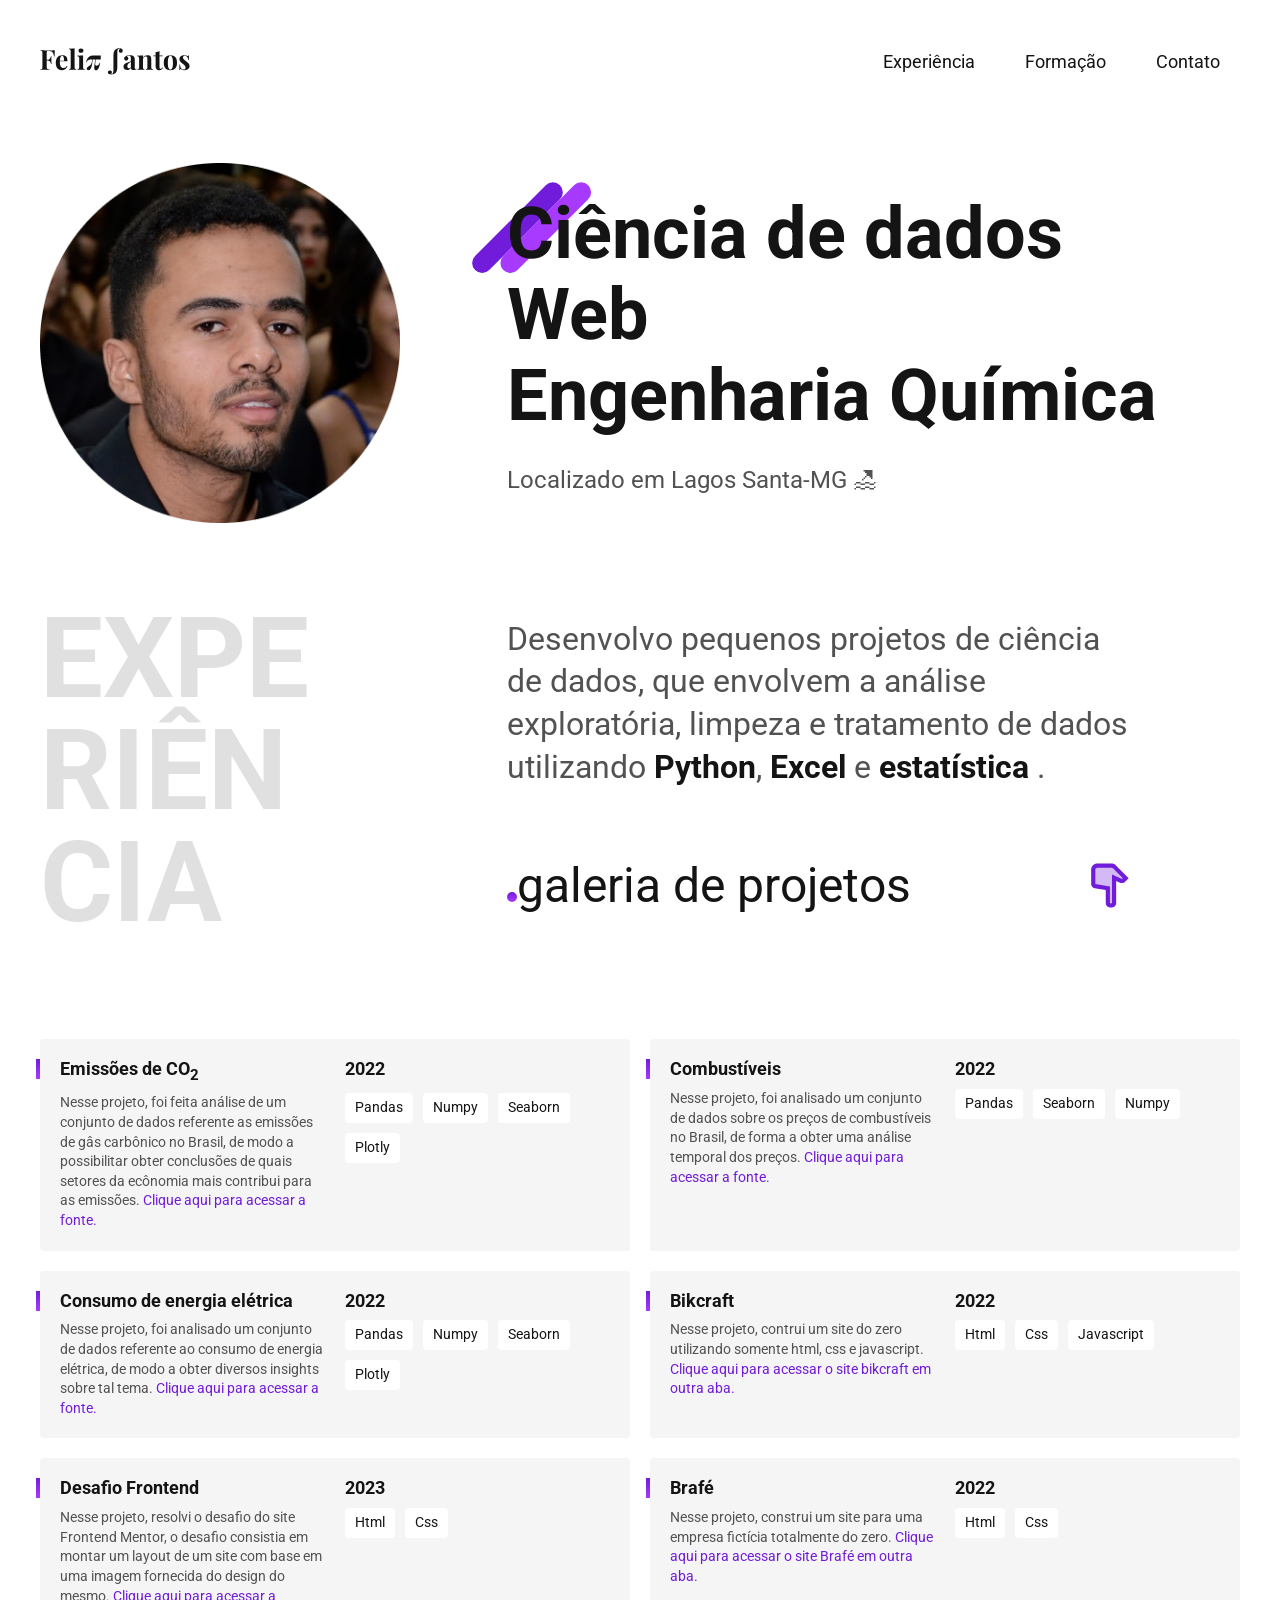
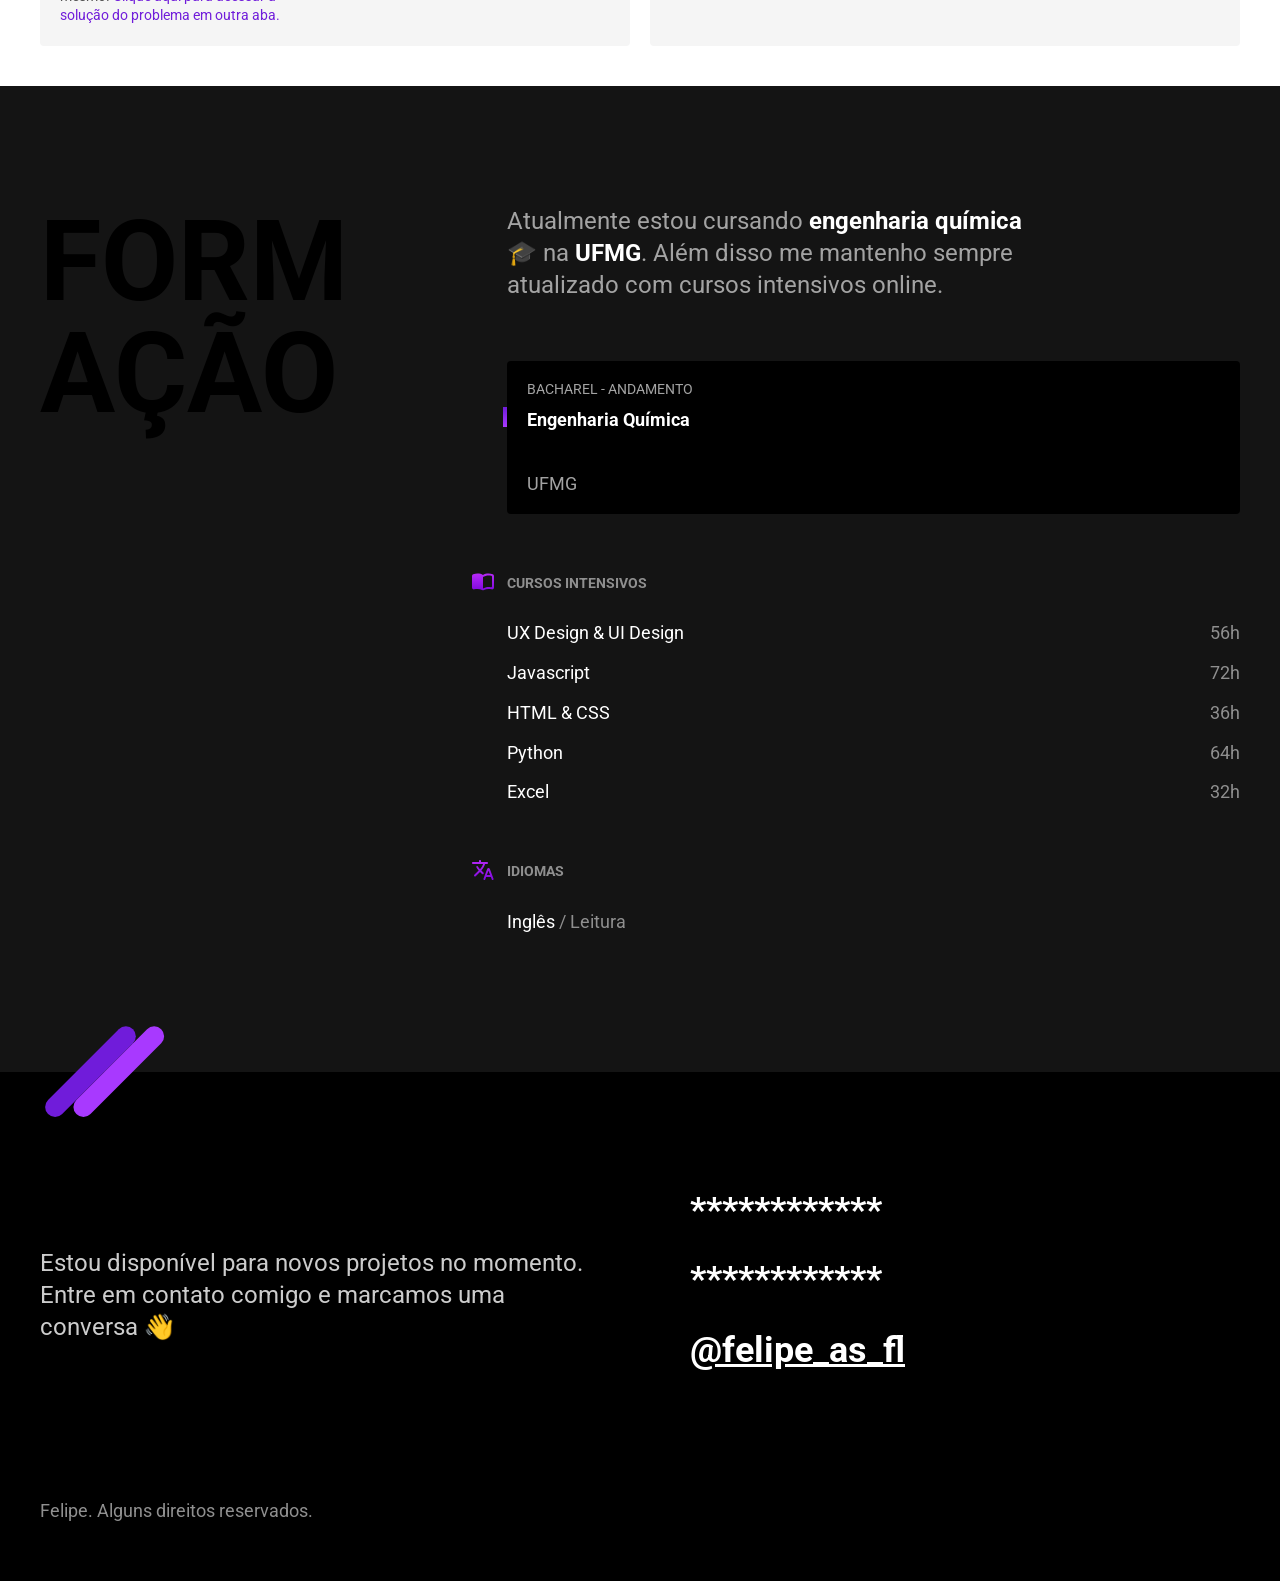
<file: index.html>
<!DOCTYPE html>
<html lang="pt-br">

<head>
  <meta charset="UTF-8">
  <meta name="viewport" content="width=device-width, initial-scale=1.0">
  <title>Felipe Santos</title>
  <meta name="description" content="Desenvolvedor Front End e UX/UI Designer Localizado no Rio de Janeiro">
  <link rel="stylesheet" href="./css/style.css">
  <link rel="preconnect" href="https://fonts.googleapis.com">
  <link rel="preconnect" href="https://fonts.gstatic.com" crossorigin>
  <link href="https://fonts.googleapis.com/css2?family=Playfair+Display:wght@400;700&display=swap" rel="stylesheet">
  <link rel="shortcut icon" href="./img/favicon.svg" type="image/x-icon">
  <link rel="preconnect" href="https://fonts.googleapis.com">
  <link rel="preconnect" href="https://fonts.gstatic.com" crossorigin>
  <link href="https://fonts.googleapis.com/css2?family=Roboto:wght@400;700&display=swap" rel="stylesheet">
  <link rel="preconnect" href="https://fonts.googleapis.com">
  <link rel="preconnect" href="https://fonts.gstatic.com" crossorigin>
  <link href="https://fonts.googleapis.com/css2?family=Carter+One&display=swap" rel="stylesheet">

</head>

<body>
  <header class="header">
    <img src="./img/marca.svg" alt="Lobo" width="150" height="58">
    <nav>
      <ul class="header-menu">
        <li><a href="#experiencia">Experiência</a></li>
        <li><a href="#formacao">Formação</a></li>
        <li><a href="#contato">Contato</a></li>
      </ul>
    </nav>
  </header>

  <main class="introducao">
    <img src="./img/perfil.png" alt="Lobo Cinza" width="360" height="520">
    <div>
      <h1>Ciência de dados <br> Web <br> Engenharia Química</h1>
      <p>Localizado em Lagos Santa-MG 🏖</p>
    </div>
  </main>

  <section class="experiencia" id="experiencia" aria-label="Experiência">
    <div class="experiencia-subtitulo">
      <h2 class="subtitulo">Experiência</h2>
      <div>
        <p class="experiencia-texto">Desenvolvo pequenos projetos de ciência de dados, que envolvem a análise exploratória, limpeza e tratamento de dados utilizando <strong>Python</strong>, <strong>Excel</strong> e <strong>estatística </strong>.</p>
        <div class="ultimos-projetos-icon">
          <p class="ultimos-projetos titulo-pr"><span class="detalhe-uprgts"></span>galeria de projetos</p>
          <img src="./img/arrow.svg" alt="">
        </div>
      </div>
    </div>
    <div class="grid-experiencia">
      <div class="empresa">

        <h3 class="empresa-titulo">Emissões de CO<sub>2</sub></h3>
        <span class="empresa-titulo">2022</span>
        <p class="empresa-texto">Nesse projeto, foi feita análise de um conjunto de dados referente as emissões de gâs carbônico no Brasil, de modo a possibilitar obter conclusões de quais setores da ecônomia mais contribui para as emissões.<a href="https://basedosdados.org/dataset/6ea3e28a-42be-401a-a066-ad87ca931e69?table=3a7cb29a-0bdf-4f44-bab1-d27872e565ff" target="_blank"> Clique aqui para acessar a fonte.</a> </p>

        <ul class="empresa-habilidades">
          <li>Pandas</li>
          <li>Numpy</li>
          <li>Seaborn</li>

          <li>Plotly</li>
        </ul>
      </div>

      <div class="empresa">

        <h3 class="empresa-titulo">Combustíveis</h3>
        <span class="empresa-titulo">2022</span>
        <p class="empresa-texto">Nesse projeto, foi analisado um conjunto de dados sobre os preços de combustíveis no Brasil, de forma a obter uma análise temporal dos preços.<a href="https://basedosdados.org/dataset/6ea3e28a-42be-401a-a066-ad87ca931e69?table=3a7cb29a-0bdf-4f44-bab1-d27872e565ff" target="_blank"> Clique aqui para acessar a fonte.</a></p>
        <ul class="empresa-habilidades">
          <li>Pandas</li>
          <li>Seaborn</li>
          <li>Numpy</li>
        </ul>
      </div>

      <div class="empresa">

        <h3 class="empresa-titulo">Consumo de energia elétrica</h3>
        <span class="empresa-titulo">2022</span>
        <p class="empresa-texto">Nesse projeto, foi analisado um conjunto de dados referente ao consumo de energia elétrica, de modo a obter diversos insights sobre tal tema.<a href="https://basedosdados.org/dataset/3e31e540-81ba-4665-9e72-3f81c176adad?table=b955feef-1649-428b-ba46-bc891d2facc2" target="_blank"> Clique aqui para acessar a fonte.</a></p>
        <ul class="empresa-habilidades">
          <li>Pandas</li>
          <li>Numpy</li>
          <li>Seaborn</li>
          <li>Plotly</li>
        </ul>
      </div>
      <div class="empresa">

        <h3 class="empresa-titulo">Bikcraft</h3>
        <span class="empresa-titulo">2022</span>
        <p class="empresa-texto">Nesse projeto, contrui um site do zero utilizando somente html, css e javascript.<a href="./projetos/bikcraft-final/index.html" target="_blank"> Clique aqui para acessar o site bikcraft em outra aba.</a> </p>

        <ul class="empresa-habilidades">
          <li>Html</li>
          <li>Css</li>
          <li>Javascript</li>
        </ul>
      </div>
      <div class="empresa">

        <h3 class="empresa-titulo">Desafio Frontend </h3>
        <span class="empresa-titulo">2023</span>
        <p class="empresa-texto">Nesse projeto, resolvi o desafio do site Frontend Mentor, o desafio consistia em montar um layout de um site com base em uma imagem fornecida do design do mesmo.<a href='./projetos/results-summary-component-main/source/index.html' target="_blank"> Clique aqui para acessar a solução do problema em outra aba.</a> </p>

        <ul class="empresa-habilidades">
          <li>Html</li>
          <li>Css</li>

        </ul>
      </div>
      <div class="empresa">

        <h3 class="empresa-titulo">Brafé </h3>
        <span class="empresa-titulo">2022</span>
        <p class="empresa-texto">Nesse projeto, construi um site para uma empresa fictícia totalmente do zero.<a href="./projetos/brafe-1-flexbox/index.html" target="_blank"> Clique aqui para acessar o site Brafé em outra aba.</a> </p>

        <ul class="empresa-habilidades">
          <li>Html</li>
          <li>Css</li>

        </ul>
      </div>

    </div>
  </section>

  <section class="formacao" id="formacao" aria-label="Formação">
    <div class="formacao-container">
      <h2 class="subtitulo">Formação</h2>

      <div>
        <p class="formacao-texto">
          Atualmente estou cursando <strong>engenharia química</strong> 🎓 na <strong>UFMG</strong>. Além disso me mantenho sempre atualizado com cursos intensivos online.
        </p>

        <ul class="faculdade-lista">
          <li class="faculdade">
            <span class="faculdade-tipo">Bacharel - andamento</span>
            <h3 class="faculdade-curso">Engenharia Química</h3>
            <span class="faculdade-instituicao">UFMG</span>
          </li>

        </ul>

        <div class="formacao-extra">
          <div class="cursos">
            <h3>Cursos Intensivos</h3>
            <ul>
              <li>UX Design & UI Design <span>56h</span></li>
              <li>Javascript<span>72h</span></li>
              <li>HTML & CSS<span>36h</span></li>
              <li>Python<span>64h</span></li>
              <li>Excel<span>32h</span></li>
            </ul>
          </div>
          <div class="idiomas">
            <h3>Idiomas</h3>
            <ul>
              <li>Inglês <span>/ Leitura</span></li>

            </ul>
          </div>
        </div>
      </div>
    </div>
  </section>

  <footer class="footer" id="contato">
    <div class="footer-container">
      <p class="footer-texto">Estou disponível para novos projetos no momento. Entre em contato comigo e marcamos uma conversa 👋</p>
      <ul class="footer-contato">
        <li>************</li>
        <li>************</li>
        <li><a href="/">@felipe_as_fl</a></li>
      </ul>
      <p class="footer-copy">Felipe. Alguns direitos reservados.</p>
    </div>
  </footer>

</body>

</html>
</file>
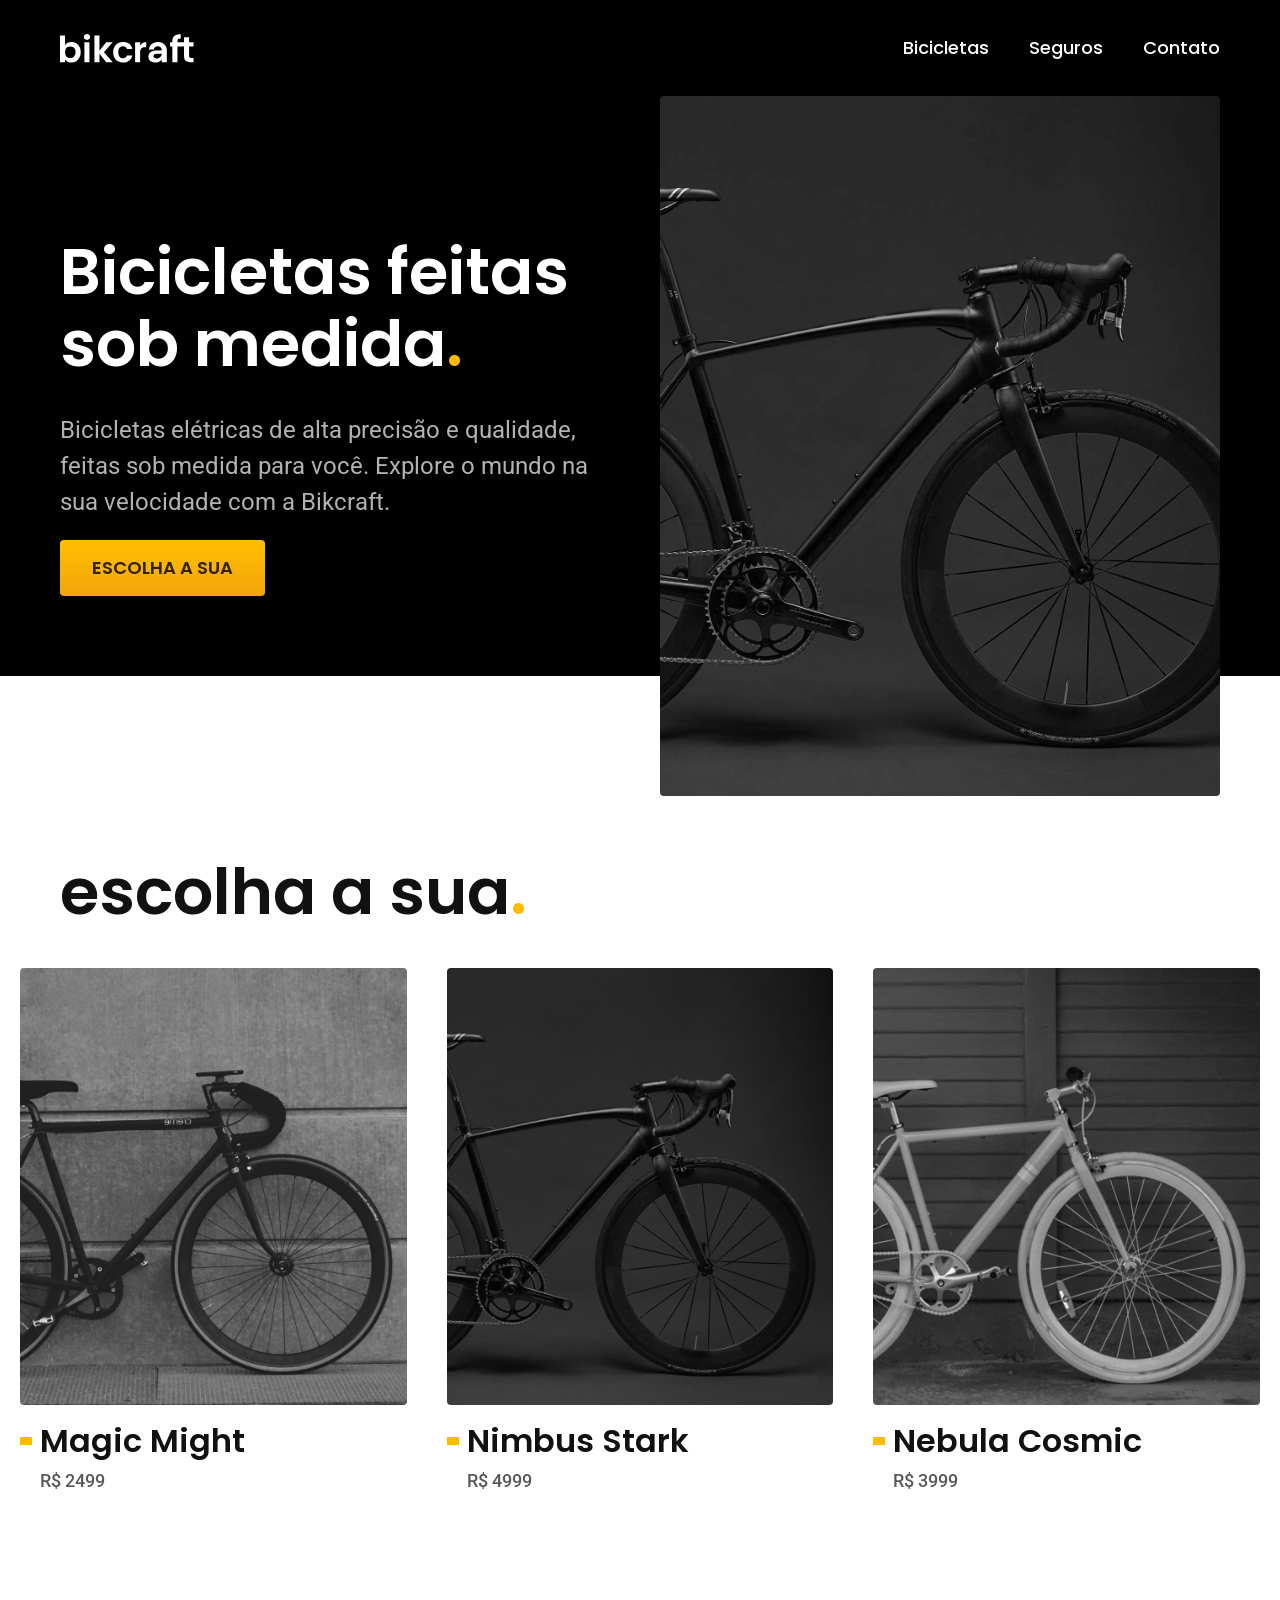
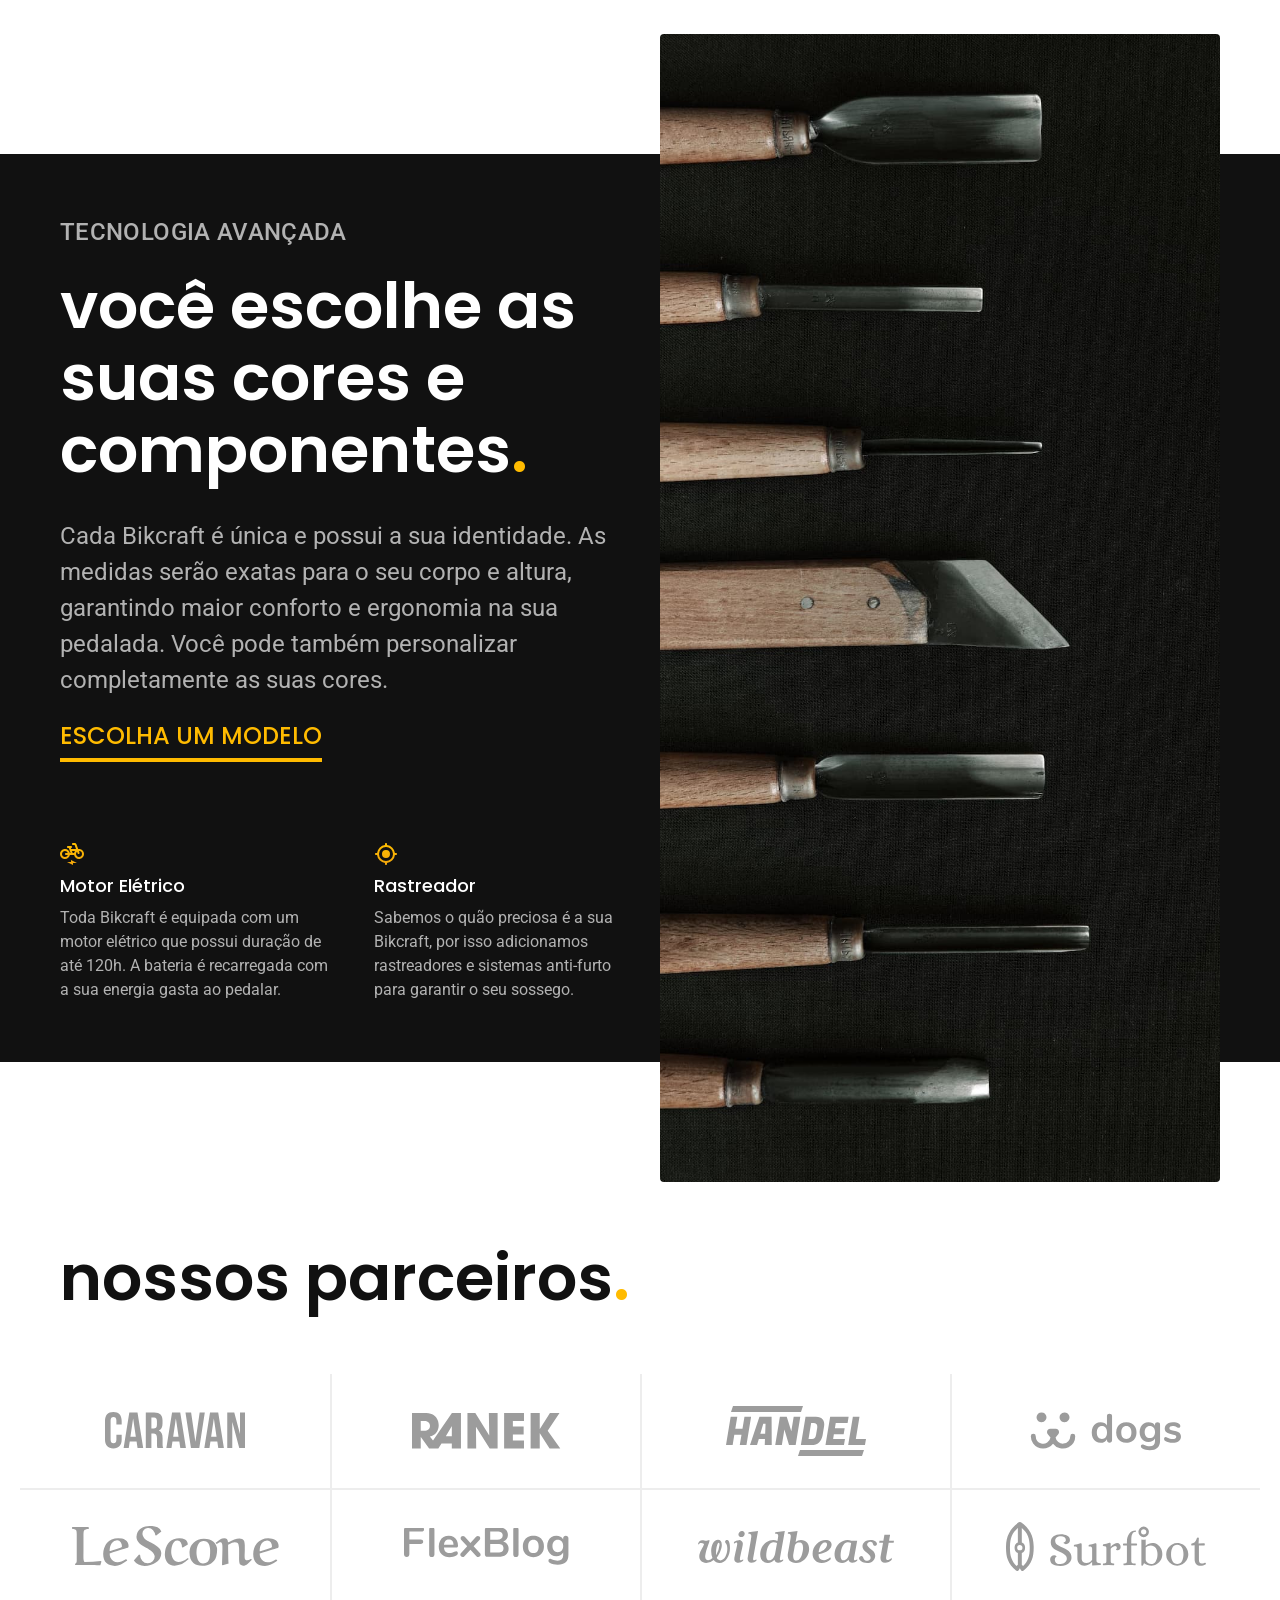
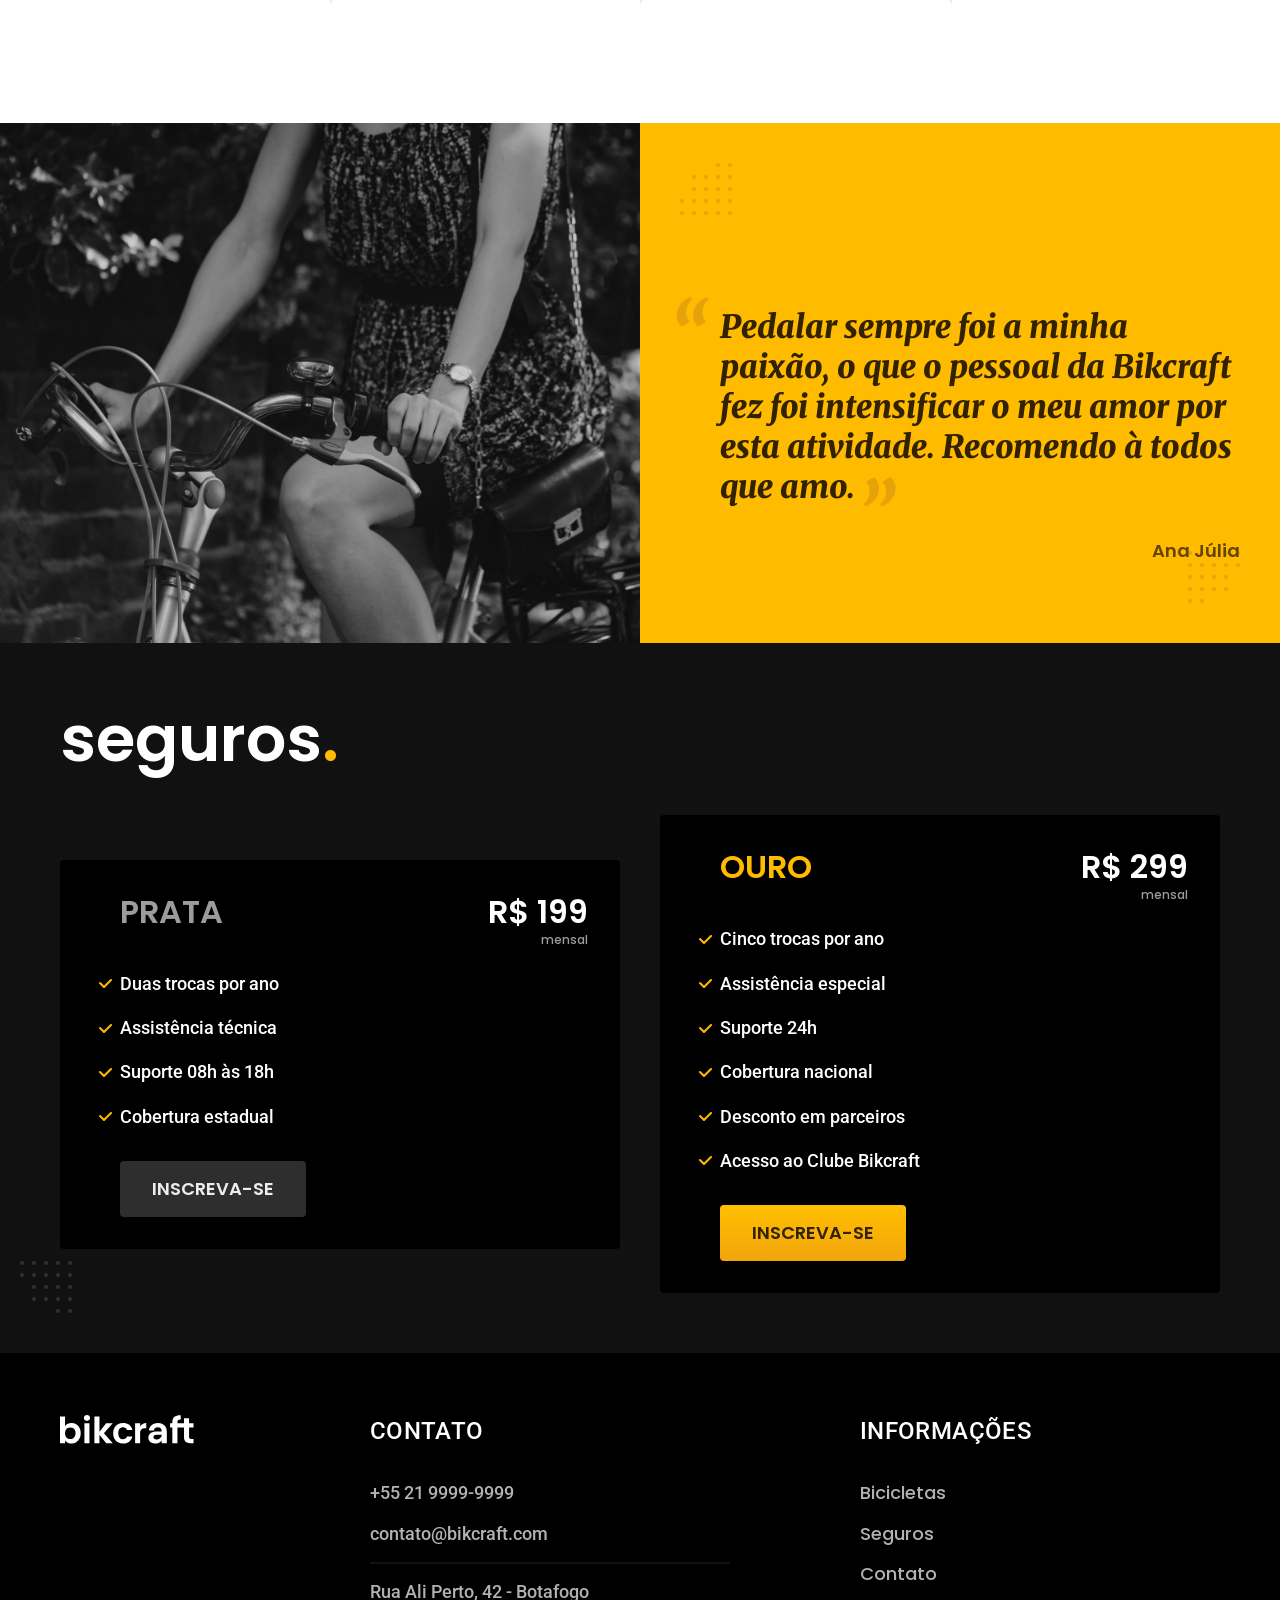
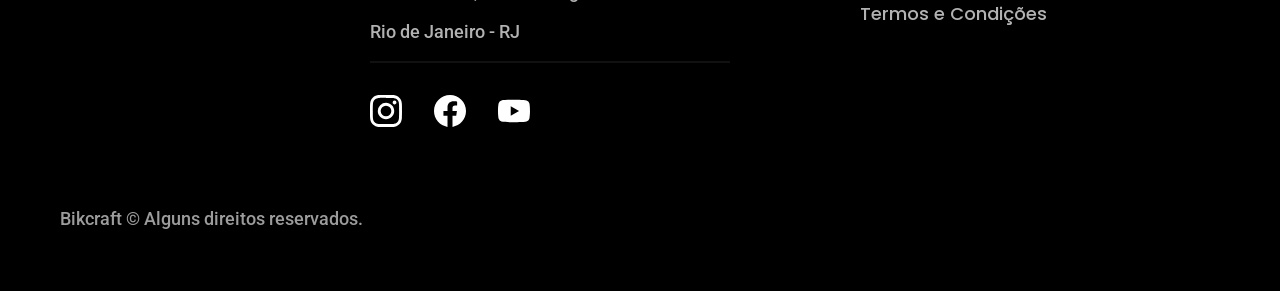
<file: projetos/bikcraft-final/index.html>
<!DOCTYPE html>
<html lang="pt-br">

<head>
  <meta charset="UTF-8">
  <meta name="viewport" content="width=device-width, initial-scale=1.0">
  <title>Bikcraft - Bicicletas Elétricas</title>
  <meta name="description" content="Bicicletas elétricas de alta precisão e qualidade,  feitas sob medida para o cliente. Explore o mundo na sua velocidade com a Bikcraft.">
  <link rel="icon" href="./favicon.svg" type="image/svg+xml">
  <link href="./css/style.css" rel="preload" as="style">
  <link href="./css/style.css" rel="stylesheet">
  <link rel="preconnect" href="https://fonts.googleapis.com">
  <link rel="preconnect" href="https://fonts.gstatic.com" crossorigin>
  <link href="https://fonts.googleapis.com/css2?family=Merriweather:ital,wght@1,900&family=Poppins:wght@500;600&family=Roboto:wght@400;500&display=swap" rel="stylesheet">
</head>

<body id="home">
  <header class="header-bg">
    <div class="header container">
      <a href="./">
        <img src="./img/bikcraft.svg" alt="Bikcraft" width="136" height="32">
      </a>
      <nav aria-label="primaria">
        <ul class="header-menu font-1-m cor-0">
          <li><a href="./bicicletas.html">Bicicletas</a></li>
          <li><a href="./seguros.html">Seguros</a></li>
          <li><a href="./contato.html">Contato</a></li>
        </ul>
      </nav>
    </div>
  </header>

  <main class="introducao-bg">
    <div class="introducao container">
      <div class="introducao-conteudo">
        <h1 class="font-1-xxl cor-0">Bicicletas feitas sob medida<span class="cor-p1">.</span></h1>
        <p class="font-2-l cor-5">Bicicletas elétricas de alta precisão e qualidade, feitas sob medida para você. Explore o mundo na sua velocidade com a Bikcraft.</p>
        <a class="botao" href="./bicicletas.html">Escolha a sua</a>
      </div>
      <picture>
        <source media="(max-width: 800px)" srcset="./img/bicicletas/nimbus.jpg">
        <img src="./img/fotos/introducao.jpg" alt="Bicicleta preta com motor elétrico" width="640" height="800">
      </picture>
    </div>
  </main>

  <article class="bicicletas-lista">
    <h2 class="container font-1-xxl">escolha a sua<span class="cor-p1">.</span></h2>

    <ul>
      <li>
        <a href="./bicicletas/magic.html">
          <img src="./img/bicicletas/magic-home.jpg" alt="Bicicleta preta" width="460" height="520">
          <h3 class="font-1-xl">Magic Might</h3>
          <span class="font-2-m cor-8">R$ 2499</span>
        </a>
      </li>
      <li>
        <a href="./bicicletas/nimbus.html">
          <img src="./img/bicicletas/nimbus-home.jpg" alt="Bicicleta preta" width="460" height="520">
          <h3 class="font-1-xl">Nimbus Stark</h3>
          <span class="font-2-m cor-8">R$ 4999</span>
        </a>
      </li>
      <li>
        <a href="./bicicletas/nebula.html">
          <img src="./img/bicicletas/nebula-home.jpg" alt="Bicicleta branca" width="460" height="520">
          <h3 class="font-1-xl">Nebula Cosmic</h3>
          <span class="font-2-m cor-8">R$ 3999</span>
        </a>
      </li>
    </ul>
  </article>

  <article class="tecnologia-bg">
    <div class="tecnologia container">
      <div class="tecnologia-conteudo">
        <span class="font-2-l-b cor-5">Tecnologia Avançada</span>
        <h2 class="font-1-xxl cor-0">você escolhe as<br>suas cores e<br>componentes<span class="cor-p1">.</span></h2>
        <p class="font-2-l cor-5">Cada Bikcraft é única e possui a sua identidade. As medidas serão exatas para o seu corpo e altura, garantindo maior conforto e ergonomia na sua pedalada. Você pode também personalizar completamente as suas cores.</p>
        <a class="link" href="./bicicletas.html">Escolha um modelo</a>
        <div class="tecnologia-vantagens">
          <div>
            <img src="./img/icones/eletrica.svg" alt="" width="24" height="24">
            <h3 class="font-1-m cor-0">Motor Elétrico</h3>
            <p class="font-2-s cor-5">Toda Bikcraft é equipada com um motor elétrico que possui duração de até 120h. A bateria é recarregada com a sua energia gasta ao pedalar.</p>
          </div>
          <div>
            <img src="./img/icones/rastreador.svg" alt="" width="24" height="24">
            <h3 class="font-1-m cor-0">Rastreador</h3>
            <p class="font-2-s cor-5">Sabemos o quão preciosa é a sua Bikcraft, por isso adicionamos rastreadores e sistemas anti-furto para garantir o seu sossego.</p>
          </div>
        </div>
      </div>
      <div class="tecnologia-imagem">
        <img src="./img/fotos/tecnologia.jpg" alt="" width="700" height="1120">
      </div>
    </div>
  </article>

  <section class="parceiros" aria-label="Nossos Parceiros">
    <h2 class="container font-1-xxl">nossos parceiros<span class="cor-p1">.</span></h2>
    <ul>
      <li><img src="./img/parceiros/caravan.svg" alt="Caravan" width="140" height="38"></li>
      <li><img src="./img/parceiros/ranek.svg" alt="Ranek" width="149" height="36"></li>
      <li><img src="./img/parceiros/handel.svg" alt="Handel" width="140" height="50"></li>
      <li><img src="./img/parceiros/dogs.svg" alt="Dogs" width="152" height="39"></li>
      <li><img src="./img/parceiros/lescone.svg" alt="LeScone" width="208" height="41"></li>
      <li><img src="./img/parceiros/flexblog.svg" alt="FlexBlog" width="165" height="38"></li>
      <li><img src="./img/parceiros/wildbeast.svg" alt="Wildbeast" width="196" height="34"></li>
      <li><img src="./img/parceiros/surfbot.svg" alt="Surfbot" width="200" height="49"></li>
    </ul>
  </section>

  <section class="depoimento" aria-label="Depoimento">
    <div>
      <img src="./img/fotos/depoimento.jpg" alt="Pessoa pedalando uma bicileta Bikcraft" width="780" height="680">
    </div>
    <div class="depoimento-conteudo">
      <blockquote class="font-1-xl cor-p5">
        <p>Pedalar sempre foi a minha paixão, o que o pessoal da Bikcraft fez foi intensificar o meu amor por esta atividade. Recomendo à todos que amo.</p>
      </blockquote>
      <span class="font-1-m-b cor-p4">Ana Júlia</span>
    </div>
  </section>

  <article class="seguros-bg">
    <div class="seguros container">
      <h2 class="font-1-xxl cor-0">seguros<span class="cor-p1">.</span></h2>
      <div class="seguros-item">
        <h3 class="font-1-xl cor-6">PRATA</h3>
        <span class="font-1-xl cor-0">R$ 199 <span class="font-1-xs cor-6">mensal</span></span>
        <ul class="font-2-m cor-0">
          <li>Duas trocas por ano</li>
          <li>Assistência técnica</li>
          <li>Suporte 08h às 18h</li>
          <li>Cobertura estadual</li>
        </ul>
        <a class="botao secundario" href="./orcamento.html?tipo=seguro&produto=prata">Inscreva-se</a>
      </div>
      <div class="seguros-item">
        <h3 class="font-1-xl cor-p1">OURO</h3>
        <span class="font-1-xl cor-0">R$ 299 <span class="font-1-xs cor-6">mensal</span></span>
        <ul class="font-2-m cor-0">
          <li>Cinco trocas por ano</li>
          <li>Assistência especial</li>
          <li>Suporte 24h</li>
          <li>Cobertura nacional</li>
          <li>Desconto em parceiros</li>
          <li>Acesso ao Clube Bikcraft</li>
        </ul>
        <a class="botao" href="./orcamento.html?tipo=seguro&produto=ouro">Inscreva-se</a>
      </div>
    </div>
  </article>

  <footer class="footer-bg">
    <div class="footer container">
      <img src="./img/bikcraft.svg" alt="Bikcraft" width="136" height="32">
      <div class="footer-contato">
        <h3 class="font-2-l-b cor-0">Contato</h3>
        <ul class="font-2-m cor-5">
          <li>+55 21 9999-9999</li>
          <li>contato@bikcraft.com</li>
          <li>Rua Ali Perto, 42 - Botafogo</li>
          <li>Rio de Janeiro - RJ</li>
        </ul>
        <div class="footer-redes">
          <a href="./"><img src="./img/redes/instagram.svg" alt="Instagram" width="32" height="32"></a>
          <a href="./"><img src="./img/redes/facebook.svg" alt="Facebook" width="32" height="32"></a>
          <a href="./"><img src="./img/redes/youtube.svg" alt="Youtube" width="32" height="32"></a>
        </div>
      </div>
      <div class="footer-informacoes">
        <h3 class="font-2-l-b cor-0">Informações</h3>
        <nav>
          <ul class="font-1-m cor-5">
            <li><a href="./bicicletas.html">Bicicletas</a></li>
            <li><a href="./seguros.html">Seguros</a></li>
            <li><a href="./contato.html">Contato</a></li>
            <li><a href="./termos.html">Termos e Condições</a></li>
          </ul>
        </nav>
      </div>
      <p class="font-2-m cor-6 footer-copy">Bikcraft © Alguns direitos reservados.</p>
    </div>
  </footer>

  <script src="./js/script.js"></script>
</body>

</html>
</file>
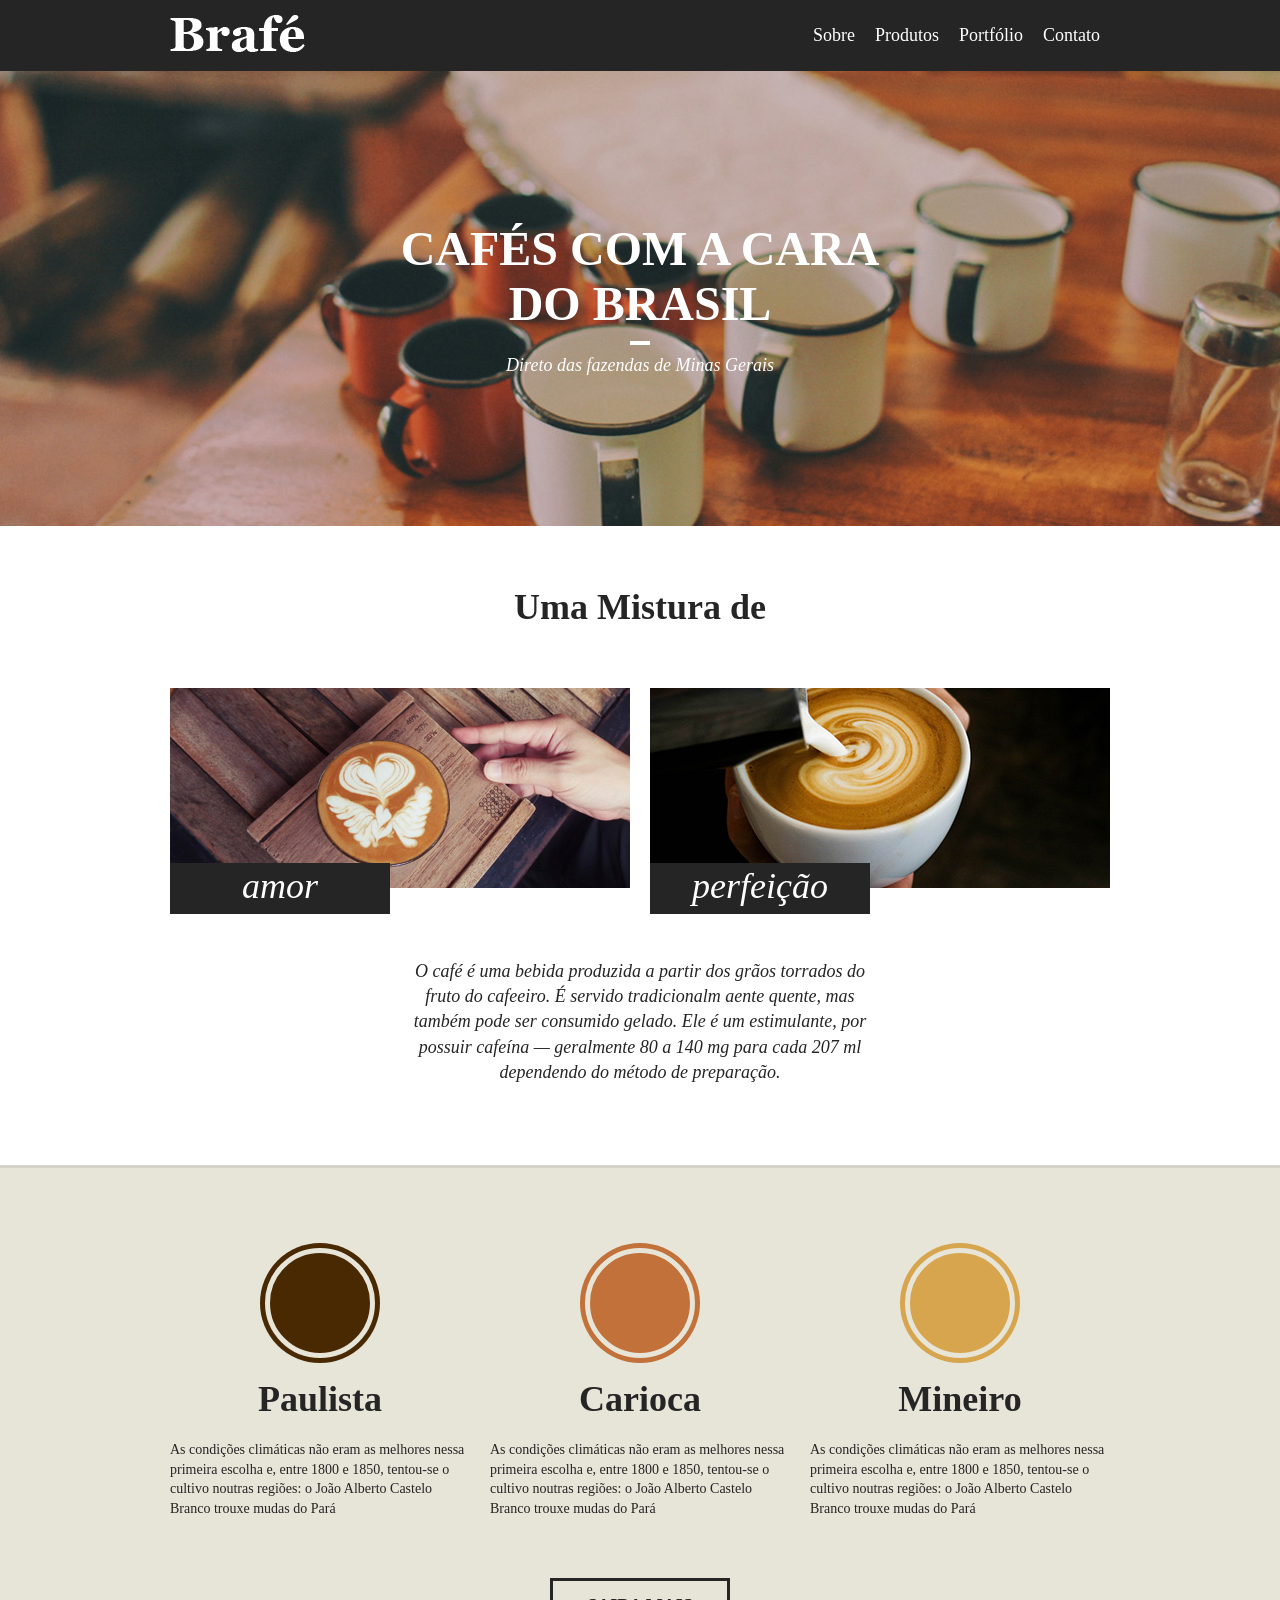
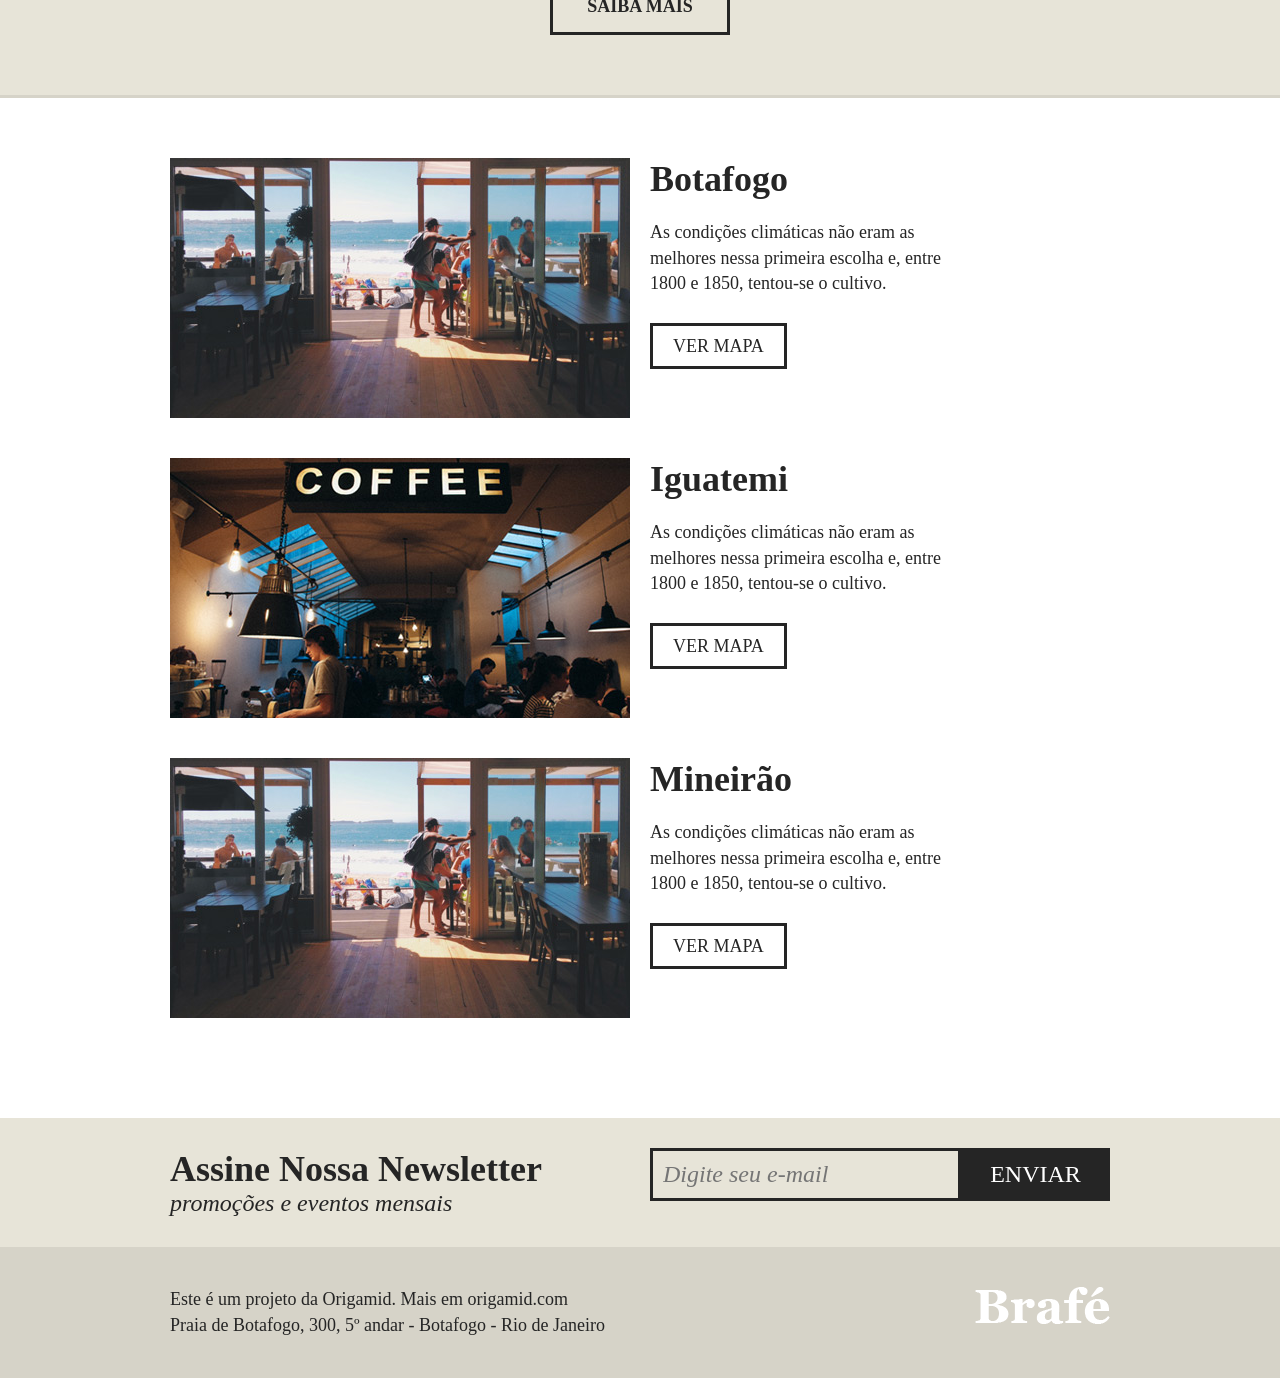
<file: projetos/brafe-1-flexbox/index.html>
<!DOCTYPE html>
<html>
<head>
	<title>Brafé 1</title>
	<meta charset="utf-8">
	<meta name="viewport" content="width=device-width, initial-scale=1, shrink-to-fit=no">
	<link rel="stylesheet" type="text/css" href="css/style.css">
</head>
<body>
	
	<header class="menu">
		<div class="container">
			<a class="menu-logo" href="#"><img src="img/brafe.png" alt="Brafé"></a>	
			<nav class="menu-nav">
				<ul>
					<li><a href="#">Sobre</a></li>
					<li><a href="#">Produtos</a></li>
					<li><a href="#">Portfólio</a></li>
					<li><a href="#">Contato</a></li>
				</ul>
			</nav>
		</div>
	</header>
	
	<main class="intro">
		<h1>Cafés com a cara<br>do Brasil</h1>
		<p>Direto das fazendas de Minas Gerais</p>
	</main>
	
	<section class="sobre">
		<h2>Uma Mistura de</h2>
		<div class="container">
			<div class="sobre-item">
				<img src="img/cafe-1.jpg">
				<h3>amor</h3>
			</div>
			<div class="sobre-item">
				<img src="img/cafe-2.jpg">
				<h3>perfeição</h3>
			</div>
		</div>
		<p>O café é uma bebida produzida a partir dos grãos torrados do fruto do cafeeiro. É servido tradicionalm
aente quente, mas também pode ser consumido gelado. Ele é um estimulante, por possuir cafeína — geralmente 80 a 140 mg para cada 207 ml dependendo do método de preparação.</p>
	</section>
	
	<section class="produtos">
		<div class="container">
			<div class="produtos-item">
				<h2 class="produtos-paulista">Paulista</h2>
				<p>As condições climáticas não eram as melhores nessa primeira escolha e, entre 1800 e 1850, tentou-se o cultivo noutras regiões: o João Alberto Castelo Branco trouxe mudas do Pará</p>
			</div>
			<div class="produtos-item">
				<h2 class="produtos-carioca">Carioca</h2>
				<p>As condições climáticas não eram as melhores nessa primeira escolha e, entre 1800 e 1850, tentou-se o cultivo noutras regiões: o João Alberto Castelo Branco trouxe mudas do Pará</p>
			</div>
			<div class="produtos-item">
				<h2 class="produtos-mineiro">Mineiro</h2>
				<p>As condições climáticas não eram as melhores nessa primeira escolha e, entre 1800 e 1850, tentou-se o cultivo noutras regiões: o João Alberto Castelo Branco trouxe mudas do Pará</p>
			</div>
		</div>
		<a class="produtos-btn" href="#">Saiba Mais</a>
	</section>
	
	<section class="locais">
		<div class="locais-item container">
			<div class="locais-img">
				<img src="img/botafogo.jpg" alt="Brafé unidade Botafogo">
			</div>
			<div class="locais-info">
				<h2>Botafogo</h2>
				<p>As condições climáticas não eram as melhores nessa primeira escolha e, entre 1800 e 1850, tentou-se o cultivo.</p>
				<a href="#">Ver Mapa</a>
			</div>
		</div>
		
		<div class="locais-item container">
			<div class="locais-img">
				<img src="img/iguatemi.jpg" alt="Brafé unidade Iguatemi">
			</div>
			<div class="locais-info">
				<h2>Iguatemi</h2>
				<p>As condições climáticas não eram as melhores nessa primeira escolha e, entre 1800 e 1850, tentou-se o cultivo.</p>
				<a href="#">Ver Mapa</a>
			</div>
		</div>
		
		<div class="locais-item container">
			<div class="locais-img">
				<img src="img/botafogo.jpg" alt="Brafé unidade Mineirão">
			</div>
			<div class="locais-info">
				<h2>Mineirão</h2>
				<p>As condições climáticas não eram as melhores nessa primeira escolha e, entre 1800 e 1850, tentou-se o cultivo.</p>
				<a href="#">Ver Mapa</a>
			</div>
		</div>
	
	</section>
	
	<section class="assine">
		<div class="container">
			<div class="assine-info">
				<h2>Assine Nossa Newsletter</h2>
				<p>promoções e eventos mensais</p>
			</div>
			<form>
				<label>E-mail</label>
				<input type="text" placeholder="Digite seu e-mail">
				<button type="submit">Enviar</button>
			</form>
		</div>
	</section>
	
	<footer class="footer">
		<div class="container">
			<p>Este é um projeto da Origamid. Mais em origamid.com<br>Praia de Botafogo, 300, 5º andar - Botafogo - Rio de Janeiro</p>
			<div class="footer-img">
				<img src="img/brafe.png" alt="Brafé">
			</div>
		</div>
	</footer>
	
</body>
</html>
</file>
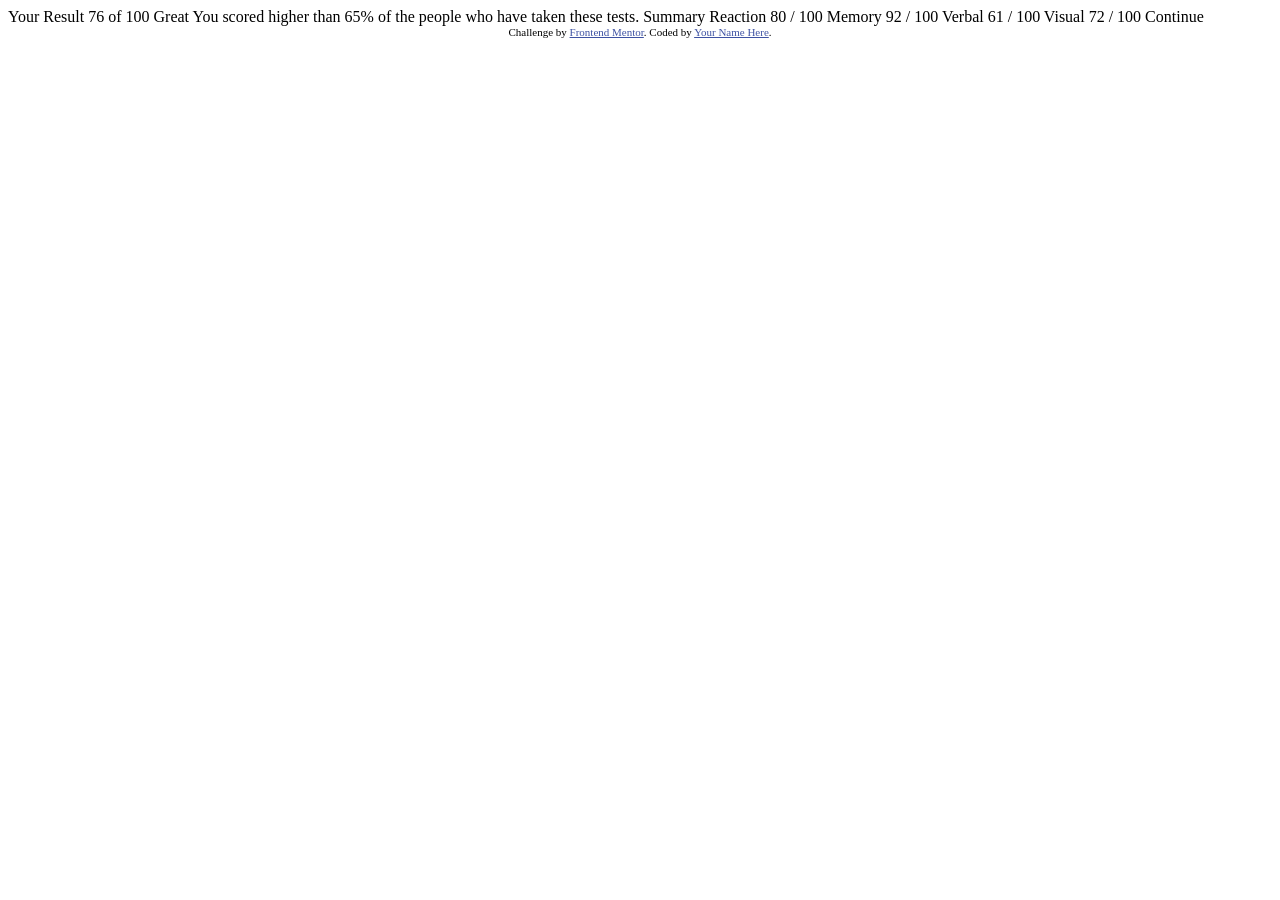
<file: projetos/results-summary-component-main/index.html>
<!DOCTYPE html>
<html lang="en">
<head>
  <meta charset="UTF-8">
  <meta name="viewport" content="width=device-width, initial-scale=1.0"> <!-- displays site properly based on user's device -->

  <link rel="icon" type="image/png" sizes="32x32" href="./assets/images/favicon-32x32.png">
  
  <title>Frontend Mentor | Results summary component</title>

  <!-- Feel free to remove these styles or customise in your own stylesheet 👍 -->
  <style>
    .attribution { font-size: 11px; text-align: center; }
    .attribution a { color: hsl(228, 45%, 44%); }
  </style>
</head>
<body>

  Your Result
  76
  of 100

  Great
  You scored higher than 65% of the people who have taken these tests.
  
  Summary

  Reaction
  80 / 100

  Memory
  92 / 100

  Verbal
  61 / 100

  Visual
  72 / 100

  Continue
  
  <div class="attribution">
    Challenge by <a href="https://www.frontendmentor.io?ref=challenge" target="_blank">Frontend Mentor</a>. 
    Coded by <a href="#">Your Name Here</a>.
  </div>
</body>
</html>
</file>
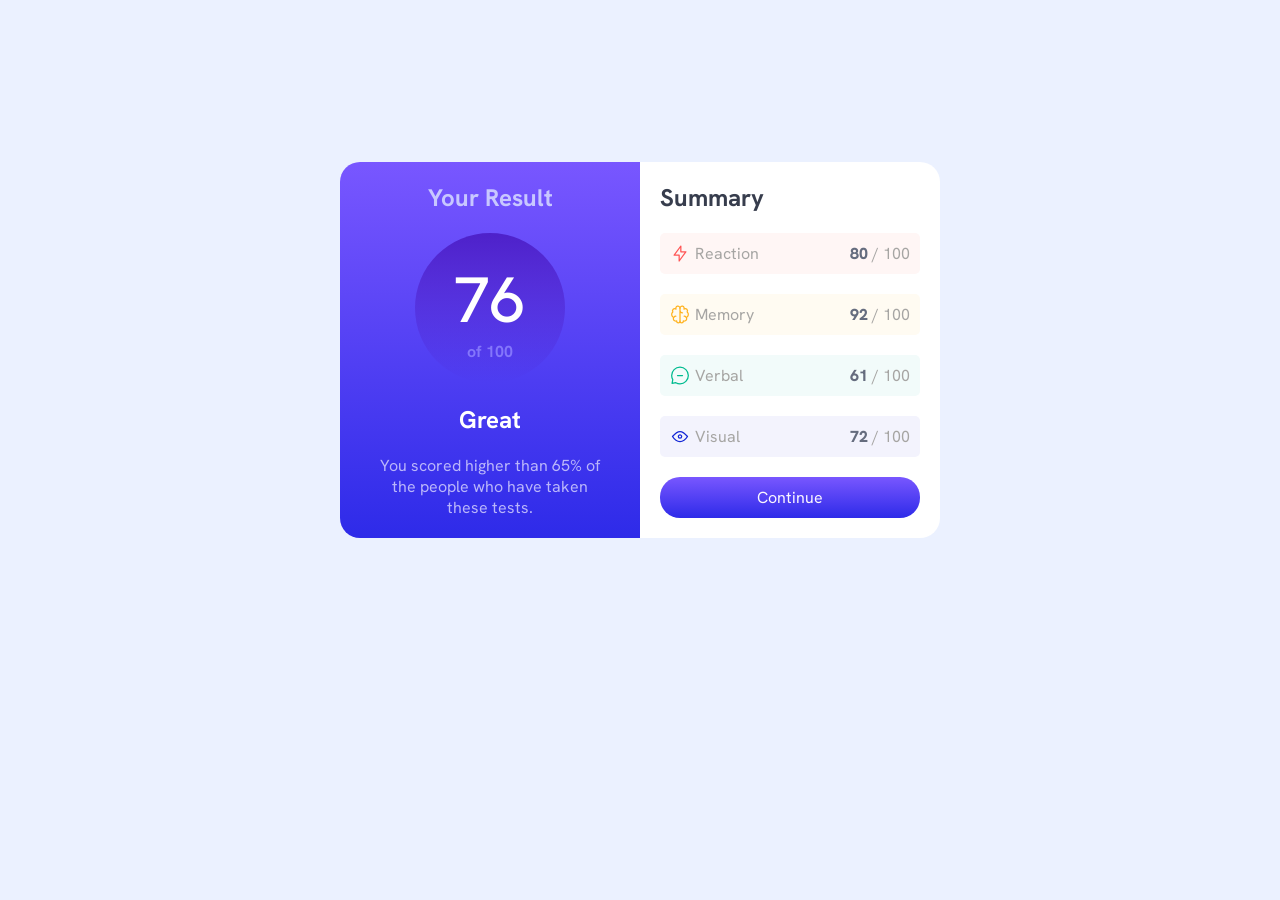
<file: projetos/results-summary-component-main/source/index.html>
<!DOCTYPE html>
<html lang="en">

<head>
  <meta charset="UTF-8">
  <meta name="viewport" content="width=device-width, initial-scale=1.0">
  <title>Summary</title>
  <link rel="shortcut icon" href="../assets/images/favicon-32x32.png" type="image/x-icon">
  <link rel="stylesheet" href="style.css">
  <link rel="preconnect" href="https://fonts.googleapis.com">
  <link rel="preconnect" href="https://fonts.gstatic.com" crossorigin>
  <link href="https://fonts.googleapis.com/css2?family=Hanken+Grotesk:wght@500;700;800&display=swap" rel="stylesheet">
</head>

<body>

  <main>
    <section class="c-1">
      <h1>Your Result</h1>
      <span class="circle"> <span class="p-76">76</span> <span class="p-of">of 100</span></span>
      <h2>Great</h2>
      <p>You scored higher than 65% of <br> the people who have taken <br> these tests. </p>
    </section>
    <section class="c-2">
      <h1>Summary</h1>
      <div class="icon-grid">
        <div class="icon-flex">
          <img src="../assets/images/icon-reaction.svg" alt="icon-reaction">
          <span>Reaction</span>
        </div>
        <span> <strong>80</strong> / 100</span>
      </div>
      <div class="icon-grid">
        <div class="icon-flex">
          <img src="../assets/images/icon-memory.svg" alt="icon-memory">
          <span>Memory</span>
        </div>
        <span> <strong>92</strong> / 100</span>
      </div>
      <div class="icon-grid">
        <div class="icon-flex">
          <img src="../assets/images/icon-verbal.svg" alt="icon-verbal">
          <span>Verbal</span>
        </div>
        <span> <strong>61</strong> / 100</span>
      </div>
      <div class="icon-grid">
        <div class="icon-flex">
          <img src="../assets/images/icon-visual.svg" alt="icon-visual">
          <span>Visual</span>
        </div>
        <span> <strong>72</strong> / 100</span>
      </div>

      <a href="" class="btn-continue">Continue</a>

    </section>
  </main>

</body>

</html>
</file>
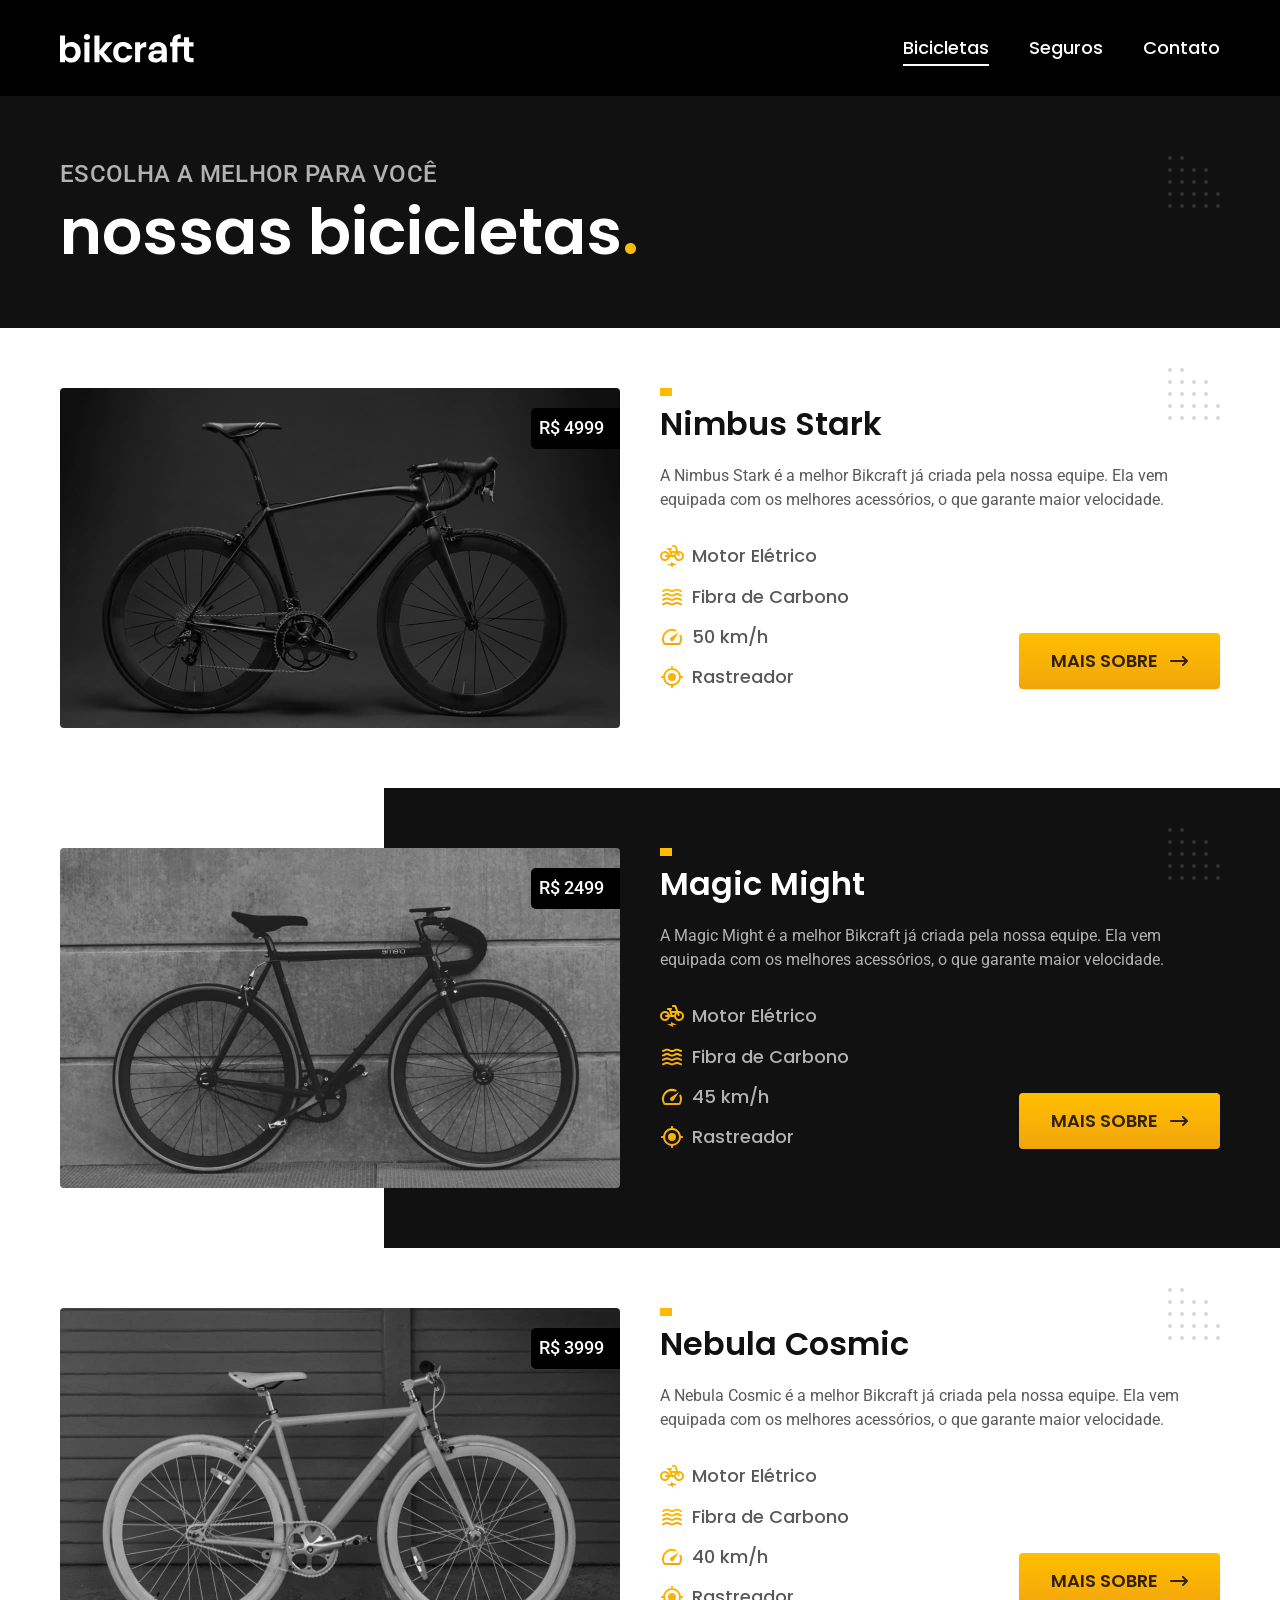
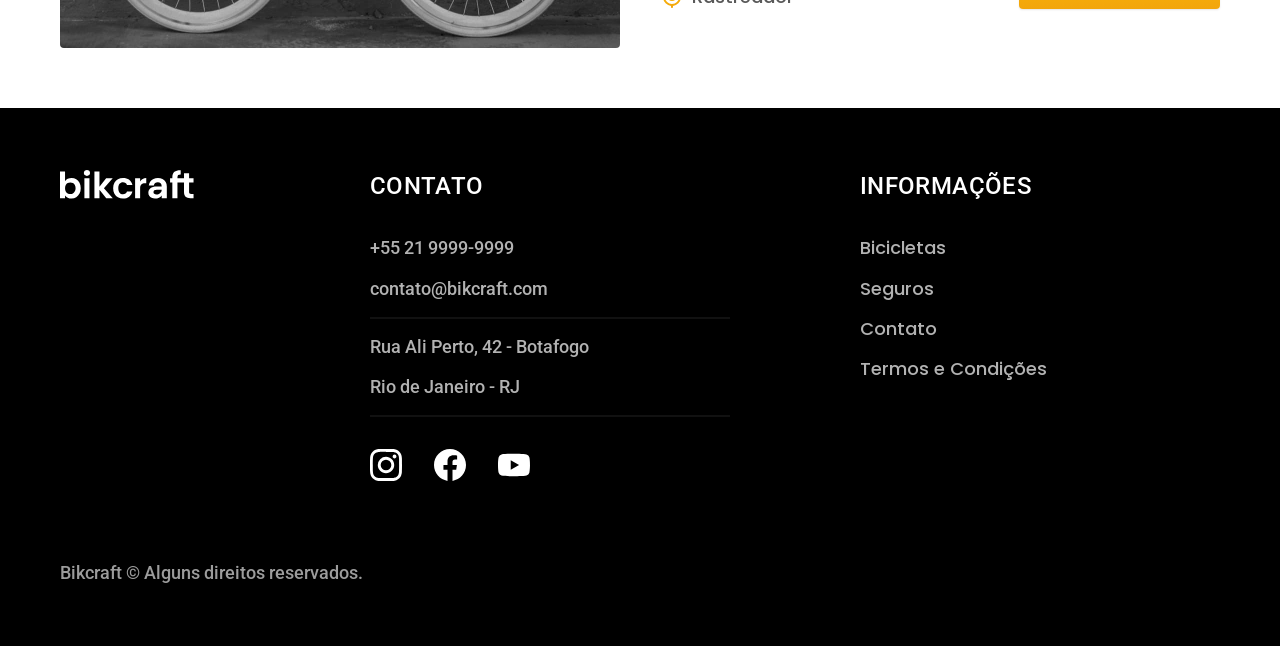
<file: projetos/bikcraft-final/bicicletas.html>
<!DOCTYPE html>
<html lang="pt-br">

<head>
  <meta charset="UTF-8">
  <meta name="viewport" content="width=device-width, initial-scale=1.0">
  <title>Bicicletas | Bikcraft</title>
  <meta name="description" content="Bicicletas elétricas de alta precisão e qualidade,  feitas sob medida para o cliente. Explore o mundo na sua velocidade com a Bikcraft.">

  <link rel="icon" href="./favicon.svg" type="image/svg+xml">

  <link href="./css/style.css" rel="preload" as="style">
  <link href="./css/style.css" rel="stylesheet">

  <link rel="preconnect" href="https://fonts.googleapis.com">
  <link rel="preconnect" href="https://fonts.gstatic.com" crossorigin>
  <link href="https://fonts.googleapis.com/css2?family=Merriweather:ital,wght@1,900&family=Poppins:wght@500;600&family=Roboto:wght@400;500&display=swap" rel="stylesheet">
</head>

<body id="bicicletas">
  <header class="header-bg">
    <div class="header container">
      <a href="./">
        <img src="./img/bikcraft.svg" alt="Bikcraft" width="136" height="32">
      </a>
      <nav aria-label="primaria">
        <ul class="header-menu font-1-m cor-0">
          <li><a href="./bicicletas.html">Bicicletas</a></li>
          <li><a href="./seguros.html">Seguros</a></li>
          <li><a href="./contato.html">Contato</a></li>
        </ul>
      </nav>
    </div>
  </header>

  <main>
    <div class="titulo">
      <div class="container">
        <p class="font-2-l-b cor-5">Escolha a melhor para você</p>
        <h1 class="font-1-xxl cor-0">nossas bicicletas<span class="cor-p1">.</span></h1>
      </div>
    </div>

    <div class="bicicletas-bg">
      <div class="bicicletas container">
        <div class="bicicletas-imagem">
          <img src="./img/bicicletas/nimbus.jpg" alt="Bicicleta preta" width="1120" height="680">
          <span class="font-2-m cor-0">R$ 4999</span>
        </div>
        <div class="bicicletas-conteudo">
          <h2 class="font-1-xl">Nimbus Stark</h2>
          <p class="font-2-s cor-8">A Nimbus Stark é a melhor Bikcraft já criada pela nossa equipe. Ela vem equipada com os melhores acessórios, o que garante maior velocidade.</p>
          <ul class="font-1-m cor-8">
            <li><img src="./img/icones/eletrica.svg" alt=""><span>Motor Elétrico</span></li>
            <li><img src="./img/icones/carbono.svg" alt=""><span>Fibra de Carbono</span></li>
            <li><img src="./img/icones/velocidade.svg" alt=""><span>50 km/h</span></li>
            <li><img src="./img/icones/rastreador.svg" alt=""><span>Rastreador</span></li>
          </ul>
          <a class="botao seta" href="./bicicletas/nimbus.html">Mais Sobre</a>
        </div>
      </div>
    </div>

    <div class="bicicletas-bg">
      <div class="bicicletas container">
        <div class="bicicletas-imagem">
          <img src="./img/bicicletas/magic.jpg" alt="Bicicleta preta" width="1120" height="680">
          <span class="font-2-m cor-0">R$ 2499</span>
        </div>
        <div class="bicicletas-conteudo">
          <h2 class="font-1-xl cor-0">Magic Might</h2>
          <p class="font-2-s cor-5">A Magic Might é a melhor Bikcraft já criada pela nossa equipe. Ela vem equipada com os melhores acessórios, o que garante maior velocidade.</p>
          <ul class="font-1-m cor-5">
            <li><img src="./img/icones/eletrica.svg" alt=""><span>Motor Elétrico</span></li>
            <li><img src="./img/icones/carbono.svg" alt=""><span>Fibra de Carbono</span></li>
            <li><img src="./img/icones/velocidade.svg" alt=""><span>45 km/h</span></li>
            <li><img src="./img/icones/rastreador.svg" alt=""><span>Rastreador</span></li>
          </ul>
          <a class="botao seta" href="./bicicletas/magic.html">Mais Sobre</a>
        </div>
      </div>
    </div>

    <div class="bicicletas-bg">
      <div class="bicicletas container">
        <div class="bicicletas-imagem">
          <img src="./img/bicicletas/nebula.jpg" alt="Bicicleta branca" width="1120" height="680">
          <span class="font-2-m cor-0">R$ 3999</span>
        </div>
        <div class="bicicletas-conteudo">
          <h2 class="font-1-xl">Nebula Cosmic</h2>
          <p class="font-2-s cor-8">A Nebula Cosmic é a melhor Bikcraft já criada pela nossa equipe. Ela vem equipada com os melhores acessórios, o que garante maior velocidade.</p>
          <ul class="font-1-m cor-8">
            <li><img src="./img/icones/eletrica.svg" alt=""><span>Motor Elétrico</span></li>
            <li><img src="./img/icones/carbono.svg" alt=""><span>Fibra de Carbono</span></li>
            <li><img src="./img/icones/velocidade.svg" alt=""><span>40 km/h</span></li>
            <li><img src="./img/icones/rastreador.svg" alt=""><span>Rastreador</span></li>
          </ul>
          <a class="botao seta" href="./bicicletas/nebula.html">Mais Sobre</a>
        </div>
      </div>
    </div>
  </main>

  <footer class="footer-bg">
    <div class="footer container">
      <img src="./img/bikcraft.svg" alt="Bikcraft">
      <div class="footer-contato">
        <h3 class="font-2-l-b cor-0">Contato</h3>
        <ul class="font-2-m cor-5">
          <li>+55 21 9999-9999</li>
          <li>contato@bikcraft.com</li>
          <li>Rua Ali Perto, 42 - Botafogo</li>
          <li>Rio de Janeiro - RJ</li>
        </ul>
        <div class="footer-redes">
          <a href="./"><img src="./img/redes/instagram.svg" alt="Instagram"></a>
          <a href="./"><img src="./img/redes/facebook.svg" alt="Facebook"></a>
          <a href="./"><img src="./img/redes/youtube.svg" alt="Youtube"></a>
        </div>
      </div>
      <div class="footer-informacoes">
        <h3 class="font-2-l-b cor-0">Informações</h3>
        <nav>
          <ul class="font-1-m cor-5">
            <li><a href="./bicicletas.html">Bicicletas</a></li>
            <li><a href="./seguros.html">Seguros</a></li>
            <li><a href="./contato.html">Contato</a></li>
            <li><a href="./termos.html">Termos e Condições</a></li>
          </ul>
        </nav>
      </div>
      <p class="font-2-m cor-6 footer-copy">Bikcraft © Alguns direitos reservados.</p>
    </div>
  </footer>

  <script src="./js/script.js"></script>
</body>

</html>
</file>
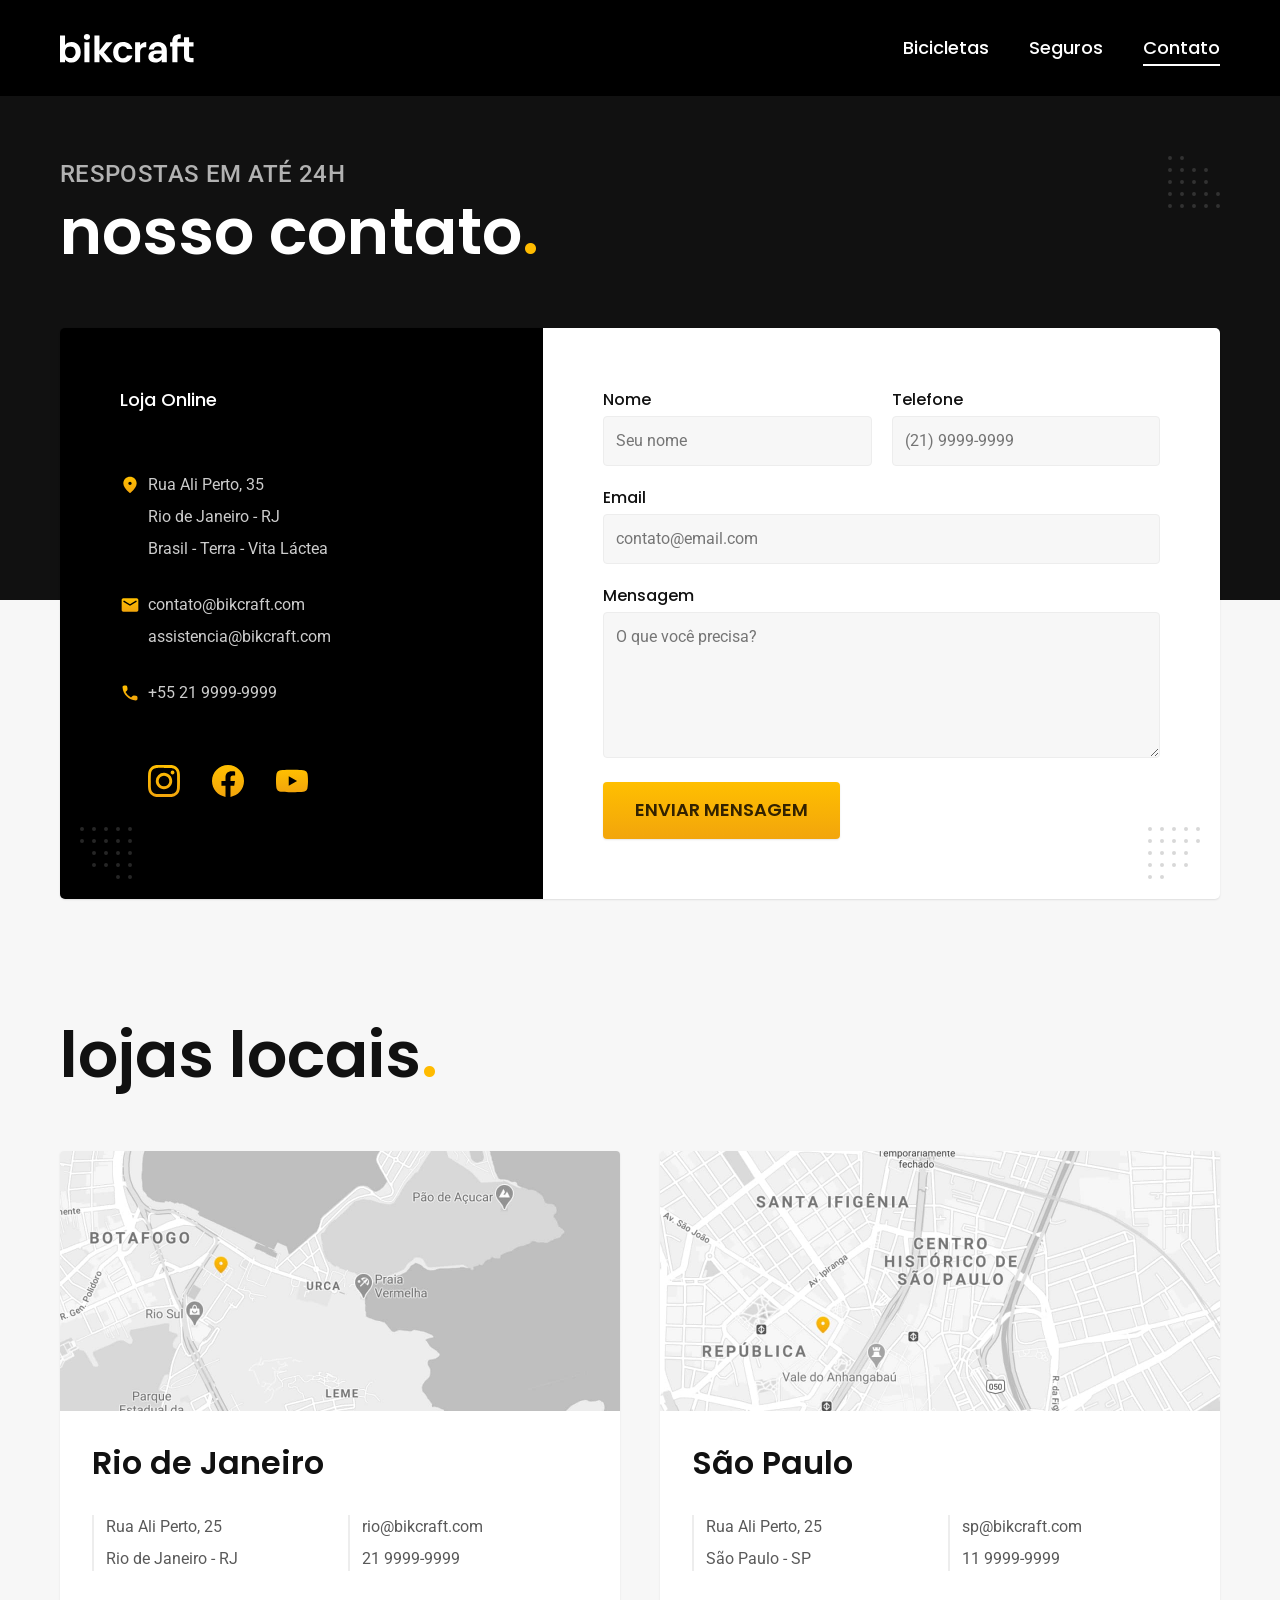
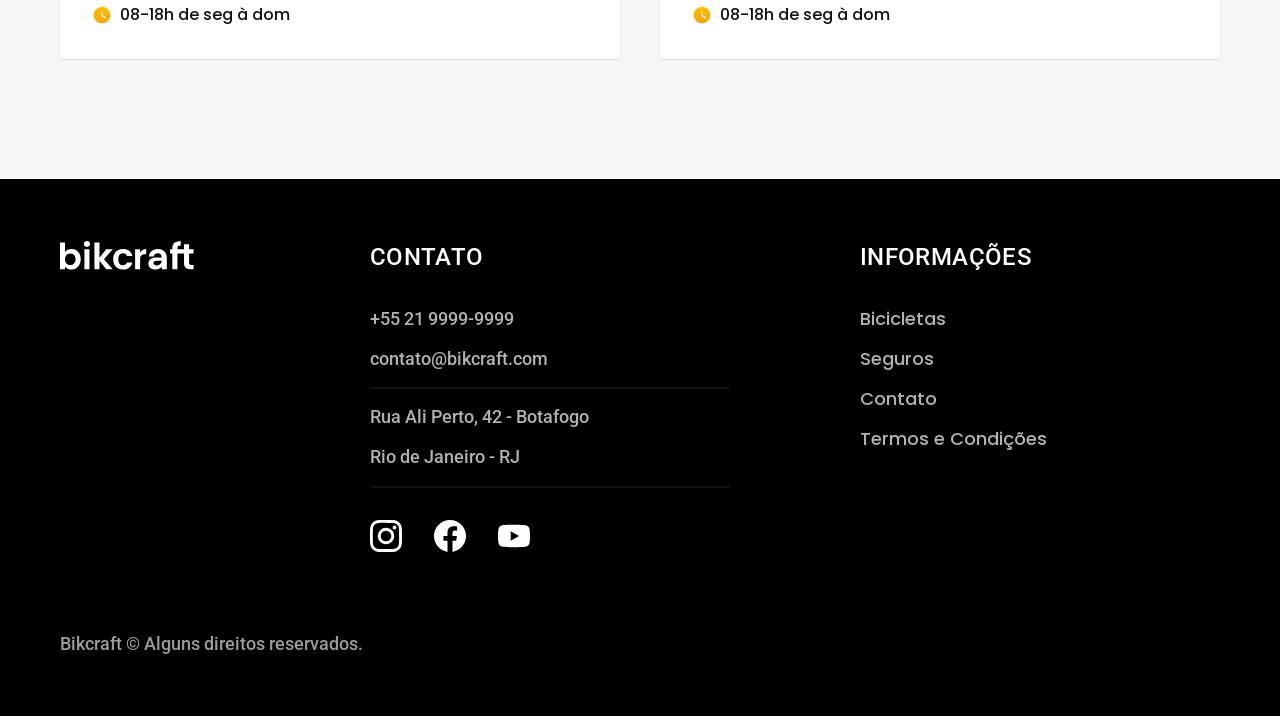
<file: projetos/bikcraft-final/contato.html>
<!DOCTYPE html>
<html lang="pt-br">

<head>
  <meta charset="UTF-8">
  <meta name="viewport" content="width=device-width, initial-scale=1.0">
  <title>Contato | Bikcraft</title>
  <meta name="description" content="Bicicletas elétricas de alta precisão e qualidade,  feitas sob medida para o cliente. Explore o mundo na sua velocidade com a Bikcraft.">

  <link rel="icon" href="./favicon.svg" type="image/svg+xml">

  <link href="./css/style.css" rel="preload" as="style">
  <link href="./css/style.css" rel="stylesheet">

  <link rel="preconnect" href="https://fonts.googleapis.com">
  <link rel="preconnect" href="https://fonts.gstatic.com" crossorigin>
  <link href="https://fonts.googleapis.com/css2?family=Merriweather:ital,wght@1,900&family=Poppins:wght@500;600&family=Roboto:wght@400;500&display=swap" rel="stylesheet">
</head>

<body id="contato">
  <header class="header-bg">
    <div class="header container">
      <a href="./">
        <img src="./img/bikcraft.svg" alt="Bikcraft" width="136" height="32">
      </a>
      <nav aria-label="primaria">
        <ul class="header-menu font-1-m cor-0">
          <li><a href="./bicicletas.html">Bicicletas</a></li>
          <li><a href="./seguros.html">Seguros</a></li>
          <li><a href="./contato.html">Contato</a></li>
        </ul>
      </nav>
    </div>
  </header>

  <main>
    <div class="titulo">
      <div class="container">
        <p class="font-2-l-b cor-5">Respostas em até 24h</p>
        <h1 class="font-1-xxl cor-0">nosso contato<span class="cor-p1">.</span></h1>
      </div>
    </div>

    <div class="contato container">
      <section class="contato-dados" aria-label="Endereço">
        <h2 class="cor-0 font-1-m">Loja Online</h2>
        <div class="contato-endereco font-2-s cor-4">
          <p>Rua Ali Perto, 35</p>
          <p>Rio de Janeiro - RJ</p>
          <p>Brasil - Terra - Vita Láctea</p>
        </div>
        <address class="contato-meios font-2-s cor-4">
          <a href="mailto:contato@bikcraft.com">contato@bikcraft.com</a>
          <a href="mailto:assistencia@bikcraft.com">assistencia@bikcraft.com</a>
          <a href="tel:+552199999999">+55 21 9999-9999</a>
        </address>
        <div class="contato-redes">
          <a href="./"><img src="./img/redes/instagram-p.svg" alt="Instagram"></a>
          <a href="./"><img src="./img/redes/facebook-p.svg" alt="Facebook"></a>
          <a href="./"><img src="./img/redes/youtube-p.svg" alt="Youtube"></a>
        </div>
      </section>
      <section class="contato-formulario" aria-label="Formulário">
        <form class="form" action="./">
          <div>
            <label for="nome">Nome</label>
            <input type="text" id="nome" name="nome" placeholder="Seu nome">
          </div>
          <div>
            <label for="telefone">Telefone</label>
            <input type="text" id="telefone" name="telefone" placeholder="(21) 9999-9999">
          </div>
          <div class="col-2">
            <label for="email">Email</label>
            <input type="email" id="email" name="email" placeholder="contato@email.com">
          </div>
          <div class="col-2">
            <label for="mensagem">Mensagem</label>
            <textarea id="mensagem" name="mensagem" placeholder="O que você precisa?" rows="5"></textarea>
          </div>
          <button class="botao col-2">Enviar Mensagem</button>
        </form>
      </section>
    </div>
  </main>

  <article class="lojas container">
    <h2 class="font-1-xxl">lojas locais<span class="cor-p1">.</span></h2>
    <div class="lojas-item">
      <img src="./img/lojas/rj.jpg" alt="mapa marcando o endereço da loja no Rio de Janeiro" width="560" height="260">
      <div class="lojas-conteudo">
        <h3 class="font-1-xl">Rio de Janeiro</h3>
        <div class="lojas-dados font-2-s cor-8">
          <p>Rua Ali Perto, 25</p>
          <p>Rio de Janeiro - RJ</p>
        </div>
        <div class="lojas-dados font-2-s cor-8">
          <a href="mailto:rio@bikcraft.com">rio@bikcraft.com</a>
          <a href="tel:+552199999999">21 9999-9999</a>
        </div>
        <p class="lojas-tempo font-1-s"><img src="./img/icones/horario.svg" alt="">08-18h de seg à dom</p>
      </div>
    </div>
    <div class="lojas-item">
      <img src="./img/lojas/sp.jpg" alt="mapa marcando o endereço da loja no Rio de Janeiro">
      <div class="lojas-conteudo">
        <h3 class="font-1-xl">São Paulo</h3>
        <div class="lojas-dados font-2-s cor-8">
          <p>Rua Ali Perto, 25</p>
          <p>São Paulo - SP</p>
        </div>
        <div class="lojas-dados font-2-s cor-8">
          <a href="mailto:rio@bikcraft.com">sp@bikcraft.com</a>
          <a href="tel:+551199999999">11 9999-9999</a>
        </div>
        <p class="lojas-tempo font-1-s"><img src="./img/icones/horario.svg" alt="">08-18h de seg à dom</p>
      </div>
    </div>
  </article>

  <footer class="footer-bg">
    <div class="footer container">
      <img src="./img/bikcraft.svg" alt="Bikcraft">
      <div class="footer-contato">
        <h3 class="font-2-l-b cor-0">Contato</h3>
        <ul class="font-2-m cor-5">
          <li>+55 21 9999-9999</li>
          <li>contato@bikcraft.com</li>
          <li>Rua Ali Perto, 42 - Botafogo</li>
          <li>Rio de Janeiro - RJ</li>
        </ul>
        <div class="footer-redes">
          <a href="./"><img src="./img/redes/instagram.svg" alt="Instagram"></a>
          <a href="./"><img src="./img/redes/facebook.svg" alt="Facebook"></a>
          <a href="./"><img src="./img/redes/youtube.svg" alt="Youtube"></a>
        </div>
      </div>
      <div class="footer-informacoes">
        <h3 class="font-2-l-b cor-0">Informações</h3>
        <nav>
          <ul class="font-1-m cor-5">
            <li><a href="./bicicletas.html">Bicicletas</a></li>
            <li><a href="./seguros.html">Seguros</a></li>
            <li><a href="./contato.html">Contato</a></li>
            <li><a href="./termos.html">Termos e Condições</a></li>
          </ul>
        </nav>
      </div>
      <p class="font-2-m cor-6 footer-copy">Bikcraft © Alguns direitos reservados.</p>
    </div>
  </footer>

  <script src="./js/script.js"></script>
</body>

</html>
</file>
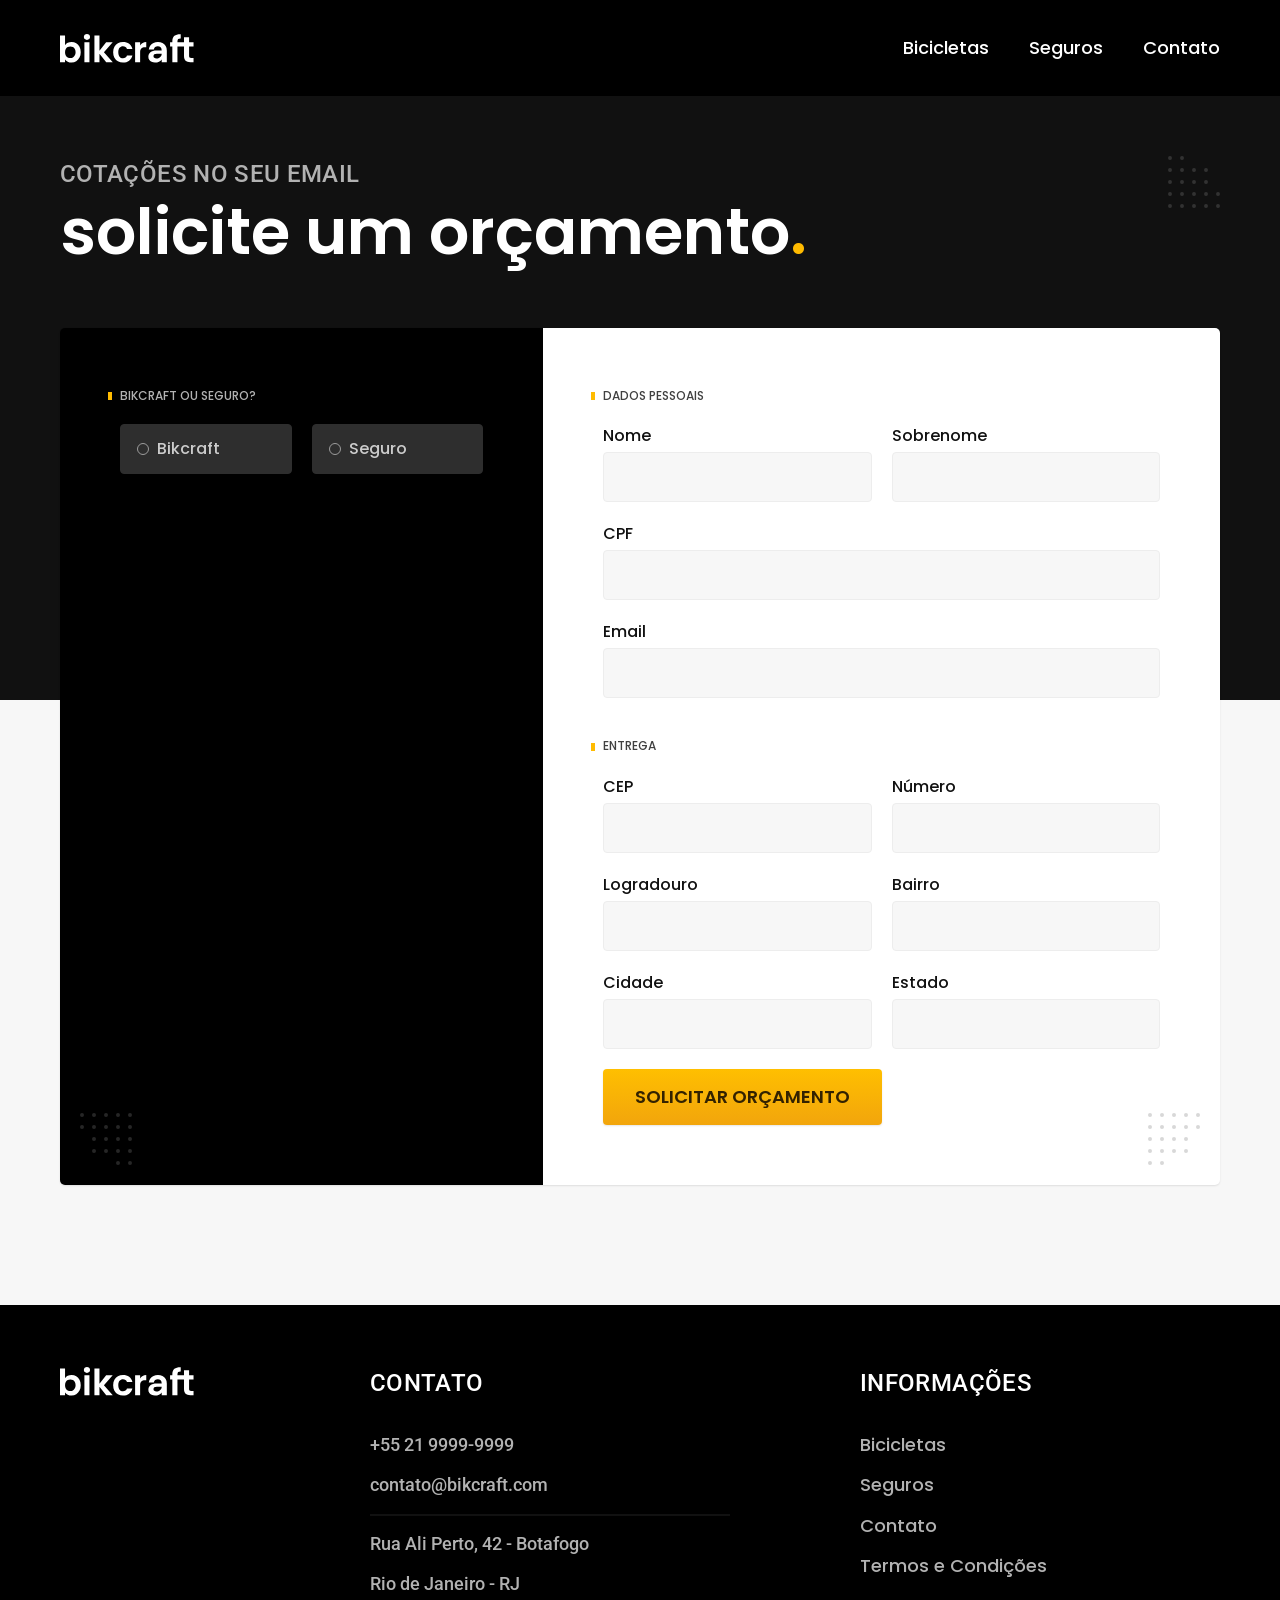
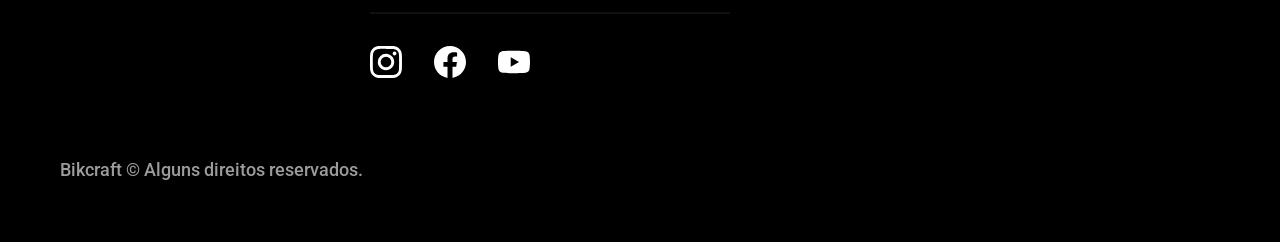
<file: projetos/bikcraft-final/orcamento.html>
<!DOCTYPE html>
<html lang="pt-br">

<head>
  <meta charset="UTF-8">
  <meta name="viewport" content="width=device-width, initial-scale=1.0">
  <title>Orçamento | Bikcraft</title>
  <meta name="description" content="Bicicletas elétricas de alta precisão e qualidade,  feitas sob medida para o cliente. Explore o mundo na sua velocidade com a Bikcraft.">

  <link rel="icon" href="./favicon.svg" type="image/svg+xml">

  <link href="./css/style.css" rel="preload" as="style">
  <link href="./css/style.css" rel="stylesheet">

  <link rel="preconnect" href="https://fonts.googleapis.com">
  <link rel="preconnect" href="https://fonts.gstatic.com" crossorigin>
  <link href="https://fonts.googleapis.com/css2?family=Merriweather:ital,wght@1,900&family=Poppins:wght@500;600&family=Roboto:wght@400;500&display=swap" rel="stylesheet">
</head>

<body id="orcamento">
  <header class="header-bg">
    <div class="header container">
      <a href="./">
        <img src="./img/bikcraft.svg" alt="Bikcraft" width="136" height="32">
      </a>
      <nav aria-label="primaria">
        <ul class="header-menu font-1-m cor-0">
          <li><a href="./bicicletas.html">Bicicletas</a></li>
          <li><a href="./seguros.html">Seguros</a></li>
          <li><a href="./contato.html">Contato</a></li>
        </ul>
      </nav>
    </div>
  </header>

  <main>
    <div class="titulo">
      <div class="container">
        <p class="font-2-l-b cor-5">Cotações no seu email</p>
        <h1 class="font-1-xxl cor-0">solicite um orçamento<span class="cor-p1">.</span></h1>
      </div>
    </div>

    <form class="orcamento container" action="./">
      <!-- Produto -->
      <div class="orcamento-produto">
        <h2 class="font-1-xs cor-5">Bikcraft ou Seguro?</h2>

        <input type="radio" name="tipo" value="bikcraft" id="bikcraft">
        <label for="bikcraft">Bikcraft</label>

        <input type="radio" name="tipo" value="seguro" id="seguro">
        <label for="seguro">Seguro</label>

        <div class="orcamento-conteudo" id="orcamento-bikcraft">
          <h2 class="font-1-xs cor-5">Escolha a sua:</h2>

          <input type="radio" name="produto" value="nimbus" id="nimbus">
          <label for="nimbus">Nimbus Stark <span>R$ 4999</span></label>
          <div class="radio-detalhes">
            <ul class="font-1-xs cor-8">
              <li><img src="./img/icones/eletrica.svg" alt=""> Motor Elétrico</li>
              <li><img src="./img/icones/carbono.svg" alt=""> Fibra de Carbono</li>
              <li><img src="./img/icones/velocidade.svg" alt=""> 50 km/h</li>
              <li><img src="./img/icones/rastreador.svg" alt=""> Rastreador</li>
            </ul>
            <img src="./img/bicicletas/nimbus.jpg" alt="Bicicleta preta">
          </div>

          <input type="radio" name="produto" value="magic" id="magic">
          <label for="magic">Magic Might <span>R$ 2499</span></label>
          <div class="radio-detalhes">
            <ul class="font-1-xs cor-8">
              <li><img src="./img/icones/eletrica.svg" alt=""> Motor Elétrico</li>
              <li><img src="./img/icones/carbono.svg" alt=""> Fibra de Carbono</li>
              <li><img src="./img/icones/velocidade.svg" alt=""> 45 km/h</li>
              <li><img src="./img/icones/rastreador.svg" alt=""> Rastreador</li>
            </ul>
            <img src="./img/bicicletas/magic.jpg" alt="Bicicleta preta">
          </div>

          <input type="radio" name="produto" value="nebula" id="nebula">
          <label for="nebula">Nebula Cosmic <span>R$ 3999</span></label>
          <div class="radio-detalhes">
            <ul class="font-1-xs cor-8">
              <li><img src="./img/icones/eletrica.svg" alt=""> Motor Elétrico</li>
              <li><img src="./img/icones/carbono.svg" alt=""> Fibra de Carbono</li>
              <li><img src="./img/icones/velocidade.svg" alt=""> 40 km/h</li>
              <li><img src="./img/icones/rastreador.svg" alt=""> Rastreador</li>
            </ul>
            <img src="./img/bicicletas/nebula.jpg" alt="Bicicleta preta">
          </div>
        </div>

        <div class="orcamento-conteudo" id="orcamento-seguro">
          <h2 class="font-1-xs cor-5">Escolha o plano:</h2>

          <input type="radio" name="produto" value="prata" id="prata">
          <label for="prata" class="font-1-s cor-4">Prata <span>R$ 199</span></label>

          <input type="radio" name="produto" value="ouro" id="ouro">
          <label for="ouro" class="font-1-s cor-4">Ouro <span>R$ 299</span></label>
        </div>
      </div>

      <!-- Dados -->
      <div class="orcamento-dados form">
        <h2 class="font-1-xs cor-9 col-2">dados pessoais</h2>
        <div>
          <label for="nome">Nome</label>
          <input type="text" id="nome" name="nome">
        </div>
        <div>
          <label for="sobrenome">Sobrenome</label>
          <input type="text" id="sobrenome" name="sobrenome">
        </div>
        <div class="col-2">
          <label for="CPF">CPF</label>
          <input type="text" id="CPF" name="CPF">
        </div>
        <div class="col-2">
          <label for="email">Email</label>
          <input type="text" id="email" name="email">
        </div>
        <h2 class="font-1-xs cor-9 col-2">entrega</h2>
        <div>
          <label for="cep">CEP</label>
          <input type="text" id="cep" name="cep">
        </div>
        <div>
          <label for="numero">Número</label>
          <input type="text" id="numero" name="numero">
        </div>
        <div>
          <label for="logradouro">Logradouro</label>
          <input type="text" id="logradouro" name="logradouro">
        </div>
        <div>
          <label for="bairro">Bairro</label>
          <input type="text" id="bairro" name="bairro">
        </div>
        <div>
          <label for="cidade">Cidade</label>
          <input type="text" id="cidade" name="cidade">
        </div>
        <div>
          <label for="estado">Estado</label>
          <input type="text" id="estado" name="estado">
        </div>
        <button class="botao col-2">Solicitar Orçamento</button>
      </div>
    </form>
  </main>

  <footer class="footer-bg">
    <div class="footer container">
      <img src="./img/bikcraft.svg" alt="Bikcraft">
      <div class="footer-contato">
        <h3 class="font-2-l-b cor-0">Contato</h3>
        <ul class="font-2-m cor-5">
          <li>+55 21 9999-9999</li>
          <li>contato@bikcraft.com</li>
          <li>Rua Ali Perto, 42 - Botafogo</li>
          <li>Rio de Janeiro - RJ</li>
        </ul>
        <div class="footer-redes">
          <a href="./"><img src="./img/redes/instagram.svg" alt="Instagram"></a>
          <a href="./"><img src="./img/redes/facebook.svg" alt="Facebook"></a>
          <a href="./"><img src="./img/redes/youtube.svg" alt="Youtube"></a>
        </div>
      </div>
      <div class="footer-informacoes">
        <h3 class="font-2-l-b cor-0">Informações</h3>
        <nav>
          <ul class="font-1-m cor-5">
            <li><a href="./bicicletas.html">Bicicletas</a></li>
            <li><a href="./seguros.html">Seguros</a></li>
            <li><a href="./contato.html">Contato</a></li>
            <li><a href="./termos.html">Termos e Condições</a></li>
          </ul>
        </nav>
      </div>
      <p class="font-2-m cor-6 footer-copy">Bikcraft © Alguns direitos reservados.</p>
    </div>
  </footer>

  <script src="./js/script.js"></script>
</body>

</html>
</file>
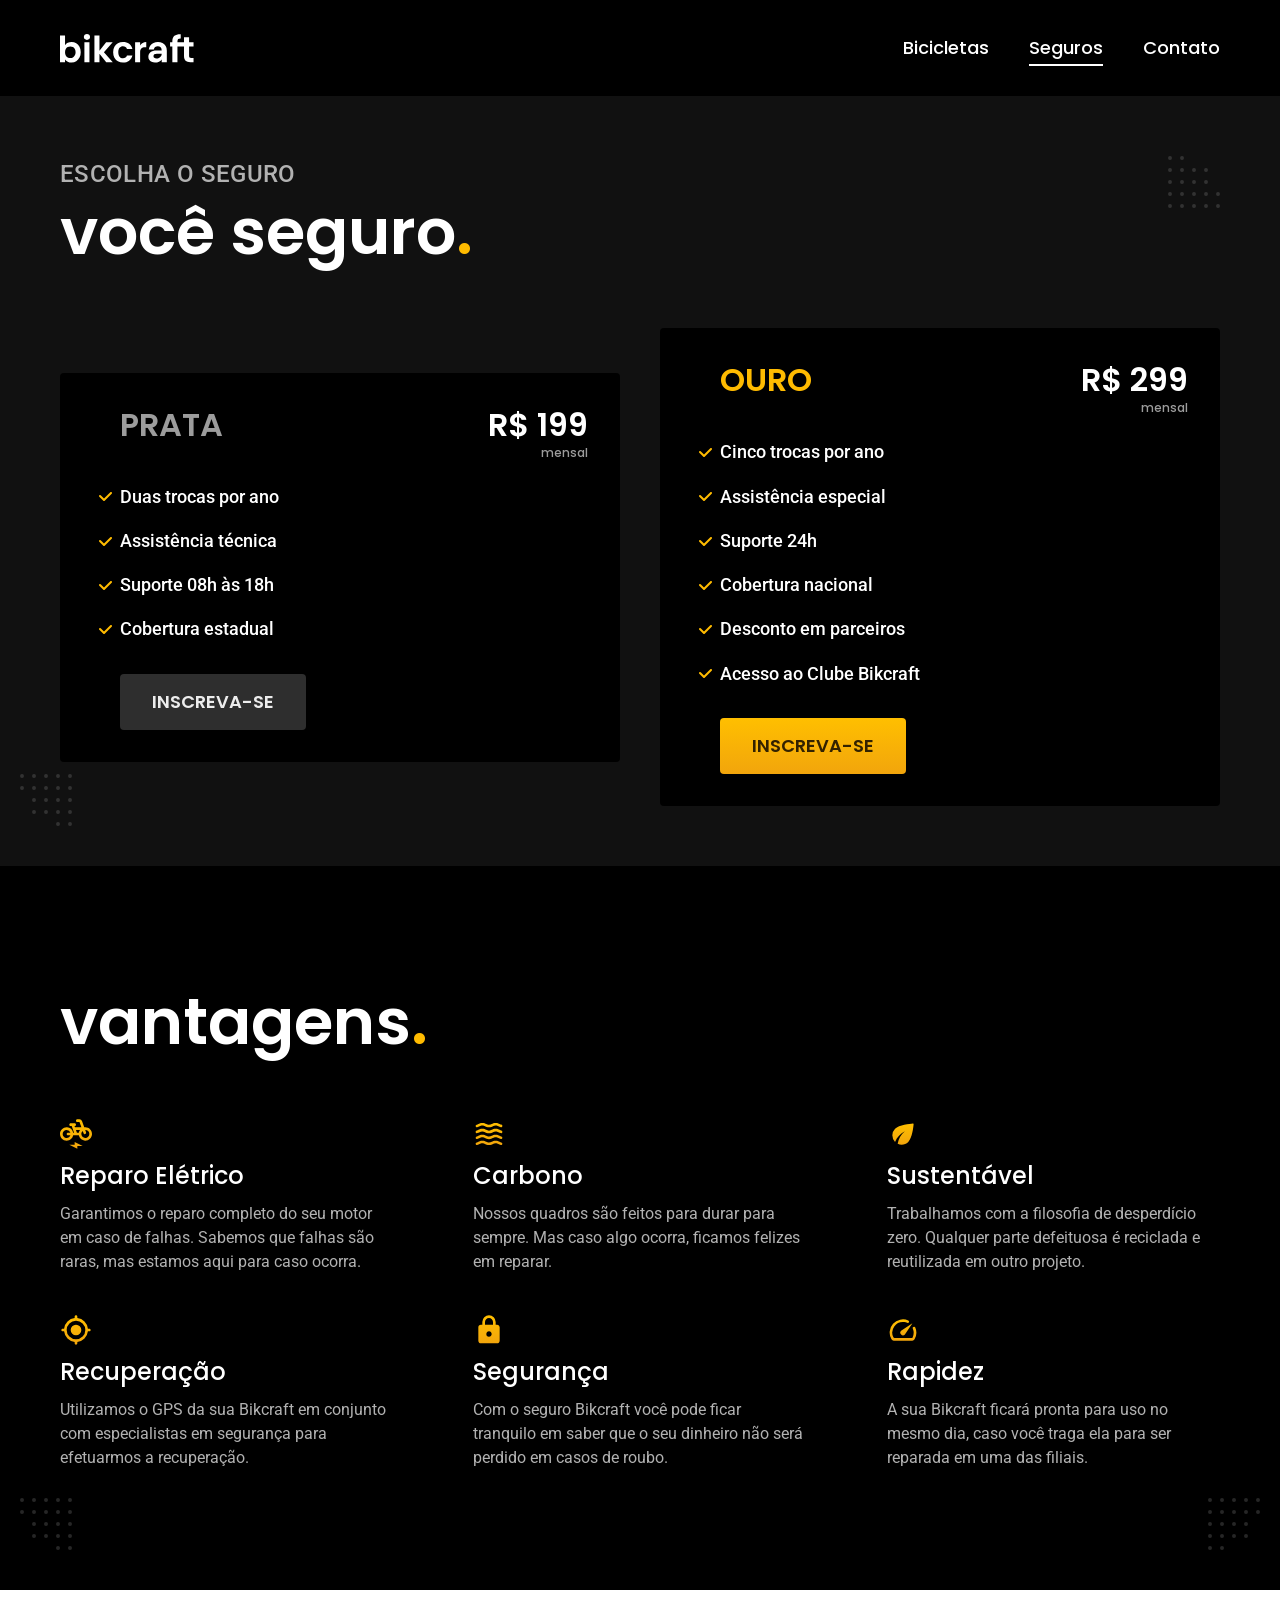
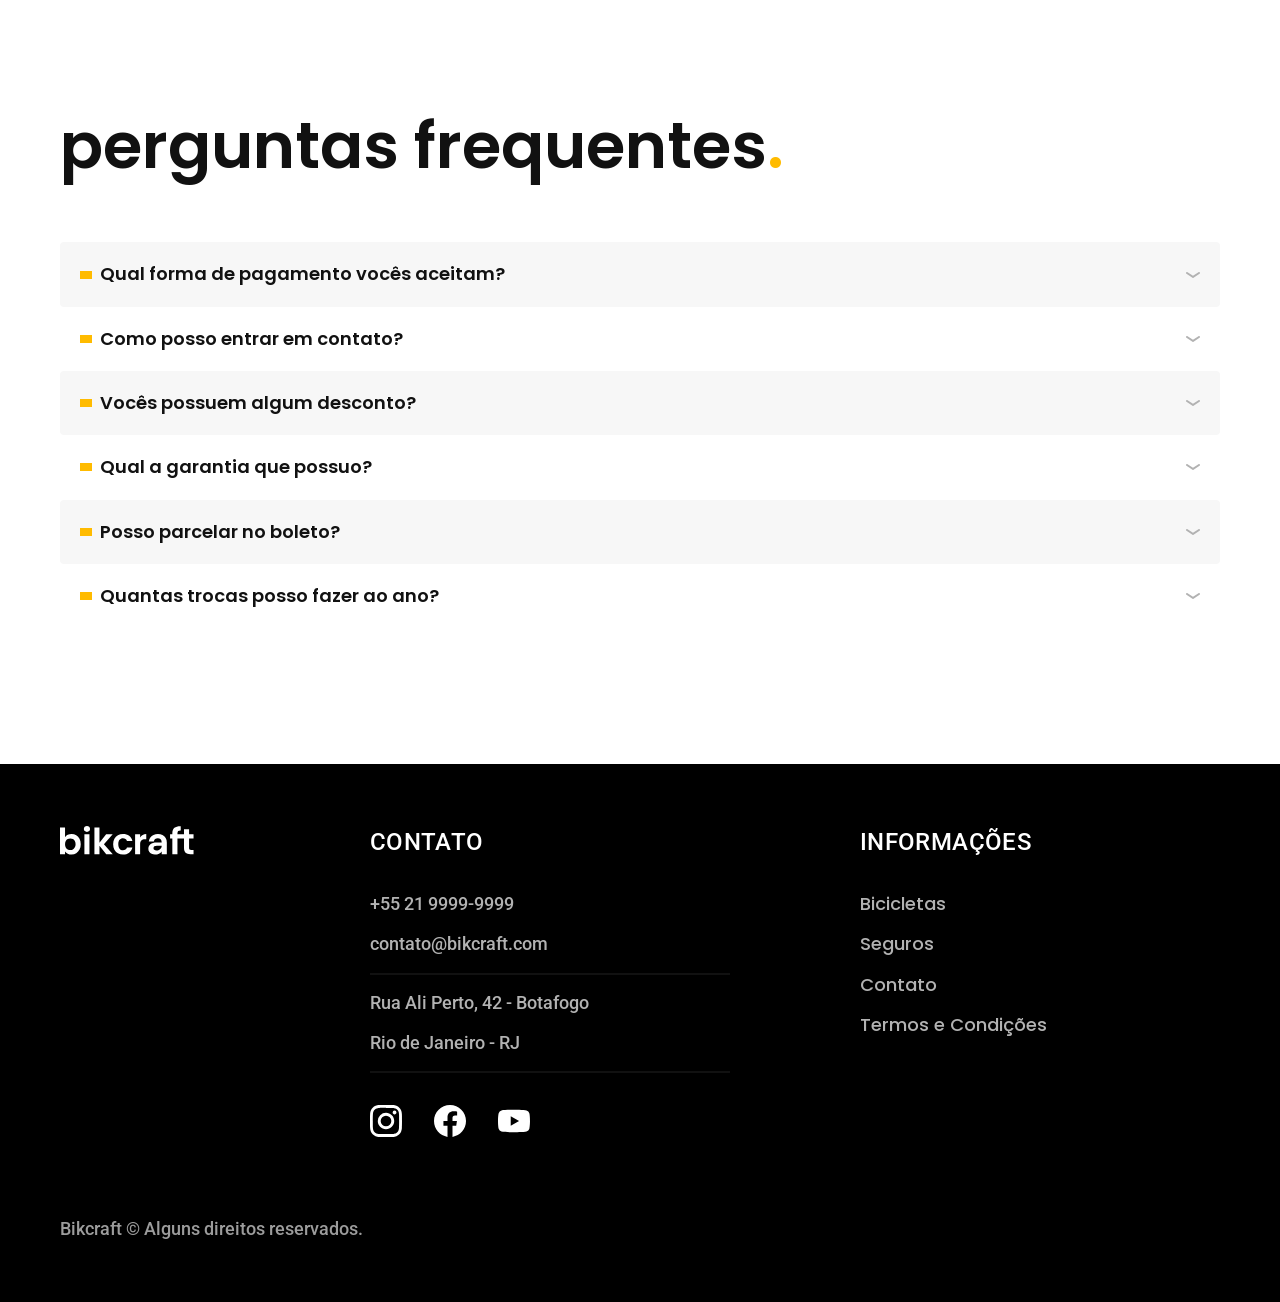
<file: projetos/bikcraft-final/seguros.html>
<!DOCTYPE html>
<html lang="pt-br">

<head>
  <meta charset="UTF-8">
  <meta name="viewport" content="width=device-width, initial-scale=1.0">
  <title>Seguros | Bikcraft</title>
  <meta name="description" content="Bicicletas elétricas de alta precisão e qualidade,  feitas sob medida para o cliente. Explore o mundo na sua velocidade com a Bikcraft.">

  <link rel="icon" href="./favicon.svg" type="image/svg+xml">

  <link href="./css/style.css" rel="preload" as="style">
  <link href="./css/style.css" rel="stylesheet">

  <link rel="preconnect" href="https://fonts.googleapis.com">
  <link rel="preconnect" href="https://fonts.gstatic.com" crossorigin>
  <link href="https://fonts.googleapis.com/css2?family=Merriweather:ital,wght@1,900&family=Poppins:wght@500;600&family=Roboto:wght@400;500&display=swap" rel="stylesheet">
</head>

<body id="seguros">
  <header class="header-bg">
    <div class="header container">
      <a href="./">
        <img src="./img/bikcraft.svg" alt="Bikcraft" width="136" height="32">
      </a>
      <nav aria-label="primaria">
        <ul class="header-menu font-1-m cor-0">
          <li><a href="./bicicletas.html">Bicicletas</a></li>
          <li><a href="./seguros.html">Seguros</a></li>
          <li><a href="./contato.html">Contato</a></li>
        </ul>
      </nav>
    </div>
  </header>

  <main class="seguros-bg">
    <div class="titulo">
      <div class="container">
        <p class="font-2-l-b cor-5">Escolha o seguro</p>
        <h1 class="font-1-xxl cor-0">você seguro<span class="cor-p1">.</span></h1>
      </div>
    </div>

    <div class="seguros container">
      <div class="seguros-item">
        <h3 class="font-1-xl cor-6">PRATA</h3>
        <span class="font-1-xl cor-0">R$ 199 <span class="font-1-xs cor-6">mensal</span></span>
        <ul class="font-2-m cor-0">
          <li>Duas trocas por ano</li>
          <li>Assistência técnica</li>
          <li>Suporte 08h às 18h</li>
          <li>Cobertura estadual</li>
        </ul>
        <a class="botao secundario" href="./orcamento.html?tipo=seguro&produto=prata">Inscreva-se</a>
      </div>
      <div class="seguros-item">
        <h3 class="font-1-xl cor-p1">OURO</h3>
        <span class="font-1-xl cor-0">R$ 299 <span class="font-1-xs cor-6">mensal</span></span>
        <ul class="font-2-m cor-0">
          <li>Cinco trocas por ano</li>
          <li>Assistência especial</li>
          <li>Suporte 24h</li>
          <li>Cobertura nacional</li>
          <li>Desconto em parceiros</li>
          <li>Acesso ao Clube Bikcraft</li>
        </ul>
        <a class="botao" href="./orcamento.html?tipo=seguro&produto=ouro">Inscreva-se</a>
      </div>
    </div>
  </main>

  <article class="vantagens-bg">
    <div class="vantagens container">
      <h2 class="font-1-xxl cor-0">vantagens<span class="cor-p1">.</span></h2>
      <ul>
        <li>
          <img src="./img/icones/eletrica.svg" alt="">
          <h3 class="font-1-l cor-0">Reparo Elétrico</h3>
          <p class="font-2-s cor-5">Garantimos o reparo completo do seu motor em caso de falhas. Sabemos que falhas são raras, mas estamos aqui para caso ocorra.</p>
        </li>
        <li>
          <img src="./img/icones/carbono.svg" alt="">
          <h3 class="font-1-l cor-0">Carbono</h3>
          <p class="font-2-s cor-5">Nossos quadros são feitos para durar para sempre. Mas caso algo ocorra, ficamos felizes em reparar.</p>
        </li>
        <li>
          <img src="./img/icones/sustentavel.svg" alt="">
          <h3 class="font-1-l cor-0">Sustentável</h3>
          <p class="font-2-s cor-5">Trabalhamos com a filosofia de desperdício zero. Qualquer parte defeituosa é reciclada e reutilizada em outro projeto.</p>
        </li>
        <li>
          <img src="./img/icones/rastreador.svg" alt="">
          <h3 class="font-1-l cor-0">Recuperação</h3>
          <p class="font-2-s cor-5">Utilizamos o GPS da sua Bikcraft em conjunto com especialistas em segurança para efetuarmos a recuperação.</p>
        </li>
        <li>
          <img src="./img/icones/seguro.svg" alt="">
          <h3 class="font-1-l cor-0">Segurança</h3>
          <p class="font-2-s cor-5">Com o seguro Bikcraft você pode ficar tranquilo em saber que o seu dinheiro não será perdido em casos de roubo.</p>
        </li>
        <li>
          <img src="./img/icones/velocidade.svg" alt="">
          <h3 class="font-1-l cor-0">Rapidez</h3>
          <p class="font-2-s cor-5">A sua Bikcraft ficará pronta para uso no mesmo dia, caso você traga ela para ser reparada em uma das filiais.</p>
        </li>
      </ul>
    </div>
  </article>

  <article class="perguntas container">
    <h2 class="font-1-xxl">perguntas frequentes<span class="cor-p1">.</span></h2>
    <dl>
      <div>
        <dt class="font-1-m-b">Qual forma de pagamento vocês aceitam?</dt>
        <dd class="font-2-s cor-9">Aceitamos pagamentos parcelados em todos os cartões de crédito. Para pagamentos à vista também aceitarmos PIX e Boleto através do PagSeguro.</dd>
      </div>
      <div>
        <dt class="font-1-m-b">Como posso entrar em contato?</dt>
        <dd class="font-2-s cor-9">Aceitamos pagamentos parcelados em todos os cartões de crédito. Para pagamentos à vista também aceitarmos PIX e Boleto através do PagSeguro.</dd>
      </div>
      <div>
        <dt class="font-1-m-b">Vocês possuem algum desconto?</dt>
        <dd class="font-2-s cor-9">Aceitamos pagamentos parcelados em todos os cartões de crédito. Para pagamentos à vista também aceitarmos PIX e Boleto através do PagSeguro.</dd>
      </div>
      <div>
        <dt class="font-1-m-b">Qual a garantia que possuo?</dt>
        <dd class="font-2-s cor-9">Aceitamos pagamentos parcelados em todos os cartões de crédito. Para pagamentos à vista também aceitarmos PIX e Boleto através do PagSeguro.</dd>
      </div>
      <div>
        <dt class="font-1-m-b">Posso parcelar no boleto?</dt>
        <dd class="font-2-s cor-9">Aceitamos pagamentos parcelados em todos os cartões de crédito. Para pagamentos à vista também aceitarmos PIX e Boleto através do PagSeguro.</dd>
      </div>
      <div>
        <dt class="font-1-m-b">Quantas trocas posso fazer ao ano?</dt>
        <dd class="font-2-s cor-9">Aceitamos pagamentos parcelados em todos os cartões de crédito. Para pagamentos à vista também aceitarmos PIX e Boleto através do PagSeguro.</dd>
      </div>
    </dl>
  </article>

  <footer class="footer-bg">
    <div class="footer container">
      <img src="./img/bikcraft.svg" alt="Bikcraft">
      <div class="footer-contato">
        <h3 class="font-2-l-b cor-0">Contato</h3>
        <ul class="font-2-m cor-5">
          <li>+55 21 9999-9999</li>
          <li>contato@bikcraft.com</li>
          <li>Rua Ali Perto, 42 - Botafogo</li>
          <li>Rio de Janeiro - RJ</li>
        </ul>
        <div class="footer-redes">
          <a href="./"><img src="./img/redes/instagram.svg" alt="Instagram"></a>
          <a href="./"><img src="./img/redes/facebook.svg" alt="Facebook"></a>
          <a href="./"><img src="./img/redes/youtube.svg" alt="Youtube"></a>
        </div>
      </div>
      <div class="footer-informacoes">
        <h3 class="font-2-l-b cor-0">Informações</h3>
        <nav>
          <ul class="font-1-m cor-5">
            <li><a href="./bicicletas.html">Bicicletas</a></li>
            <li><a href="./seguros.html">Seguros</a></li>
            <li><a href="./contato.html">Contato</a></li>
            <li><a href="./termos.html">Termos e Condições</a></li>
          </ul>
        </nav>
      </div>
      <p class="font-2-m cor-6 footer-copy">Bikcraft © Alguns direitos reservados.</p>
    </div>
  </footer>

  <script src="./js/script.js"></script>
</body>

</html>
</file>
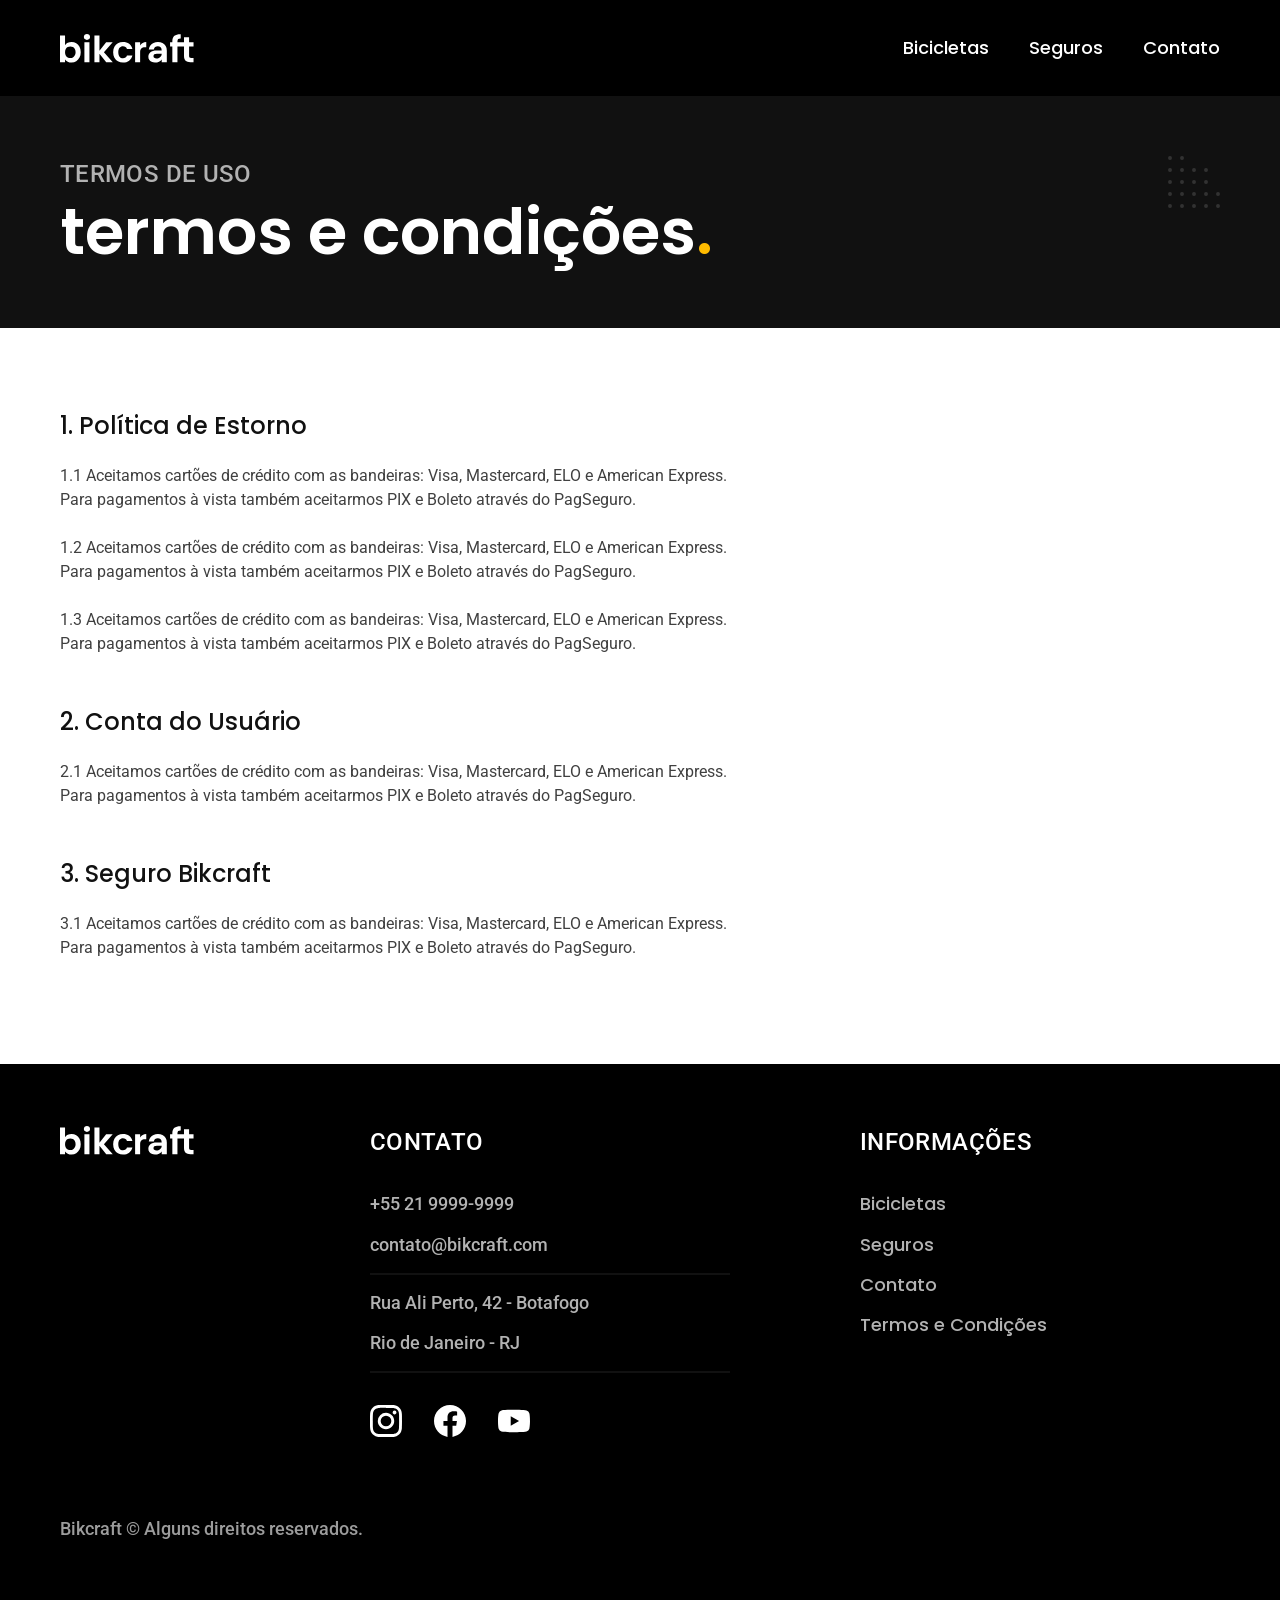
<file: projetos/bikcraft-final/termos.html>
<!DOCTYPE html>
<html lang="pt-br">

<head>
  <meta charset="UTF-8">
  <meta name="viewport" content="width=device-width, initial-scale=1.0">
  <title>Termos e Condições | Bikcraft</title>
  <meta name="description" content="Bicicletas elétricas de alta precisão e qualidade,  feitas sob medida para o cliente. Explore o mundo na sua velocidade com a Bikcraft.">

  <link rel="icon" href="./favicon.svg" type="image/svg+xml">

  <link href="./css/style.css" rel="preload" as="style">
  <link href="./css/style.css" rel="stylesheet">

  <link rel="preconnect" href="https://fonts.googleapis.com">
  <link rel="preconnect" href="https://fonts.gstatic.com" crossorigin>
  <link href="https://fonts.googleapis.com/css2?family=Merriweather:ital,wght@1,900&family=Poppins:wght@500;600&family=Roboto:wght@400;500&display=swap" rel="stylesheet">
</head>

<body id="termos">
  <header class="header-bg">
    <div class="header container">
      <a href="./">
        <img src="./img/bikcraft.svg" alt="Bikcraft" width="136" height="32">
      </a>
      <nav aria-label="primaria">
        <ul class="header-menu font-1-m cor-0">
          <li><a href="./bicicletas.html">Bicicletas</a></li>
          <li><a href="./seguros.html">Seguros</a></li>
          <li><a href="./contato.html">Contato</a></li>
        </ul>
      </nav>
    </div>
  </header>

  <main>
    <div class="titulo">
      <div class="container">
        <p class="font-2-l-b cor-5">Termos de uso</p>
        <h1 class="font-1-xxl cor-0">termos e condições<span class="cor-p1">.</span></h1>
      </div>
    </div>

    <div class="termos font-2-s cor-10 container">
      <h2 class="font-1-l cor-11">1. Política de Estorno</h2>
      <p>1.1 Aceitamos cartões de crédito com as bandeiras: Visa, Mastercard, ELO e American Express. Para pagamentos à vista também aceitarmos PIX e Boleto através do PagSeguro.</p>
      <p>1.2 Aceitamos cartões de crédito com as bandeiras: Visa, Mastercard, ELO e American Express. Para pagamentos à vista também aceitarmos PIX e Boleto através do PagSeguro.</p>
      <p>1.3 Aceitamos cartões de crédito com as bandeiras: Visa, Mastercard, ELO e American Express. Para pagamentos à vista também aceitarmos PIX e Boleto através do PagSeguro.</p>
      <h2 class="font-1-l cor-11">2. Conta do Usuário</h2>
      <p>2.1 Aceitamos cartões de crédito com as bandeiras: Visa, Mastercard, ELO e American Express. Para pagamentos à vista também aceitarmos PIX e Boleto através do PagSeguro.</p>
      <h2 class="font-1-l cor-11">3. Seguro Bikcraft</h2>
      <p>3.1 Aceitamos cartões de crédito com as bandeiras: Visa, Mastercard, ELO e American Express. Para pagamentos à vista também aceitarmos PIX e Boleto através do PagSeguro.</p>
    </div>
  </main>

  <footer class="footer-bg">
    <div class="footer container">
      <img src="./img/bikcraft.svg" alt="Bikcraft">
      <div class="footer-contato">
        <h3 class="font-2-l-b cor-0">Contato</h3>
        <ul class="font-2-m cor-5">
          <li>+55 21 9999-9999</li>
          <li>contato@bikcraft.com</li>
          <li>Rua Ali Perto, 42 - Botafogo</li>
          <li>Rio de Janeiro - RJ</li>
        </ul>
        <div class="footer-redes">
          <a href="./"><img src="./img/redes/instagram.svg" alt="Instagram"></a>
          <a href="./"><img src="./img/redes/facebook.svg" alt="Facebook"></a>
          <a href="./"><img src="./img/redes/youtube.svg" alt="Youtube"></a>
        </div>
      </div>
      <div class="footer-informacoes">
        <h3 class="font-2-l-b cor-0">Informações</h3>
        <nav>
          <ul class="font-1-m cor-5">
            <li><a href="./bicicletas.html">Bicicletas</a></li>
            <li><a href="./seguros.html">Seguros</a></li>
            <li><a href="./contato.html">Contato</a></li>
            <li><a href="./termos.html">Termos e Condições</a></li>
          </ul>
        </nav>
      </div>
      <p class="font-2-m cor-6 footer-copy">Bikcraft © Alguns direitos reservados.</p>
    </div>
  </footer>

  <script src="./js/script.js"></script>
</body>

</html>
</file>
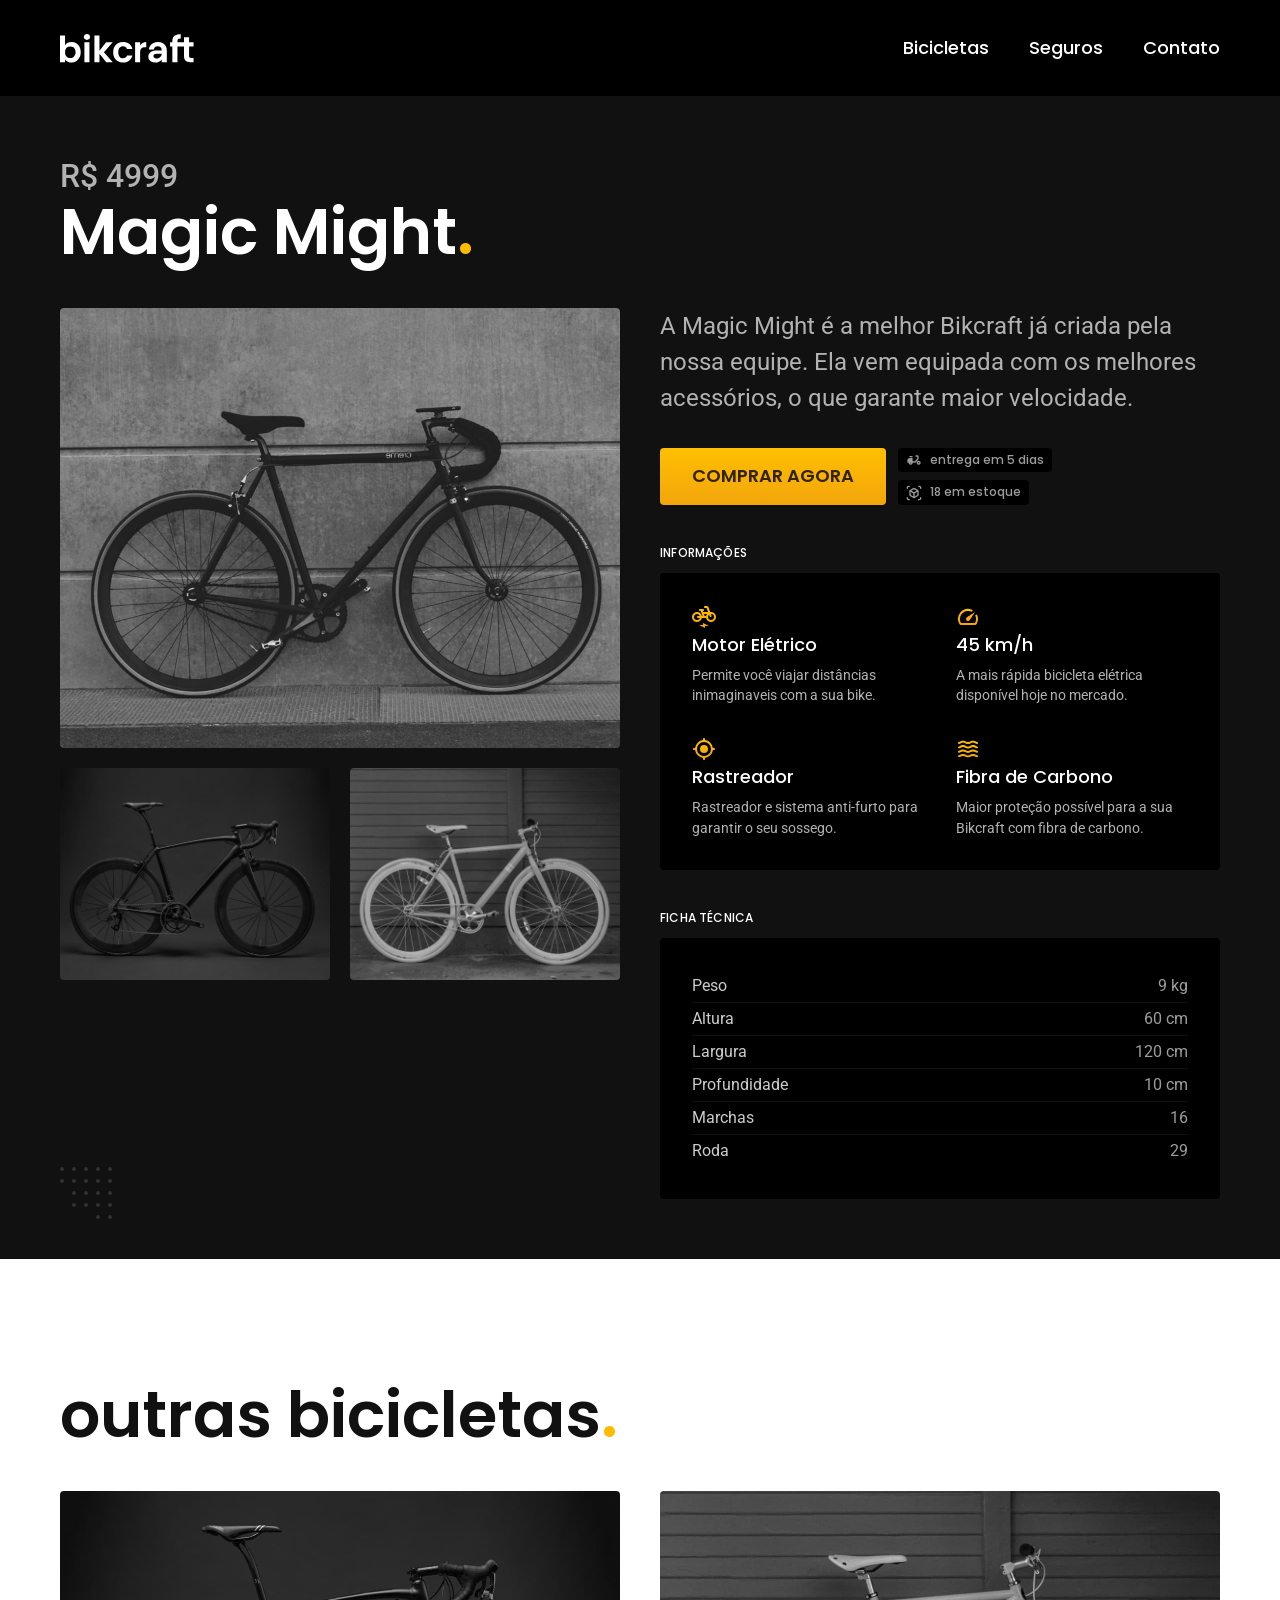
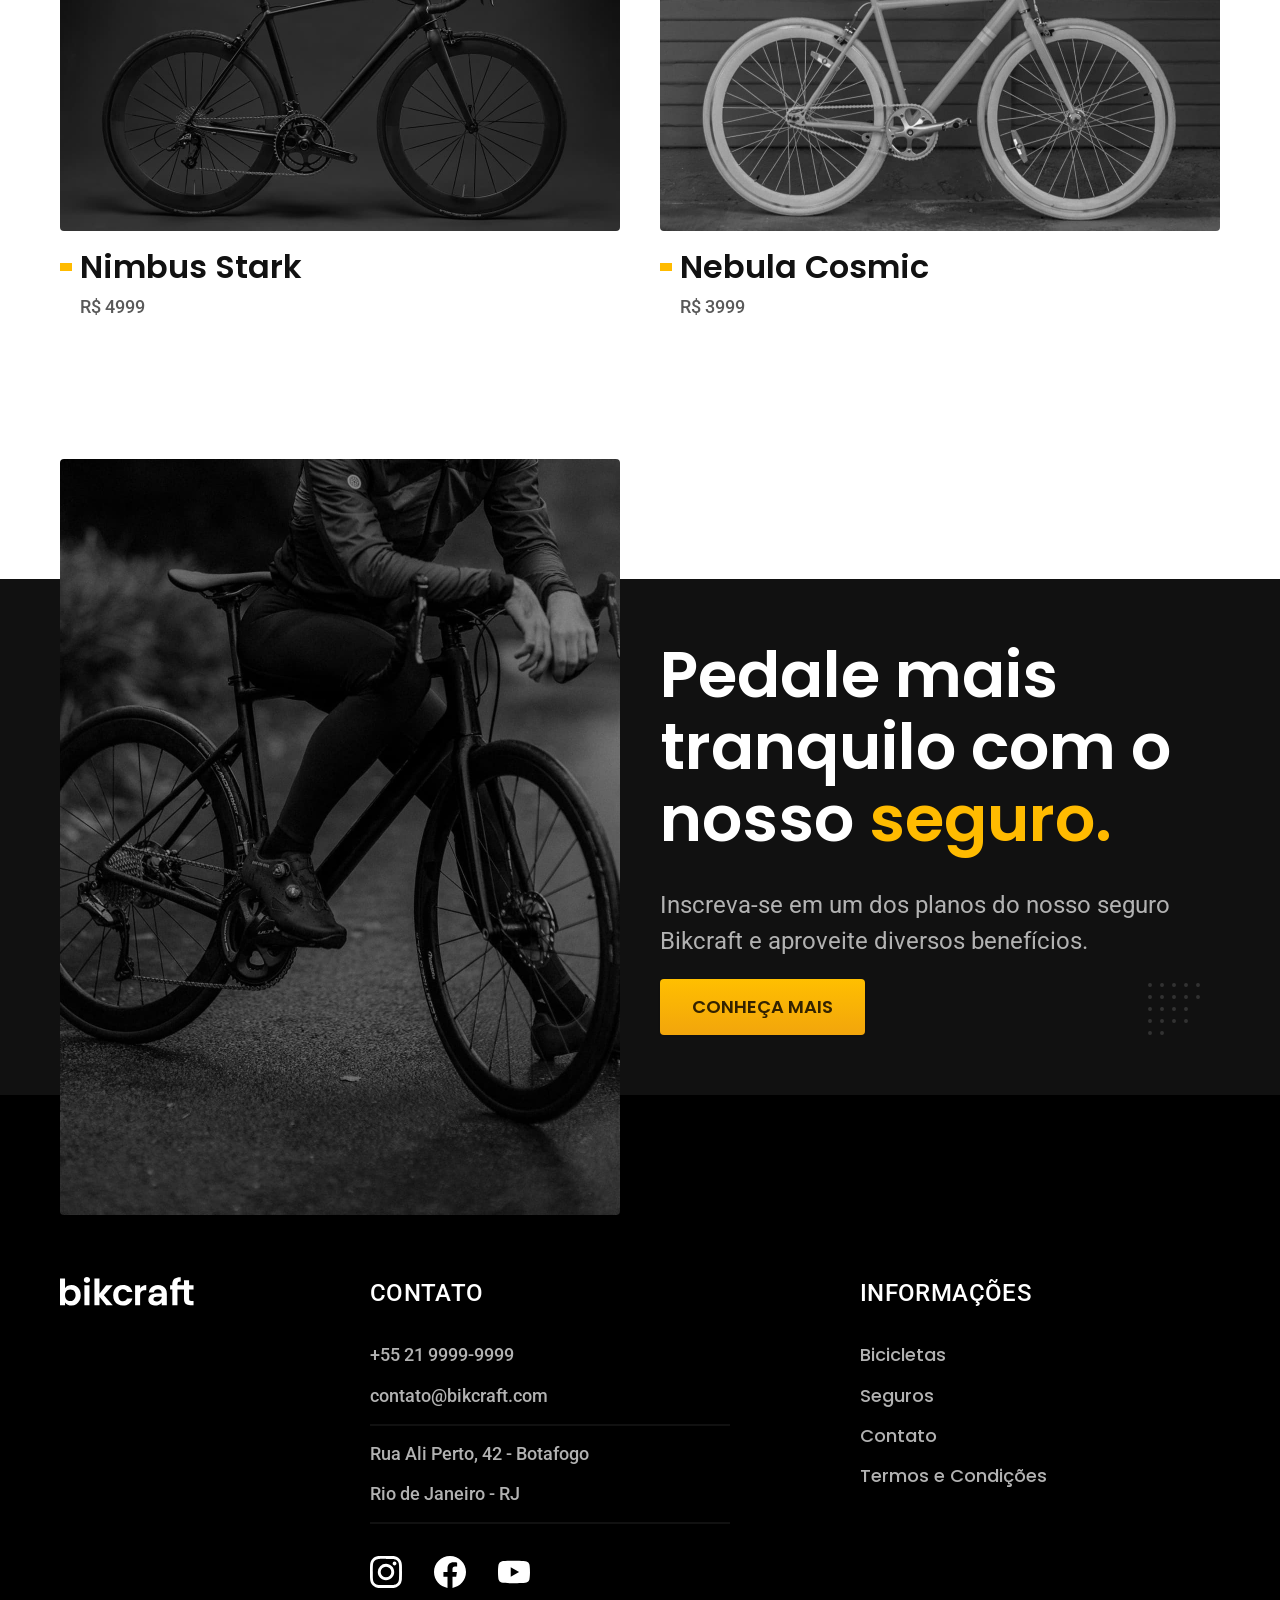
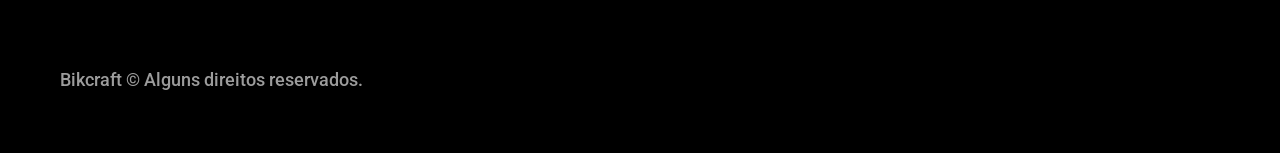
<file: projetos/bikcraft-final/bicicletas/magic.html>
<!DOCTYPE html>
<html lang="pt-br">

<head>
  <meta charset="UTF-8">
  <meta name="viewport" content="width=device-width, initial-scale=1.0">
  <title>Magic | Bikcraft</title>
  <meta name="description" content="Bicicletas elétricas de alta precisão e qualidade, feitas sob medida para o cliente. Explore o mundo na sua velocidade com a Bikcraft.">

  <link rel="icon" href="./favicon.svg" type="image/svg+xml">

  <link href="../css/style.css" rel="preload" as="style">
  <link href="../css/style.css" rel="stylesheet">

  <link rel="preconnect" href="https://fonts.googleapis.com">
  <link rel="preconnect" href="https://fonts.gstatic.com" crossorigin>
  <link href="https://fonts.googleapis.com/css2?family=Merriweather:ital,wght@1,900&family=Poppins:wght@500;600&family=Roboto:wght@400;500&display=swap" rel="stylesheet">
</head>

<body id="bicicleta">
  <header class="header-bg">
    <div class="header container">
      <a href="../">
        <img src="../img/bikcraft.svg" alt="Bikcraft" width="136" height="32">
      </a>
      <nav aria-label="primaria">
        <ul class="header-menu font-1-m cor-0">
          <li><a href="../bicicletas.html">Bicicletas</a></li>
          <li><a href="../seguros.html">Seguros</a></li>
          <li><a href="../contato.html">Contato</a></li>
        </ul>
      </nav>
    </div>
  </header>

  <main class="bicicleta-bg">
    <div class="bicicleta container">
      <div class="bicicleta-titulo">
        <span class="font-2-xl cor-5">R$ 4999</span>
        <h1 class="font-1-xxl cor-0">Magic Might<span class="cor-p1">.</span></h1>
      </div>
      <div class="bicicleta-imagens">
        <img src="../img/bicicleta/nimbus2.jpg" alt="Bicicleta preta" width="560" height="440">
        <img src="../img/bicicleta/nimbus1.jpg" alt="Bicicleta preta" width="560" height="440">
        <img src="../img/bicicleta/nimbus3.jpg" alt="Bicicleta branca" width="560" height="440">
      </div>
      <div class="bicicleta-conteudo">
        <p class="font-2-l cor-5">A Magic Might é a melhor Bikcraft já criada pela nossa equipe. Ela vem equipada com os melhores acessórios, o que garante maior velocidade.</p>
        <div class="bicicleta-comprar">
          <a class="botao" href="../orcamento.html?tipo=bikcraft&produto=magic">Comprar Agora</a>
          <span class="font-1-xs cor-6"><img src="../img/icones/entrega.svg" alt=""> entrega em 5 dias</span>
          <span class="font-1-xs cor-6"><img src="../img/icones/estoque.svg" alt=""> 18 em estoque</span>
        </div>
        <h2 class="font-1-xs cor-0">Informações</h2>
        <ul class="bicicleta-informacoes">
          <li>
            <img src="../img/icones/eletrica.svg" alt="">
            <h3 class="font-1-m cor-0">Motor Elétrico</h3>
            <p class="font-2-xs cor-5">Permite você viajar distâncias inimaginaveis com a sua bike.</p>
          </li>
          <li>
            <img src="../img/icones/velocidade.svg" alt="">
            <h3 class="font-1-m cor-0">45 km/h</h3>
            <p class="font-2-xs cor-5">A mais rápida bicicleta elétrica disponível hoje no mercado.</p>
          </li>
          <li>
            <img src="../img/icones/rastreador.svg" alt="">
            <h3 class="font-1-m cor-0">Rastreador</h3>
            <p class="font-2-xs cor-5">Rastreador e sistema anti-furto para garantir o seu sossego.</p>
          </li>
          <li>
            <img src="../img/icones/carbono.svg" alt="">
            <h3 class="font-1-m cor-0">Fibra de Carbono</h3>
            <p class="font-2-xs cor-5">Maior proteção possível para a sua Bikcraft com fibra de carbono.</p>
          </li>
        </ul>
        <h2 class="font-1-xs cor-0">Ficha Técnica</h2>
        <ul class="bicicleta-ficha font-2-s cor-4">
          <li>Peso <span>9 kg</span></li>
          <li>Altura <span>60 cm</span></li>
          <li>Largura <span>120 cm</span></li>
          <li>Profundidade <span>10 cm</span></li>
          <li>Marchas <span>16</span></li>
          <li>Roda <span>29</span></li>
        </ul>
      </div>
    </div>
  </main>

  <article class="bicicletas-lista container">
    <h2 class="font-1-xxl">outras bicicletas<span class="cor-p1">.</span></h2>
    <ul>
      <li>
        <a href="./nimbus.html">
          <img src="../img/bicicletas/nimbus.jpg" alt="Bicicleta preta">
          <h3 class="font-1-xl">Nimbus Stark</h3>
          <span class="font-2-m cor-8">R$ 4999</span>
        </a>
      </li>
      <li>
        <a href="./nebula.html">
          <img src="../img/bicicletas/nebula.jpg" alt="Bicicleta branca">
          <h3 class="font-1-xl">Nebula Cosmic</h3>
          <span class="font-2-m cor-8">R$ 3999</span>
        </a>
      </li>
    </ul>
  </article>

  <article class="seguro-bg">
    <div class="seguro container">
      <div class="seguro-imagem">
        <img src="../img/fotos/seguros.jpg" alt="Pessoa parada em cima de uma bicicleta">
      </div>
      <div class="seguro-conteudo">
        <h2 class="font-1-xxl cor-0">Pedale mais tranquilo com o nosso <span class="cor-p1">seguro.</span></h2>
        <p class="font-2-l cor-5">Inscreva-se em um dos planos do nosso seguro Bikcraft e aproveite diversos benefícios.</p>
        <a class="botao" href="../seguros.html">Conheça Mais</a>
      </div>
    </div>
  </article>

  <footer class="footer-bg">
    <div class="footer container">
      <img src="../img/bikcraft.svg" alt="Bikcraft">
      <div class="footer-contato">
        <h3 class="font-2-l-b cor-0">Contato</h3>
        <ul class="font-2-m cor-5">
          <li>+55 21 9999-9999</li>
          <li>contato@bikcraft.com</li>
          <li>Rua Ali Perto, 42 - Botafogo</li>
          <li>Rio de Janeiro - RJ</li>
        </ul>
        <div class="footer-redes">
          <a href="./"><img src="../img/redes/instagram.svg" alt="Instagram"></a>
          <a href="./"><img src="../img/redes/facebook.svg" alt="Facebook"></a>
          <a href="./"><img src="../img/redes/youtube.svg" alt="Youtube"></a>
        </div>
      </div>
      <div class="footer-informacoes">
        <h3 class="font-2-l-b cor-0">Informações</h3>
        <nav>
          <ul class="font-1-m cor-5">
            <li><a href="../bicicletas.html">Bicicletas</a></li>
            <li><a href="../seguros.html">Seguros</a></li>
            <li><a href="../contato.html">Contato</a></li>
            <li><a href="../termos.html">Termos e Condições</a></li>
          </ul>
        </nav>
      </div>
      <p class="font-2-m cor-6 footer-copy">Bikcraft © Alguns direitos reservados.</p>
    </div>
  </footer>

  <script src="../js/script.js"></script>
</body>

</html>
</file>
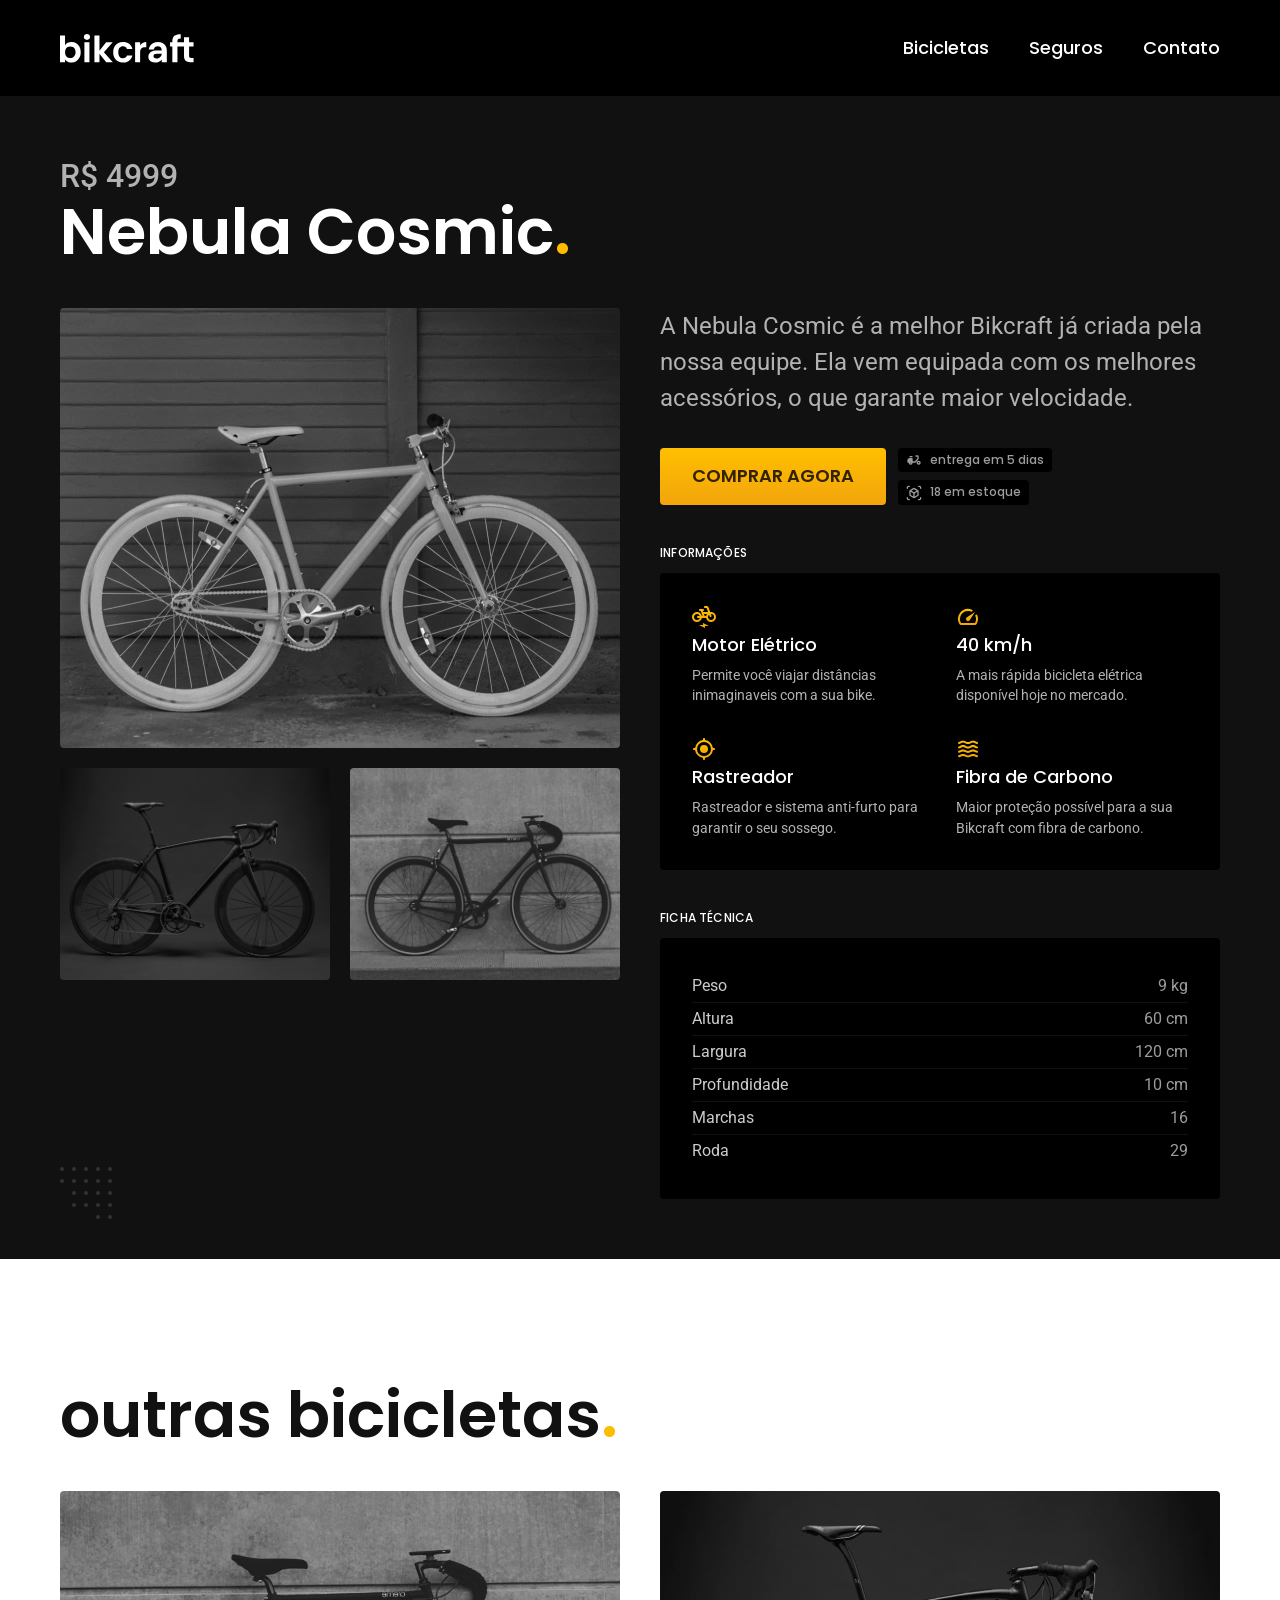
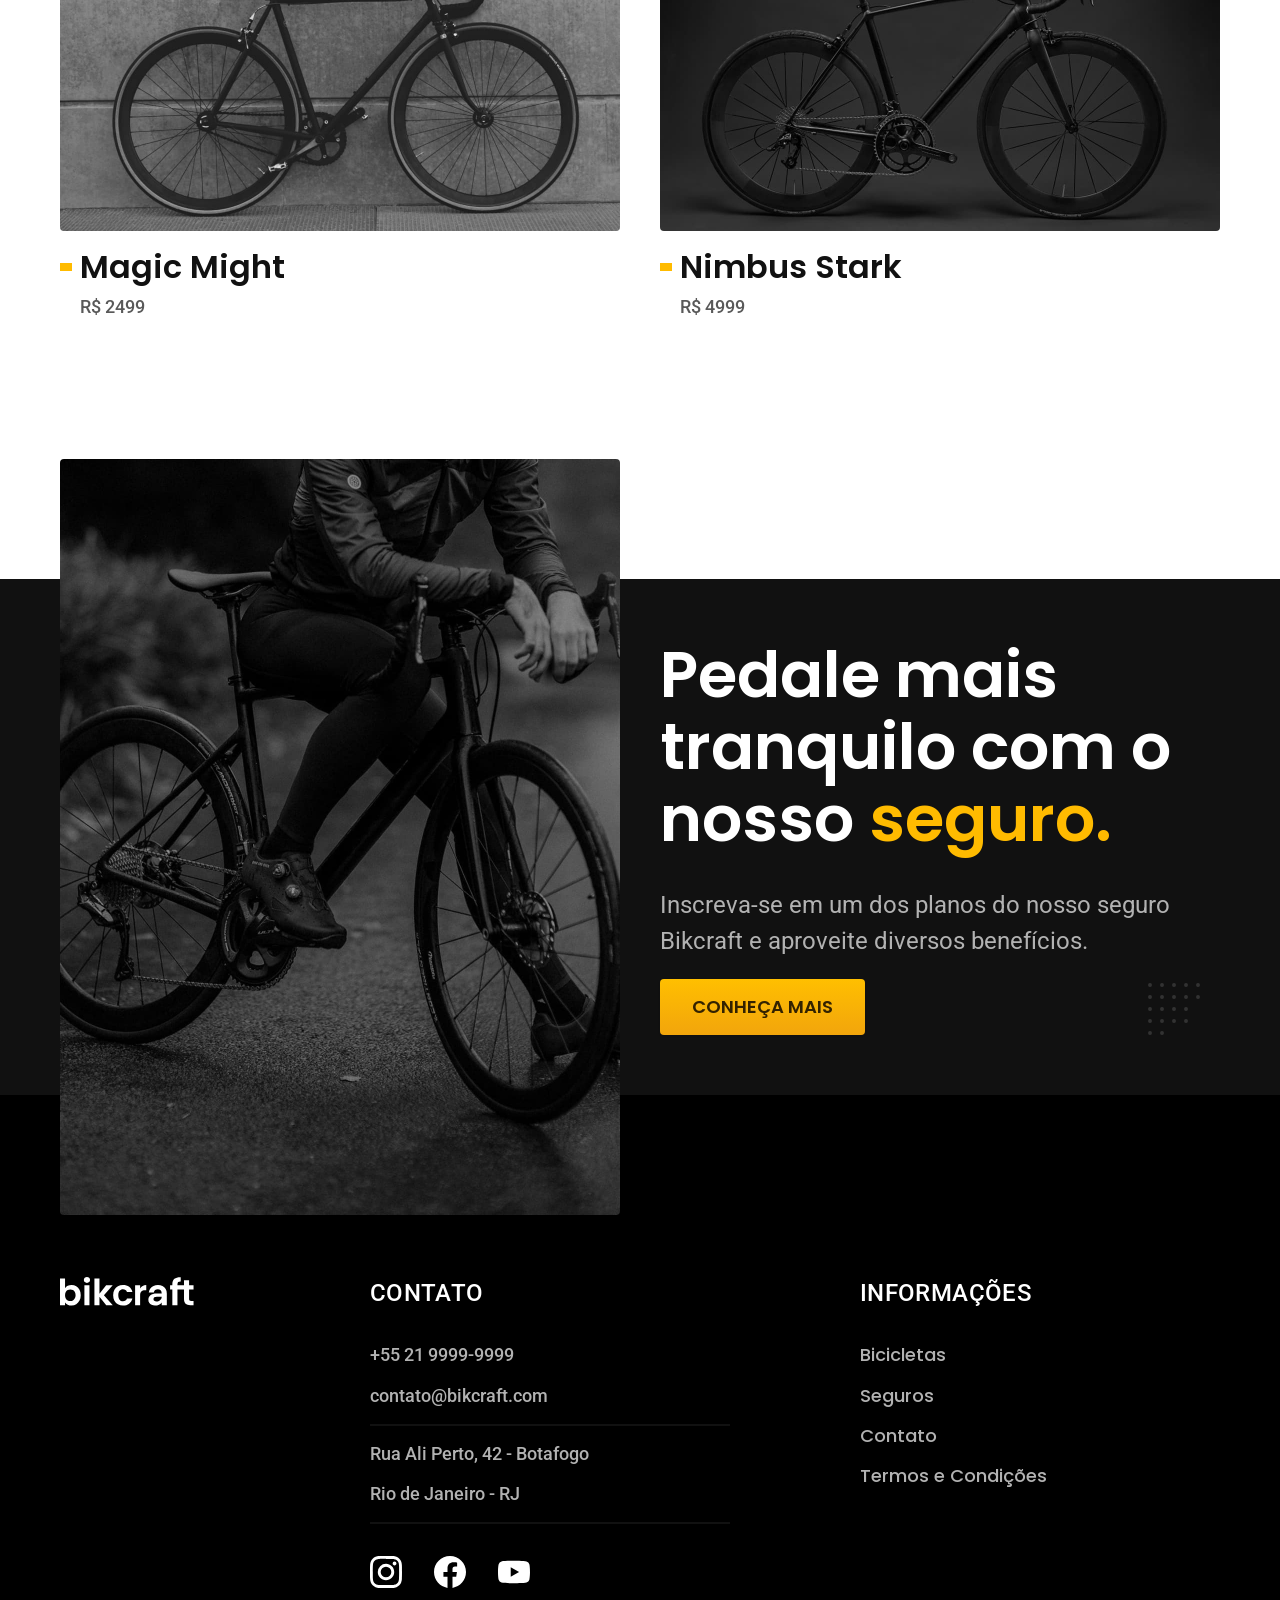
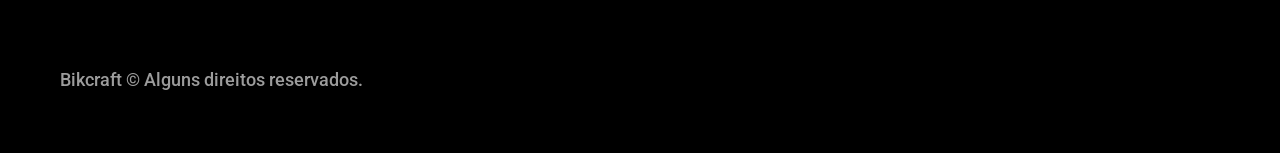
<file: projetos/bikcraft-final/bicicletas/nebula.html>
<!DOCTYPE html>
<html lang="pt-br">

<head>
  <meta charset="UTF-8">
  <meta name="viewport" content="width=device-width, initial-scale=1.0">
  <title>Nebula | Bikcraft</title>
  <meta name="description" content="Bicicletas elétricas de alta precisão e qualidade,  feitas sob medida para o cliente. Explore o mundo na sua velocidade com a Bikcraft.">

  <link rel="icon" href="./favicon.svg" type="image/svg+xml">

  <link href="../css/style.css" rel="preload" as="style">
  <link href="../css/style.css" rel="stylesheet">

  <link rel="preconnect" href="https://fonts.googleapis.com">
  <link rel="preconnect" href="https://fonts.gstatic.com" crossorigin>
  <link href="https://fonts.googleapis.com/css2?family=Merriweather:ital,wght@1,900&family=Poppins:wght@500;600&family=Roboto:wght@400;500&display=swap" rel="stylesheet">
</head>

<body id="bicicleta">
  <header class="header-bg">
    <div class="header container">
      <a href="../">
        <img src="../img/bikcraft.svg" alt="Bikcraft" width="136" height="32">
      </a>
      <nav aria-label="primaria">
        <ul class="header-menu font-1-m cor-0">
          <li><a href="../bicicletas.html">Bicicletas</a></li>
          <li><a href="../seguros.html">Seguros</a></li>
          <li><a href="../contato.html">Contato</a></li>
        </ul>
      </nav>
    </div>
  </header>

  <main class="bicicleta-bg">
    <div class="bicicleta container">
      <div class="bicicleta-titulo">
        <span class="font-2-xl cor-5">R$ 4999</span>
        <h1 class="font-1-xxl cor-0">Nebula Cosmic<span class="cor-p1">.</span></h1>
      </div>
      <div class="bicicleta-imagens">
        <img src="../img/bicicleta/nimbus3.jpg" alt="Bicicleta branca" width="560" height="440">
        <img src="../img/bicicleta/nimbus1.jpg" alt="Bicicleta preta" width="1120" height="880">
        <img src="../img/bicicleta/nimbus2.jpg" alt="Bicicleta preta" width="560" height="440">
      </div>
      <div class="bicicleta-conteudo">
        <p class="font-2-l cor-5">A Nebula Cosmic é a melhor Bikcraft já criada pela nossa equipe. Ela vem equipada com os melhores acessórios, o que garante maior velocidade.</p>
        <div class="bicicleta-comprar">
          <a class="botao" href="../orcamento.html?tipo=bikcraft&produto=nebula">Comprar Agora</a>
          <span class="font-1-xs cor-6"><img src="../img/icones/entrega.svg" alt=""> entrega em 5 dias</span>
          <span class="font-1-xs cor-6"><img src="../img/icones/estoque.svg" alt=""> 18 em estoque</span>
        </div>
        <h2 class="font-1-xs cor-0">Informações</h2>
        <ul class="bicicleta-informacoes">
          <li>
            <img src="../img/icones/eletrica.svg" alt="">
            <h3 class="font-1-m cor-0">Motor Elétrico</h3>
            <p class="font-2-xs cor-5">Permite você viajar distâncias inimaginaveis com a sua bike.</p>
          </li>
          <li>
            <img src="../img/icones/velocidade.svg" alt="">
            <h3 class="font-1-m cor-0">40 km/h</h3>
            <p class="font-2-xs cor-5">A mais rápida bicicleta elétrica disponível hoje no mercado.</p>
          </li>
          <li>
            <img src="../img/icones/rastreador.svg" alt="">
            <h3 class="font-1-m cor-0">Rastreador</h3>
            <p class="font-2-xs cor-5">Rastreador e sistema anti-furto para garantir o seu sossego.</p>
          </li>
          <li>
            <img src="../img/icones/carbono.svg" alt="">
            <h3 class="font-1-m cor-0">Fibra de Carbono</h3>
            <p class="font-2-xs cor-5">Maior proteção possível para a sua Bikcraft com fibra de carbono.</p>
          </li>
        </ul>
        <h2 class="font-1-xs cor-0">Ficha Técnica</h2>
        <ul class="bicicleta-ficha font-2-s cor-4">
          <li>Peso <span>9 kg</span></li>
          <li>Altura <span>60 cm</span></li>
          <li>Largura <span>120 cm</span></li>
          <li>Profundidade <span>10 cm</span></li>
          <li>Marchas <span>16</span></li>
          <li>Roda <span>29</span></li>
        </ul>
      </div>
    </div>
  </main>

  <article class="bicicletas-lista container">
    <h2 class="font-1-xxl">outras bicicletas<span class="cor-p1">.</span></h2>

    <ul>
      <li>
        <a href="./magic.html">
          <img src="../img/bicicletas/magic.jpg" alt="Bicicleta preta">
          <h3 class="font-1-xl">Magic Might</h3>
          <span class="font-2-m cor-8">R$ 2499</span>
        </a>
      </li>
      <li>
        <a href="./nimbus.html">
          <img src="../img/bicicletas/nimbus.jpg" alt="Bicicleta preta">
          <h3 class="font-1-xl">Nimbus Stark</h3>
          <span class="font-2-m cor-8">R$ 4999</span>
        </a>
      </li>
    </ul>
  </article>

  <article class="seguro-bg">
    <div class="seguro container">
      <div class="seguro-imagem">
        <img src="../img/fotos/seguros.jpg" alt="Pessoa parada em cima de uma bicicleta">
      </div>
      <div class="seguro-conteudo">
        <h2 class="font-1-xxl cor-0">Pedale mais tranquilo com o nosso <span class="cor-p1">seguro.</span></h2>
        <p class="font-2-l cor-5">Inscreva-se em um dos planos do nosso seguro Bikcraft e aproveite diversos benefícios.</p>
        <a class="botao" href="../seguros.html">Conheça Mais</a>
      </div>
    </div>
  </article>

  <footer class="footer-bg">
    <div class="footer container">
      <img src="../img/bikcraft.svg" alt="Bikcraft">
      <div class="footer-contato">
        <h3 class="font-2-l-b cor-0">Contato</h3>
        <ul class="font-2-m cor-5">
          <li>+55 21 9999-9999</li>
          <li>contato@bikcraft.com</li>
          <li>Rua Ali Perto, 42 - Botafogo</li>
          <li>Rio de Janeiro - RJ</li>
        </ul>
        <div class="footer-redes">
          <a href="./"><img src="../img/redes/instagram.svg" alt="Instagram"></a>
          <a href="./"><img src="../img/redes/facebook.svg" alt="Facebook"></a>
          <a href="./"><img src="../img/redes/youtube.svg" alt="Youtube"></a>
        </div>
      </div>
      <div class="footer-informacoes">
        <h3 class="font-2-l-b cor-0">Informações</h3>
        <nav>
          <ul class="font-1-m cor-5">
            <li><a href="../bicicletas.html">Bicicletas</a></li>
            <li><a href="../seguros.html">Seguros</a></li>
            <li><a href="../contato.html">Contato</a></li>
            <li><a href="../termos.html">Termos e Condições</a></li>
          </ul>
        </nav>
      </div>
      <p class="font-2-m cor-6 footer-copy">Bikcraft © Alguns direitos reservados.</p>
    </div>
  </footer>

  <script src="../js/script.js"></script>
</body>

</html>
</file>
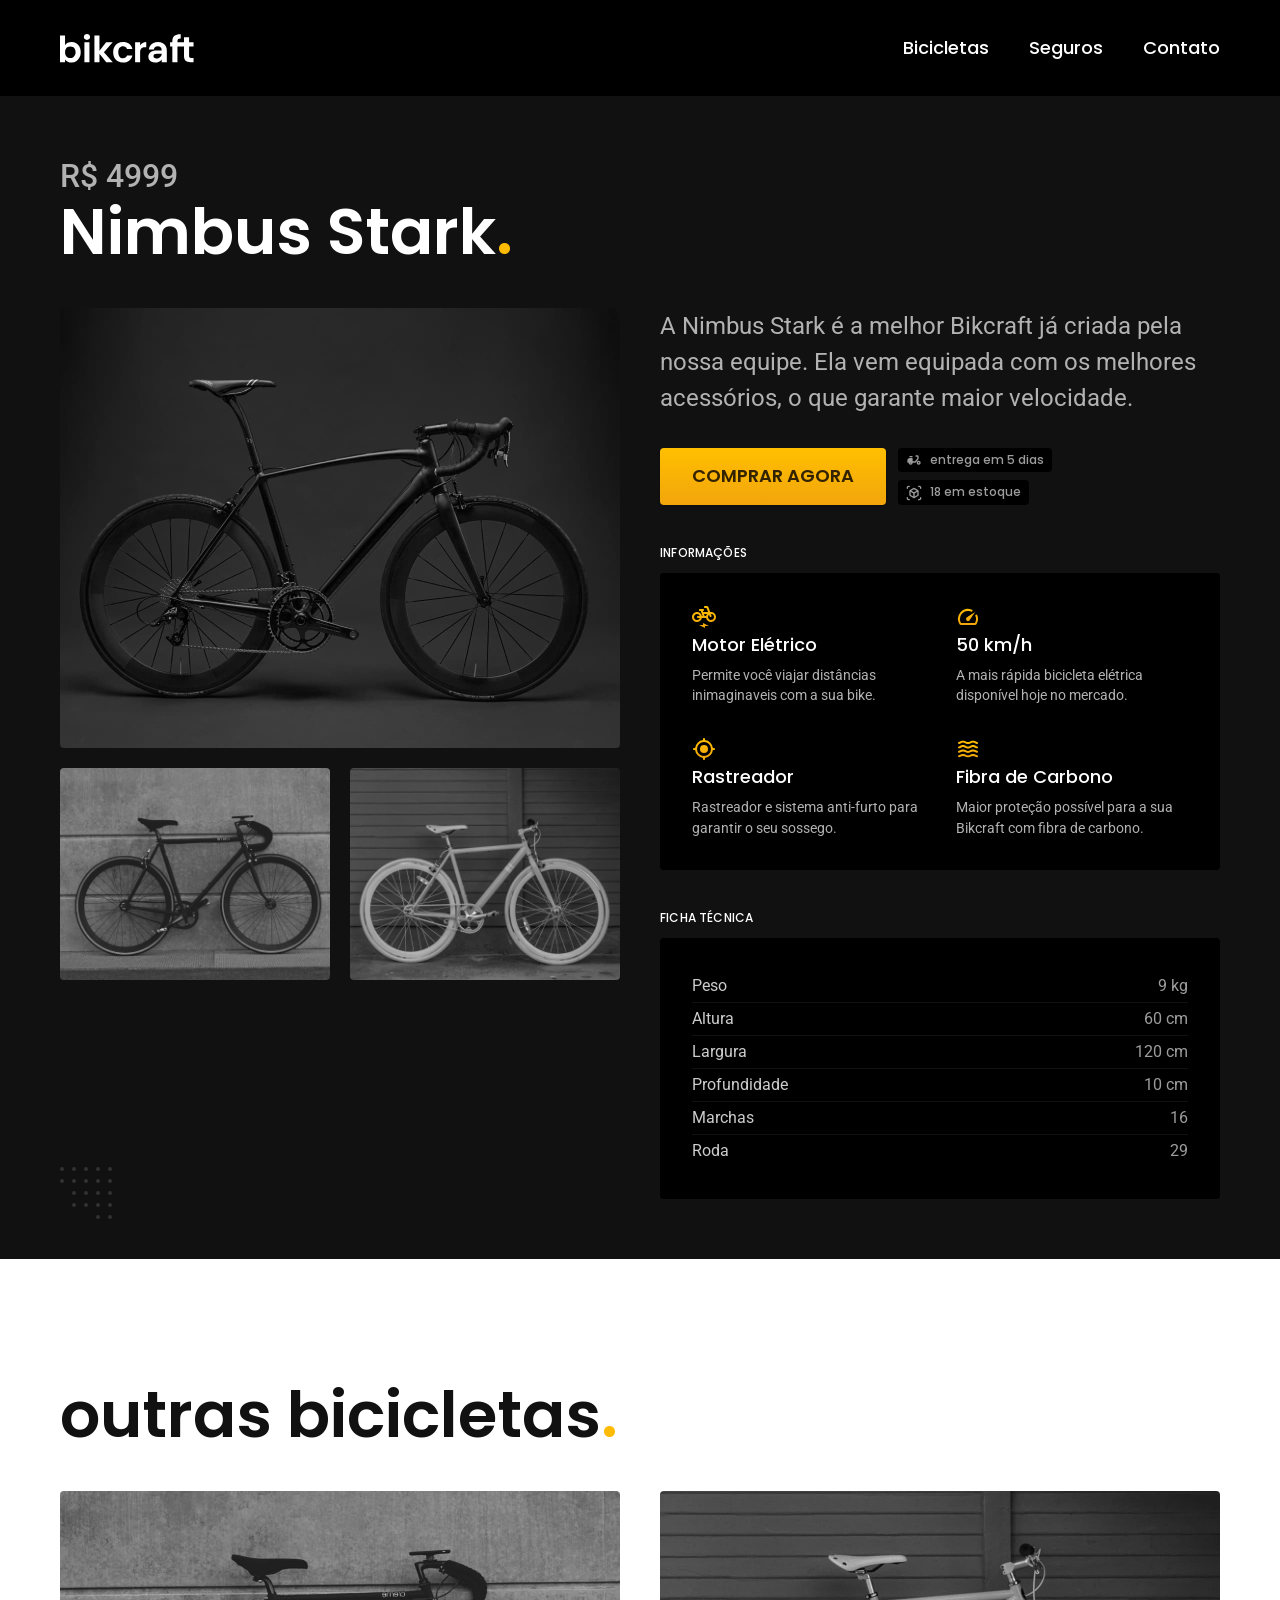
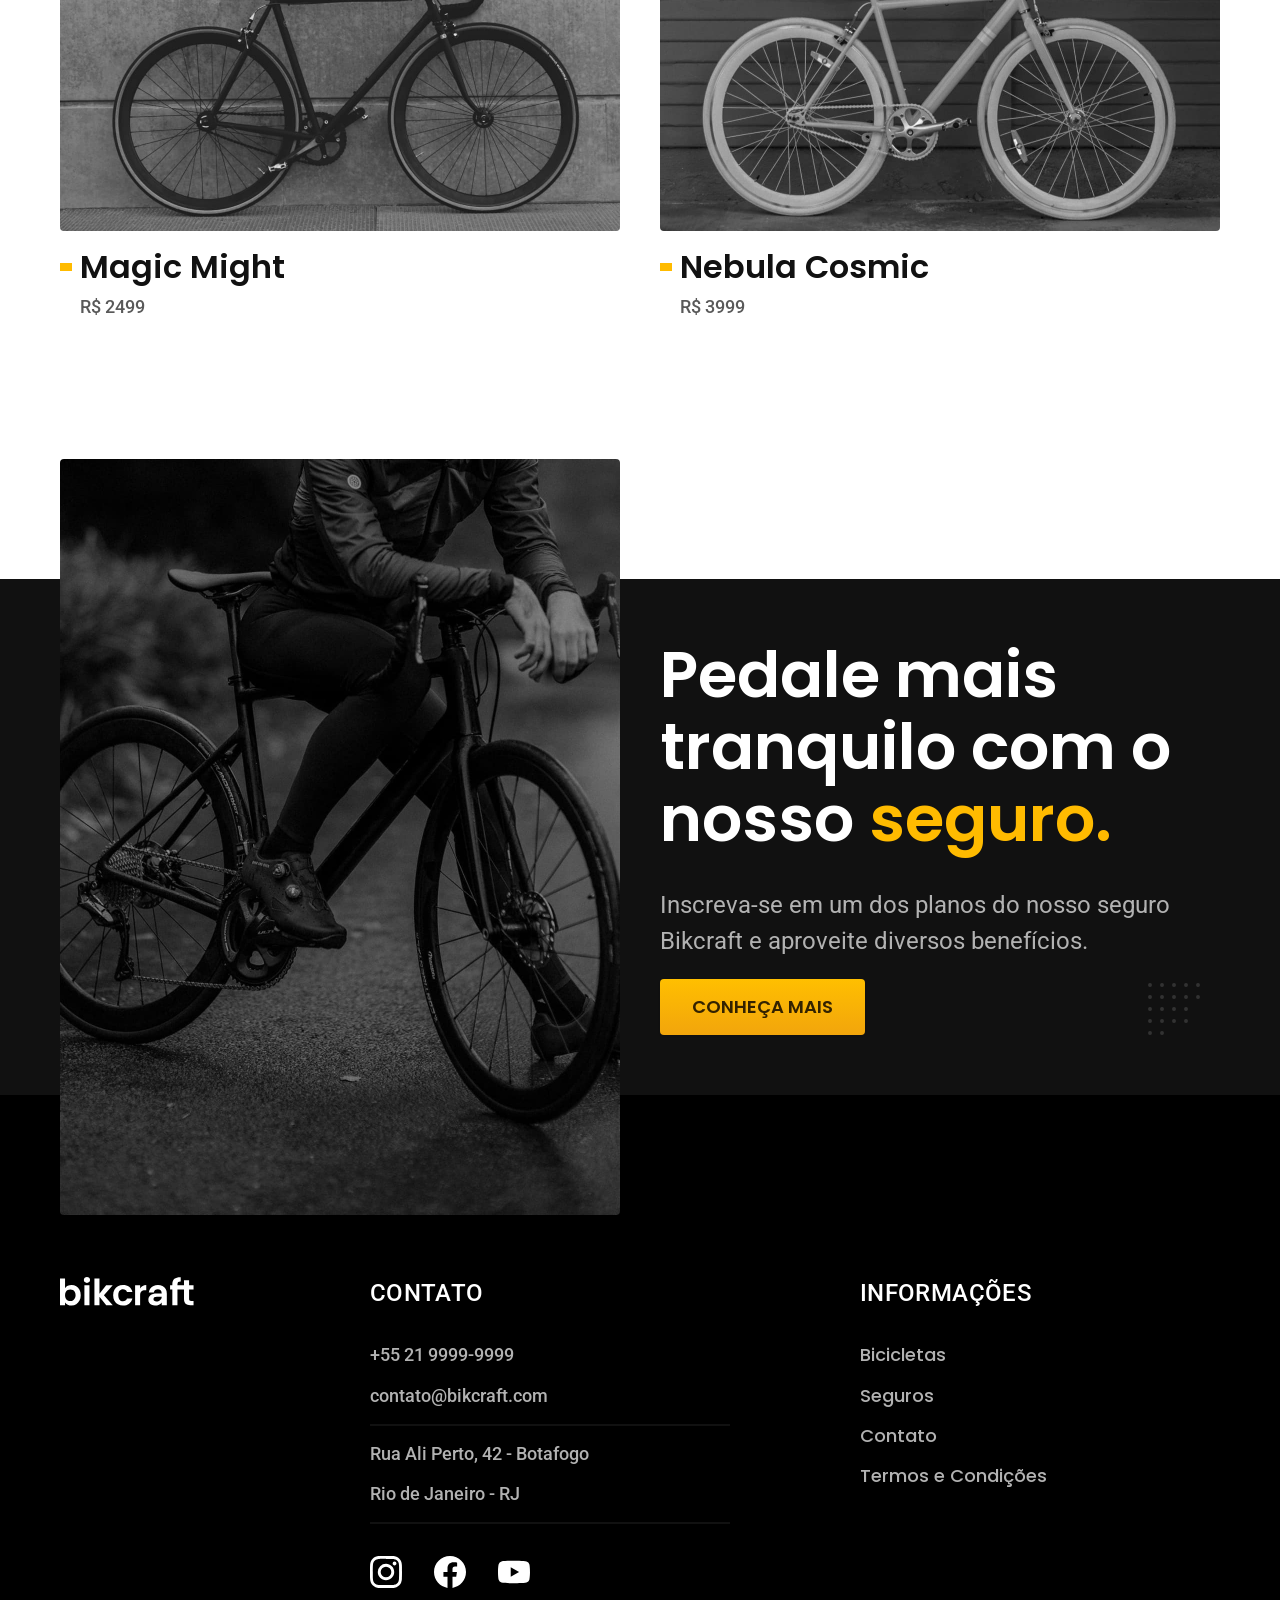
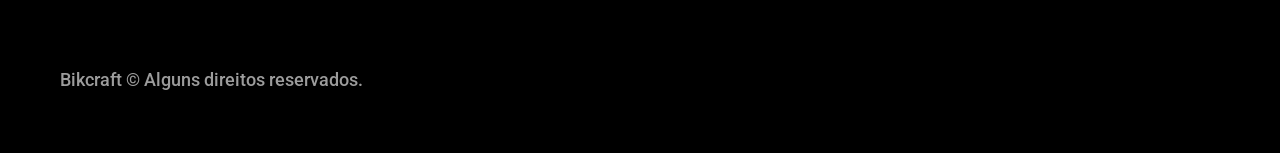
<file: projetos/bikcraft-final/bicicletas/nimbus.html>
<!DOCTYPE html>
<html lang="pt-br">

<head>
  <meta charset="UTF-8">
  <meta name="viewport" content="width=device-width, initial-scale=1.0">
  <title>Nimbus | Bikcraft</title>
  <meta name="description" content="Bicicletas elétricas de alta precisão e qualidade,  feitas sob medida para o cliente. Explore o mundo na sua velocidade com a Bikcraft.">

  <link rel="icon" href="./favicon.svg" type="image/svg+xml">

  <link href="../css/style.css" rel="preload" as="style">
  <link href="../css/style.css" rel="stylesheet">

  <link rel="preconnect" href="https://fonts.googleapis.com">
  <link rel="preconnect" href="https://fonts.gstatic.com" crossorigin>
  <link href="https://fonts.googleapis.com/css2?family=Merriweather:ital,wght@1,900&family=Poppins:wght@500;600&family=Roboto:wght@400;500&display=swap" rel="stylesheet">
</head>

<body id="bicicleta">
  <header class="header-bg">
    <div class="header container">
      <a href="../">
        <img src="../img/bikcraft.svg" alt="Bikcraft" width="136" height="32">
      </a>
      <nav aria-label="primaria">
        <ul class="header-menu font-1-m cor-0">
          <li><a href="../bicicletas.html">Bicicletas</a></li>
          <li><a href="../seguros.html">Seguros</a></li>
          <li><a href="../contato.html">Contato</a></li>
        </ul>
      </nav>
    </div>
  </header>

  <main class="bicicleta-bg">
    <div class="bicicleta container">
      <div class="bicicleta-titulo">
        <span class="font-2-xl cor-5">R$ 4999</span>
        <h1 class="font-1-xxl cor-0">Nimbus Stark<span class="cor-p1">.</span></h1>
      </div>
      <div class="bicicleta-imagens">
        <img src="../img/bicicleta/nimbus1.jpg" alt="Bicicleta preta" width="560" height="440">
        <img src="../img/bicicleta/nimbus2.jpg" alt="Bicicleta branca" width="560" height="440">
        <img src="../img/bicicleta/nimbus3.jpg" alt="Bicicleta preta" width="560" height="440">
      </div>
      <div class="bicicleta-conteudo">
        <p class="font-2-l cor-5">A Nimbus Stark é a melhor Bikcraft já criada pela nossa equipe. Ela vem equipada com os melhores acessórios, o que garante maior velocidade.</p>
        <div class="bicicleta-comprar">
          <a class="botao" href="../orcamento.html?tipo=bikcraft&produto=nimbus">Comprar Agora</a>
          <span class="font-1-xs cor-6"><img src="../img/icones/entrega.svg" alt=""> entrega em 5 dias</span>
          <span class="font-1-xs cor-6"><img src="../img/icones/estoque.svg" alt=""> 18 em estoque</span>
        </div>
        <h2 class="font-1-xs cor-0">Informações</h2>
        <ul class="bicicleta-informacoes">
          <li>
            <img src="../img/icones/eletrica.svg" alt="">
            <h3 class="font-1-m cor-0">Motor Elétrico</h3>
            <p class="font-2-xs cor-5">Permite você viajar distâncias inimaginaveis com a sua bike.</p>
          </li>
          <li>
            <img src="../img/icones/velocidade.svg" alt="">
            <h3 class="font-1-m cor-0">50 km/h</h3>
            <p class="font-2-xs cor-5">A mais rápida bicicleta elétrica disponível hoje no mercado.</p>
          </li>
          <li>
            <img src="../img/icones/rastreador.svg" alt="">
            <h3 class="font-1-m cor-0">Rastreador</h3>
            <p class="font-2-xs cor-5">Rastreador e sistema anti-furto para garantir o seu sossego.</p>
          </li>
          <li>
            <img src="../img/icones/carbono.svg" alt="">
            <h3 class="font-1-m cor-0">Fibra de Carbono</h3>
            <p class="font-2-xs cor-5">Maior proteção possível para a sua Bikcraft com fibra de carbono.</p>
          </li>
        </ul>
        <h2 class="font-1-xs cor-0">Ficha Técnica</h2>
        <ul class="bicicleta-ficha font-2-s cor-4">
          <li>Peso <span>9 kg</span></li>
          <li>Altura <span>60 cm</span></li>
          <li>Largura <span>120 cm</span></li>
          <li>Profundidade <span>10 cm</span></li>
          <li>Marchas <span>16</span></li>
          <li>Roda <span>29</span></li>
        </ul>
      </div>
    </div>
  </main>

  <article class="bicicletas-lista container">
    <h2 class="font-1-xxl">outras bicicletas<span class="cor-p1">.</span></h2>
    <ul>
      <li>
        <a href="./magic.html">
          <img src="../img/bicicletas/magic.jpg" alt="Bicicleta preta">
          <h3 class="font-1-xl">Magic Might</h3>
          <span class="font-2-m cor-8">R$ 2499</span>
        </a>
      </li>
      <li>
        <a href="./nebula.html">
          <img src="../img/bicicletas/nebula.jpg" alt="Bicicleta branca">
          <h3 class="font-1-xl">Nebula Cosmic</h3>
          <span class="font-2-m cor-8">R$ 3999</span>
        </a>
      </li>
    </ul>
  </article>

  <article class="seguro-bg">
    <div class="seguro container">
      <div class="seguro-imagem">
        <img src="../img/fotos/seguros.jpg" alt="Pessoa parada em cima de uma bicicleta">
      </div>
      <div class="seguro-conteudo">
        <h2 class="font-1-xxl cor-0">Pedale mais tranquilo com o nosso <span class="cor-p1">seguro.</span></h2>
        <p class="font-2-l cor-5">Inscreva-se em um dos planos do nosso seguro Bikcraft e aproveite diversos benefícios.</p>
        <a class="botao" href="../seguros.html">Conheça Mais</a>
      </div>
    </div>
  </article>

  <footer class="footer-bg">
    <div class="footer container">
      <img src="../img/bikcraft.svg" alt="Bikcraft">
      <div class="footer-contato">
        <h3 class="font-2-l-b cor-0">Contato</h3>
        <ul class="font-2-m cor-5">
          <li>+55 21 9999-9999</li>
          <li>contato@bikcraft.com</li>
          <li>Rua Ali Perto, 42 - Botafogo</li>
          <li>Rio de Janeiro - RJ</li>
        </ul>
        <div class="footer-redes">
          <a href="./"><img src="../img/redes/instagram.svg" alt="Instagram"></a>
          <a href="./"><img src="../img/redes/facebook.svg" alt="Facebook"></a>
          <a href="./"><img src="../img/redes/youtube.svg" alt="Youtube"></a>
        </div>
      </div>
      <div class="footer-informacoes">
        <h3 class="font-2-l-b cor-0">Informações</h3>
        <nav>
          <ul class="font-1-m cor-5">
            <li><a href="../bicicletas.html">Bicicletas</a></li>
            <li><a href="../seguros.html">Seguros</a></li>
            <li><a href="../contato.html">Contato</a></li>
            <li><a href="../termos.html">Termos e Condições</a></li>
          </ul>
        </nav>
      </div>
      <p class="font-2-m cor-6 footer-copy">Bikcraft © Alguns direitos reservados.</p>
    </div>
  </footer>

  <script src="../js/script.js"></script>
</body>

</html>
</file>
<file: css/style.css>
@import "./global.css";
@import "./header.css";
@import "./introducao.css";
@import "./experiencia.css";
@import "./formacao.css";
@import "./footer.css";
</file>
<file: projetos/bikcraft-final/css/style.css>
@import "./global/global.css";

/* Utilidades */
@import "./utilidades/tipografia.css";
@import "./utilidades/cores.css";
@import "./utilidades/componentes.css";
@import "./utilidades/formulario.css";
/* @import "./utilidades/simple-anime.css"; */

/* Header e Footer */
@import "./global/header.css";
@import "./global/footer.css";

/* Home */
@import "./home/introducao.css";
@import "./home/tecnologia.css";
@import "./home/parceiros.css";
@import "./home/depoimento.css";

/* Seguros */
@import "./seguros/seguros.css";
@import "./seguros/vantagens.css";
@import "./seguros/perguntas.css";

/* Biciletas */
@import "./bicicletas/bicicletas.css";
@import "./bicicletas/bicicletas-lista.css";

/* Bicileta */
@import "./bicicleta/bicicleta.css";
@import "./bicicleta/seguro.css";

/* Contato */
@import "./contato/contato.css";
@import "./contato/lojas.css";

/* Orçamento */
@import "./orcamento/orcamento.css";

/* Termos */
@import "./termos/termos.css";
</file>
<file: projetos/brafe-1-flexbox/css/style.css>
/* Reset */

body, h1, h2, h3, p, ul {
	padding: 0px;
	margin: 0px;
}

body {
	font-family: Georgia, serif;
	color: #252525;
}

* {
	box-sizing: border-box;
}

.container {
	display: flex;
	max-width: 960px;
	margin: 0 auto;
}

@media (max-width: 739px) {
	.container {
		flex-direction: column;
		max-width: 300px;
	}
}

/* Menu */

.menu {
	background: #252525;
	padding: 15px 0;
}

.menu-nav a {
	text-decoration: none;
	color: #fff;
	font-size: 1.125em;
}

.menu-logo {
	margin: 0 10px;
}

.menu-nav {
	flex: 1;
	margin: 0 10px;
	align-self: center;
}

.menu-nav ul {
	float: right;
	display: flex;
	list-style: none;
}

.menu-nav ul li a {
	padding: 10px;
}

@media (max-width: 739px) {
	.menu-nav {
		margin: 0px;
	}
	.menu-logo {
		margin: 0px;
	}
	.menu-nav ul li a {
		padding-left: 0px;
	}
}


/* Intro */

.intro {
	background: url('../img/bg-intro.jpg') no-repeat center center;
	background-size: cover;
	color: #fff;
	padding: 150px 0;
	text-align: center;
}

@media (max-width: 739px) {
	.intro {
		padding: 60px 0;
	}
}

.intro h1 {
	text-transform: uppercase;
	font-size: 3em;
}

.intro h1::after {
	content: '';
	display: block;
	width: 20px;
	height: 4px;
	background: #fff;
	margin: 10px auto;
}

.intro p {
	font-style: italic;
	font-size: 1.125em;
}

/* Sobre */

.sobre {
	padding: 60px 0;
}

.sobre h2 {
	font-size: 2.25em;
	text-align: center;
	margin-bottom: 60px;
}

.sobre-item {
	flex: 1;
	margin: 0 10px;
}

@media (max-width: 739px) {
	.sobre-item {
		margin-left: 0px;
		margin-right: 0px;
	}
}

.sobre-item img {
	display: block;
	max-width: 100%;
}

.sobre-item h3 {
	font-size: 2.25em;
	line-height: 1em;
	background: #252525;
	color: #fff;
	font-style: italic;
	font-weight: normal;
	text-align: center;
	position: relative;
	width: 220px;
	padding: 5px 0 10px 0;
	top: -25px;
}

.sobre > p {
	font-size: 1.125em;
	line-height: 1.4em;
	font-style: italic;
	margin: 20px auto;
	max-width: 460px;
	text-align: center;
}

/* Produtos */

.produtos {
	background: #e7e4d8;
	border-top: 3px solid #d6d3c8;
	border-bottom: 3px solid #d6d3c8;
	padding: 60px 0;
}

.produtos-item {
	flex: 1;
	margin: 0 10px 40px 10px;
}

.produtos-item h2 {
	font-size: 2.25em;
	text-align: center;
	margin-bottom: 20px;
}

.produtos-item h2::before {
	content: '';
	display: block;
	width: 100px;
	height: 100px;
	background: currentColor;
	border-radius: 50%;
	border: 5px solid #e7e4d8;
	box-shadow: 0 0 0 5px currentColor;
	margin: 20px auto;
}

h2.produtos-paulista::before {
	color: #492901;
}

h2.produtos-carioca::before {
	color: #c17139;
}

h2.produtos-mineiro::before {
	color: #d7a54d;
}

.produtos-item p {
	font-size: 0.875em;
	line-height: 1.4em;
}

.produtos-btn {
	border: 3px solid #252525;
	color: #252525;
	text-decoration: none;
	text-align: center;
	font-size: 1.125em;
	font-weight: bold;
	text-transform: uppercase;
	display: block;
	width: 180px;
	padding: 15px 0;
	margin: 20px auto 0 auto;
}

@media (max-width: 739px) {
	.produtos-item {
		margin-left: 0px;
		margin-right: 0px;
	}
}

/* Locais */

.locais {
	padding: 60px 0;
}

.locais-item {
	margin-bottom: 40px;
}

.locais-img, .locais-info {
	flex: 1;
	margin: 0 10px;
}

.locais-img img {
	display: block;
	max-width: 100%;
}

.locais-item h2 {
	font-size: 2.25em;
	margin-bottom: 20px;
}

.locais-item p {
	font-size: 1.125em;
	line-height: 1.4em;
	max-width: 320px;
	margin-bottom: 40px;
}

.locais-item a {
	font-size: 1.125em;
	text-transform: uppercase;
	text-decoration: none;
	border: 3px solid;
	color: #252525;
	padding: 10px 20px;
}

@media (max-width: 739px) {
	.locais-img, .locais-info {
		margin-left: 0px;
		margin-right: 0px;
	}
}

/* Assine */

.assine {
	background: #e7e4d8;
	padding: 30px 0;
}

.assine-info {
	flex: 1;
	margin: 0 10px;
}

.assine-info h2 {
	font-size: 2.25em;
}

.assine-info p {
	font-size: 1.5em;
	font-style: italic;
}

.assine form {
	flex: 1;
	margin: 0 10px;
	display: flex;
	flex-wrap: wrap;
	align-content: flex-start;
}

.assine form label {
	display: none;
}

@media (max-width: 739px) {
	.assine-info {
		margin: 0 0 20px 0;
	}
	.assine form {
		margin: 0px;
	}
}

.assine input {
	flex: 1;
	align-self: flex-start;
	padding: 10px;
	border: 3px solid #252525;
	background: none;
	font-size: 1.5em;
	font-style: italic;
	font-family: Georgia, serif;
}

.assine button {
	flex: 1;
	padding: 13px;
	align-self: flex-start;
	background: #252525;
	border: none;
	font-family: Georgia, serif;
	text-transform: uppercase;
	font-size: 1.5em;
	color: #fff;
	cursor: pointer;
}

/*Footer*/

.footer {
	background: #d6d3c8;
	padding: 40px 0;
}

.footer p {
	font-size: 1.125em;
	line-height: 1.4em;
	margin: 0 10px;
	flex: 1;
}

.footer-img {
	margin: 0 10px;
}

@media (max-width: 739px) {
	.footer-img, .footer p {
		margin: 10px 0px;
	}
}
</file>
<file: projetos/results-summary-component-main/source/style.css>
body,
h1,
h2,
p {
  margin: 0px;
}

a {
  text-decoration: none;
}
body {
  height: 700px;
  background: hsl(221, 100%, 96%);
  font-family: "Hanken Grotesk", sans-serif;
}

main {
  display: grid;
  grid-template-columns: 300px 300px;
  height: 700px;
  justify-content: center;
  align-content: center;
}

.borda {
  border: 2px solid greenyellow;
}

.c-1 {
  background-image: linear-gradient(hsl(252, 100%, 67%), hsl(241, 81%, 54%));
  padding: 20px;
  display: grid;
  grid-template-columns: 1fr;
  gap: 20px;
  align-items: start;
  justify-items: center;
  border-bottom-left-radius: 20px;
  border-top-left-radius: 20px;
  text-align: center;
}
.c-1 h2 {
  font-size: 24px;
  color: #fff;
}

.c-1 h1 {
  color: hsl(241, 100%, 89%);
}

.c-1 p {
  color: #bab6fa;
}

.circle {
  border-radius: 82%;
  text-align: center;
  background-image: linear-gradient(
    hsla(256, 72%, 46%, 1),
    hsla(241, 72%, 46%, 0)
  );
  height: 150px;
  width: 150px;
  text-align: center;
}

.p-76 {
  font-size: 64px;
  display: block;
  color: #fff;
  margin-top: 25px;
  font-family: "Hanken Grotesk", sans-serif;
  font-weight: 500;
}

.p-of {
  font-family: "Hanken Grotesk", sans-serif;
  font-weight: 700;
  color: #8476fb;
}

.c-2 {
  display: grid;
  gap: 20px;
  padding: 20px;
  background: #fff;
  border-bottom-right-radius: 20px;
  border-top-right-radius: 20px;
}

.c-2 h1 {
  color: #373d4d;
}

.icon-flex {
  display: flex;
  gap: 5px;
}

.icon-grid {
  display: flex;
  gap: 50px;
  align-items: center;
  justify-content: space-between;
}

.icon-flex span {
  place-self: center;
}

.icon-grid:nth-child(2) {
  background: #fff6f5;
  color: #dc6261;
  padding: 10px;
  border-radius: 5px;
}

.icon-grid:nth-child(3) {
  background: #fffbf2;
  color: #f3c163;
  padding: 10px;
  border-radius: 5px;
}

.icon-grid:nth-child(4) {
  background: #f2fbfa;
  color: #43aa90;
  padding: 10px;
  border-radius: 5px;
}

.icon-grid:nth-child(5) {
  background: #f3f3fd;
  color: #1d299a;
  padding: 10px;
  border-radius: 5px;
}

.btn-continue {
  text-align: center;
  padding: 10px;
  color: #faf6ff;
  border-radius: 20px;
  background-image: linear-gradient(hsl(252, 100%, 67%), hsl(241, 81%, 54%));
  transition: 2.7s;
}
.icon-grid span {
  color: #a6a5a3;
}

.btn-continue:hover {
  background: #303a5a;
}
strong {
  font-weight: 800;
  color: #656c7e;
}

@media (max-width: 600px) {
  main {
    grid-template-columns: 1fr;
  }
}
</file>
